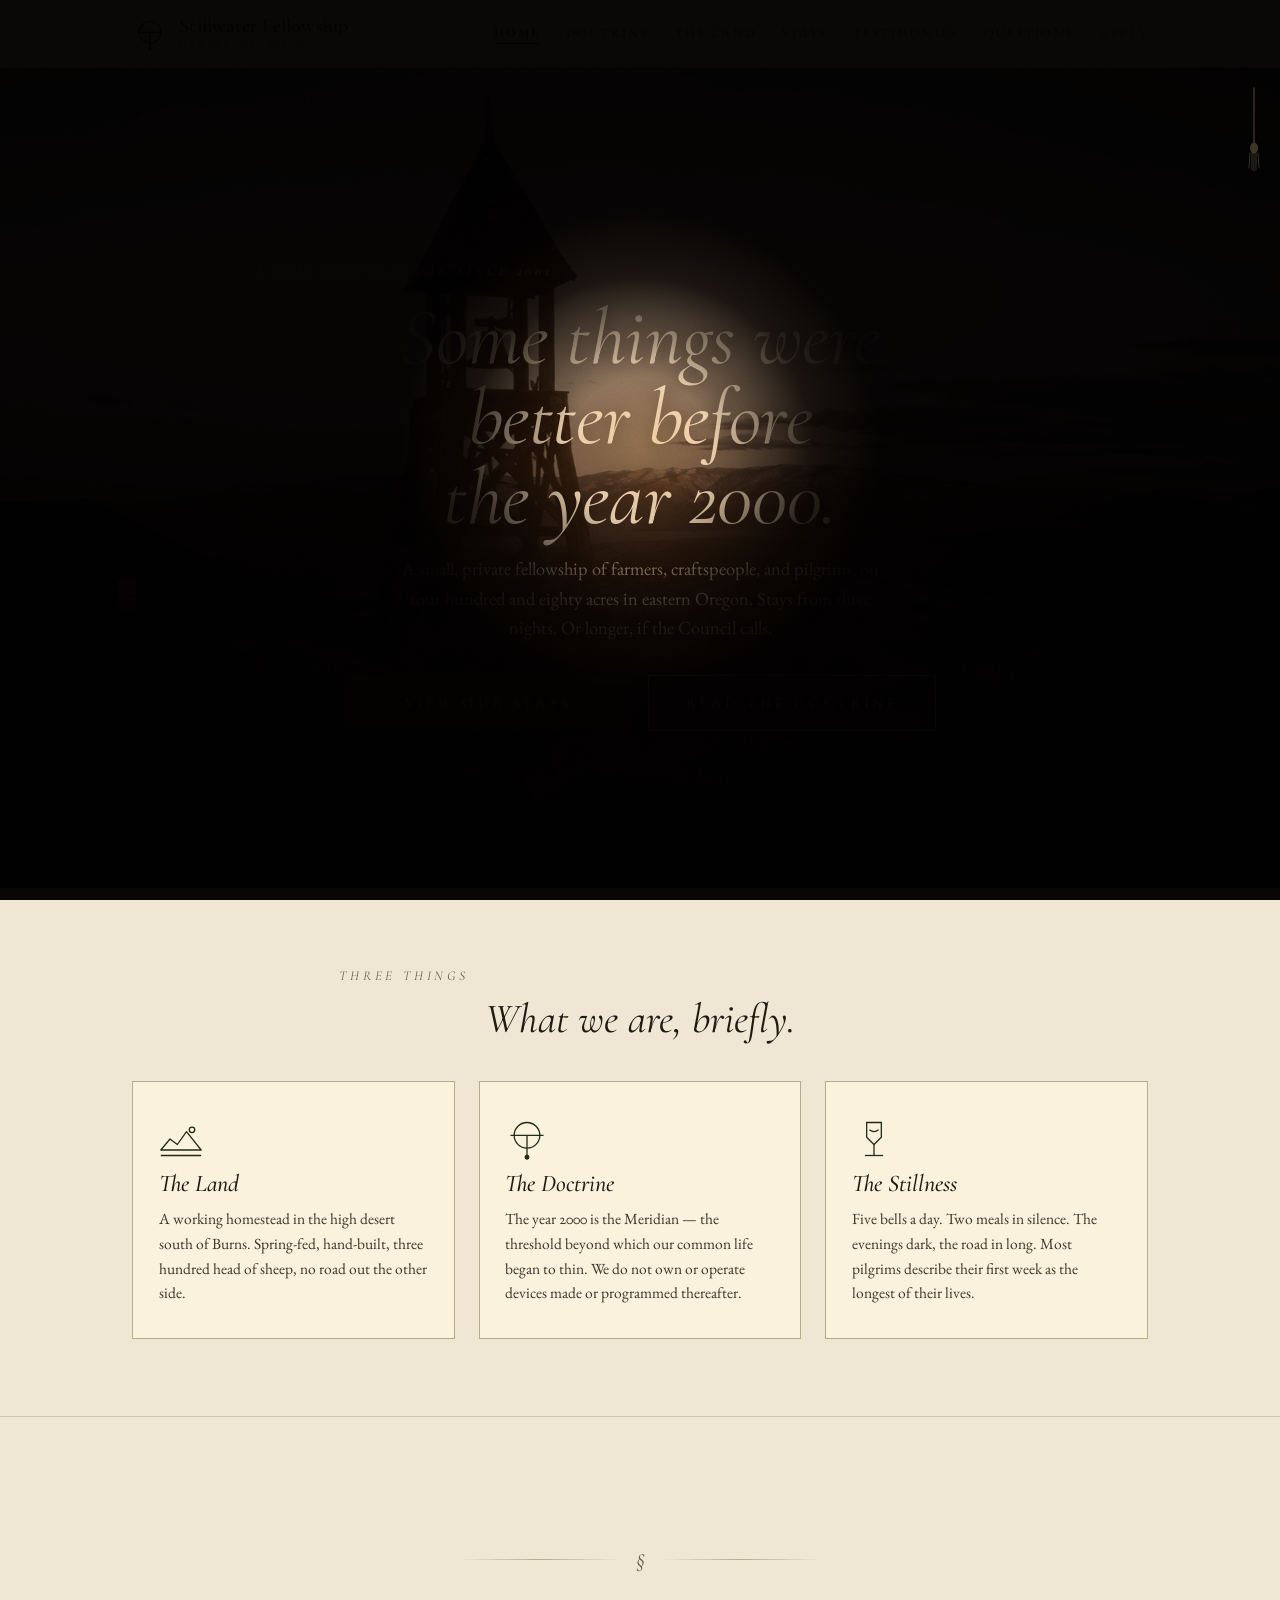
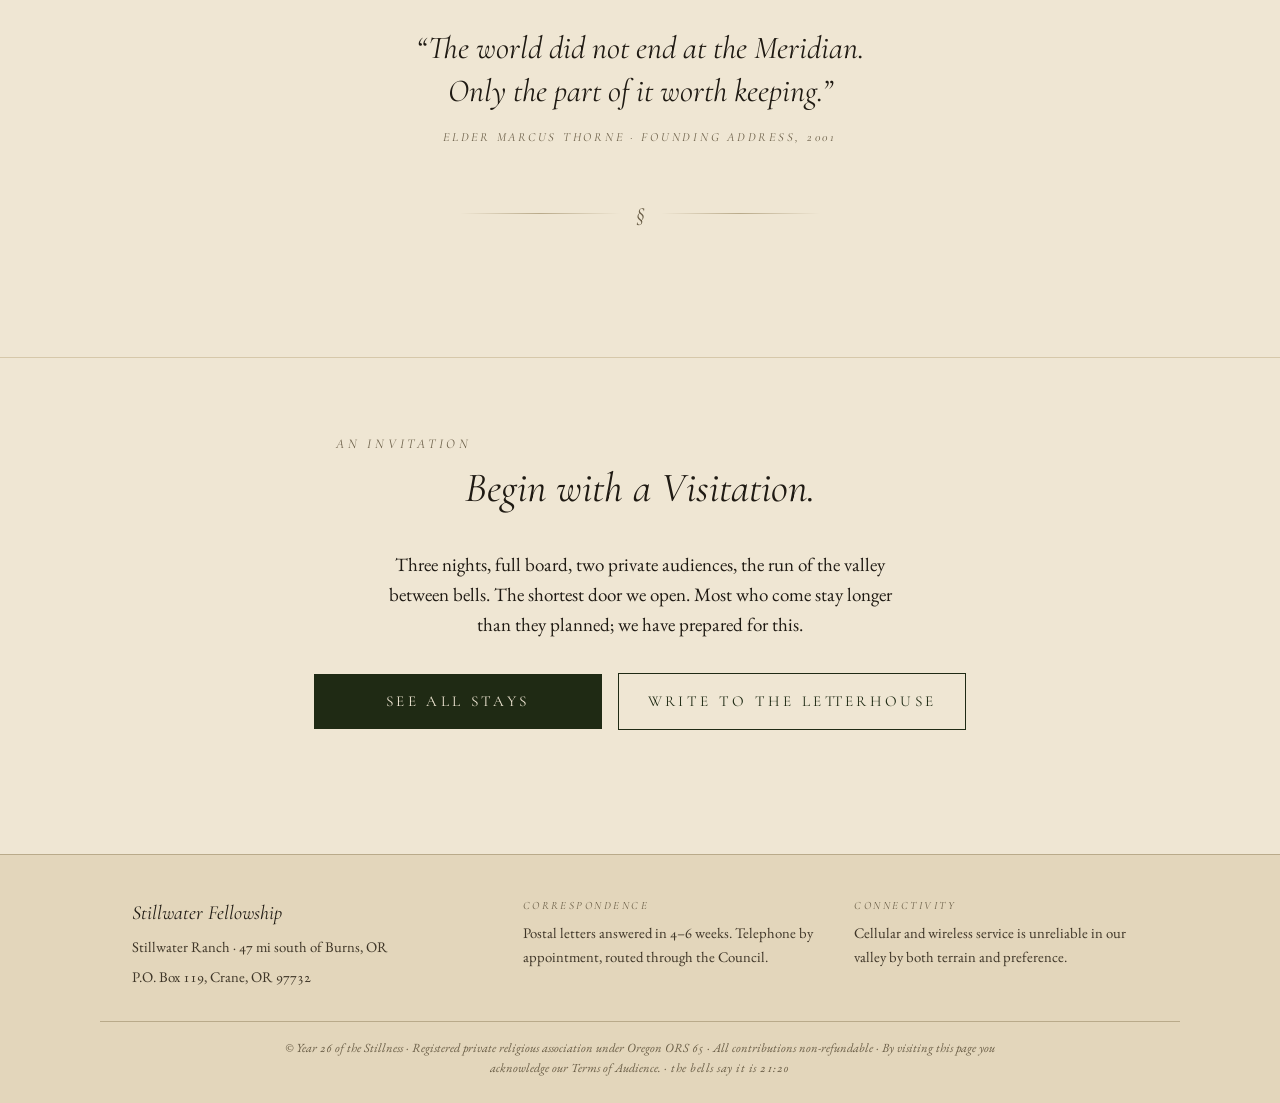
<file: index.html>
<!DOCTYPE html>
<html lang="en">
<head>
<meta charset="utf-8">
<meta name="viewport" content="width=device-width, initial-scale=1, viewport-fit=cover">
<meta name="theme-color" content="#1f1a13">
<title>The Stillwater Fellowship — Harney County, Oregon</title>
<meta name="description" content="A small, private fellowship in eastern Oregon keeping a calendar set before the year 2000.">
<link rel="stylesheet" href="styles.css">
<link rel="icon" href="data:image/svg+xml,%3Csvg xmlns='http://www.w3.org/2000/svg' viewBox='0 0 40 40'%3E%3Crect width='40' height='40' fill='%23efe6d3'/%3E%3Ccircle cx='20' cy='18' r='12' fill='none' stroke='%231f2a14' stroke-width='1.5'/%3E%3Cline x1='6' y1='18' x2='34' y2='18' stroke='%231f2a14' stroke-width='1.5'/%3E%3Cline x1='20' y1='18' x2='20' y2='38' stroke='%231f2a14' stroke-width='1.5'/%3E%3Ccircle cx='20' cy='37' r='1.6' fill='%231f2a14'/%3E%3C/svg%3E">
</head>
<body>

<header class="site-header">
  <div class="header-inner">
    <a class="brand" href="index.html" aria-label="The Stillwater Fellowship — home">
      <svg class="brand-mark" viewBox="0 0 40 40" aria-hidden="true">
        <circle cx="20" cy="18" r="12" fill="none" stroke="currentColor" stroke-width="1.4"/>
        <line x1="6"  y1="18" x2="34" y2="18" stroke="currentColor" stroke-width="1.4"/>
        <line x1="20" y1="18" x2="20" y2="38" stroke="currentColor" stroke-width="1.4"/>
        <circle cx="20" cy="37" r="1.7" fill="currentColor"/>
      </svg>
      <span class="brand-text">
        <span class="brand-name">Stillwater Fellowship</span>
        <span class="brand-tag">Harney Co · Est. 2001</span>
      </span>
    </a>
    <input id="nav-toggle" class="nav-toggle" type="checkbox" aria-label="Toggle navigation menu">
    <label for="nav-toggle" class="nav-button" aria-hidden="true">
      <span></span><span></span><span></span>
    </label>
    <nav class="primary-nav" aria-label="Primary">
      <a href="index.html" class="is-current">Home</a>
      <a href="doctrine.html">Doctrine</a>
      <a href="land.html">The Land</a>
      <a href="packages.html">Stays</a>
      <a href="testimonials.html">Testimonies</a>
      <a href="faq.html">Questions</a>
      <a href="apply.html">Apply</a>
    </nav>
  </div>
</header>

<section class="hero">
  <img class="hero-photo" src="assets/hero.png" alt="The bell tower at Stillwater Ranch at dusk, with the Steens Mountains in the distance and a single lit cabin window to the left.">

  <div class="hero-particles" aria-hidden="true">
    <i class="star"    style="top:6%;  left:11%; --td:3.4s; --fd:.4s"></i>
    <i class="star lg" style="top:4%;  left:24%; --td:4.6s; --fd:.7s"></i>
    <i class="star"    style="top:11%; left:38%; --td:3.8s; --fd:.5s"></i>
    <i class="star"    style="top:7%;  left:54%; --td:4.2s; --fd:.9s"></i>
    <i class="star lg" style="top:14%; left:67%; --td:5.1s; --fd:.3s"></i>
    <i class="star"    style="top:5%;  left:79%; --td:3.6s; --fd:.6s"></i>
    <i class="star"    style="top:17%; left:88%; --td:4.4s; --fd:.4s"></i>
    <i class="star"    style="top:21%; left:7%;  --td:4.0s; --fd:.8s"></i>
    <i class="star"    style="top:15%; left:30%; --td:5.0s; --fd:1.1s"></i>
    <i class="star"    style="top:8%;  left:47%; --td:3.5s; --fd:1s"></i>
    <i class="star"    style="top:25%; left:61%; --td:4.3s; --fd:1.2s"></i>
    <i class="star lg" style="top:10%; left:93%; --td:4.8s; --fd:.5s"></i>
    <i class="star"    style="top:20%; left:46%; --td:3.9s; --fd:.7s"></i>
    <i class="star"    style="top:27%; left:22%; --td:4.5s; --fd:1.3s"></i>
    <i class="star"    style="top:13%; left:74%; --td:3.7s; --fd:.9s"></i>

    <i class="ember" style="left:18%; --d:0s;   --dur:7s;   --drift: 14px"></i>
    <i class="ember" style="left:32%; --d:1.6s; --dur:8.5s; --drift:-22px"></i>
    <i class="ember" style="left:44%; --d:0.6s; --dur:7.5s; --drift: 18px"></i>
    <i class="ember" style="left:56%; --d:2.8s; --dur:6.5s; --drift:-12px"></i>
    <i class="ember" style="left:68%; --d:1.1s; --dur:8s;   --drift: 24px"></i>
    <i class="ember" style="left:24%; --d:3.4s; --dur:9s;   --drift:-16px"></i>
    <i class="ember" style="left:78%; --d:4.2s; --dur:6.8s; --drift: 10px"></i>
    <i class="ember" style="left:50%; --d:5.4s; --dur:8.2s; --drift:-20px"></i>
  </div>

  <div class="hero-content">
    <p class="eyebrow">A Quieter Calendar Since 2001</p>
    <h1 class="reveal-words" aria-label="Some things were better before the year 2000.">
      <span class="word" style="--i:0" aria-hidden="true">Some</span>
      <span class="word" style="--i:1" aria-hidden="true">things</span>
      <span class="word" style="--i:2" aria-hidden="true">were</span>
      <span class="word" style="--i:3" aria-hidden="true">better</span>
      <span class="word" style="--i:4" aria-hidden="true">before</span>
      <span class="word" style="--i:5" aria-hidden="true">the</span>
      <span class="word" style="--i:6" aria-hidden="true">year</span>
      <span class="word" style="--i:7" aria-hidden="true">2000.</span>
    </h1>
    <p class="lede">A small, private fellowship of farmers, craftspeople, and pilgrims, on four hundred and eighty acres in eastern Oregon. Stays from three nights. Or longer, if the Council calls.</p>
    <div class="cta-row">
      <a href="packages.html" class="btn">View Our Stays</a>
      <a href="doctrine.html" class="btn btn-ghost">Read the Doctrine</a>
    </div>
  </div>
</section>

<section>
  <div class="container">
    <p class="eyebrow center section-eyebrow">Three Things</p>
    <h2 class="section-title">What we are, briefly.</h2>
    <div class="tiles">
      <article class="tile">
        <svg class="tile-icon" viewBox="0 0 48 48" fill="none" stroke="currentColor" stroke-width="1.4" aria-hidden="true">
          <path d="M2 36 L12 24 L20 30 L30 16 L46 36 Z" stroke-linejoin="round"/>
          <circle cx="36" cy="14" r="3"/>
          <line x1="2" y1="42" x2="46" y2="42"/>
        </svg>
        <h3>The Land</h3>
        <p>A working homestead in the high desert south of Burns. Spring-fed, hand-built, three hundred head of sheep, no road out the other side.</p>
      </article>
      <article class="tile">
        <svg class="tile-icon" viewBox="0 0 48 48" fill="none" stroke="currentColor" stroke-width="1.4" aria-hidden="true">
          <circle cx="24" cy="20" r="14"/>
          <line x1="6"  y1="20" x2="42" y2="20"/>
          <line x1="24" y1="20" x2="24" y2="44"/>
          <circle cx="24" cy="44" r="2" fill="currentColor"/>
        </svg>
        <h3>The Doctrine</h3>
        <p>The year 2000 is the Meridian — the threshold beyond which our common life began to thin. We do not own or operate devices made or programmed thereafter.</p>
      </article>
      <article class="tile">
        <svg class="tile-icon" viewBox="0 0 48 48" fill="none" stroke="currentColor" stroke-width="1.4" aria-hidden="true">
          <path d="M16 6 L32 6 L32 22 L24 30 L16 22 Z"/>
          <line x1="24" y1="30" x2="24" y2="42"/>
          <path d="M14 42 L34 42"/>
          <path d="M19 14 Q24 18 29 14"/>
        </svg>
        <h3>The Stillness</h3>
        <p>Five bells a day. Two meals in silence. The evenings dark, the road in long. Most pilgrims describe their first week as the longest of their lives.</p>
      </article>
    </div>
  </div>
</section>

<section>
  <div class="container">
    <div class="rule-ornament"><span class="glyph">§</span></div>
    <p class="pullquote">&ldquo;The world did not end at the Meridian. Only the part of it worth keeping.&rdquo;</p>
    <p class="pullquote-attr">Elder Marcus Thorne · Founding Address, 2001</p>
    <div class="rule-ornament"><span class="glyph">§</span></div>
  </div>
</section>

<section>
  <div class="container">
    <p class="eyebrow center section-eyebrow">An Invitation</p>
    <h2 class="section-title">Begin with a Visitation.</h2>
    <div class="prose center" style="text-align: center;">
      <p>Three nights, full board, two private audiences, the run of the valley between bells. The shortest door we open. Most who come stay longer than they planned; we have prepared for this.</p>
    </div>
    <div class="cta-row">
      <a href="packages.html" class="btn">See All Stays</a>
      <a href="apply.html" class="btn btn-ghost">Write to the Letterhouse</a>
    </div>
  </div>
</section>

<footer class="site-footer">
  <div class="footer-grid">
    <div>
      <p class="footer-brand">Stillwater Fellowship</p>
      <p>Stillwater Ranch · 47 mi south of Burns, OR</p>
      <p>P.O. Box 119, Crane, OR 97732</p>
    </div>
    <div>
      <p class="footer-heading">Correspondence</p>
      <p>Postal letters answered in 4–6 weeks. Telephone by appointment, routed through the Council.</p>
    </div>
    <div>
      <p class="footer-heading">Connectivity</p>
      <p>Cellular and wireless service is unreliable in our valley by both terrain and preference.</p>
    </div>
  </div>
  <p class="footer-fineprint">© Year 26 of the Stillness · Registered private religious association under Oregon ORS 65 · All contributions non-refundable · By visiting this page you acknowledge our Terms of Audience.</p>
</footer>

<script src="vigil.js" defer></script>
</body>
</html>
</file>
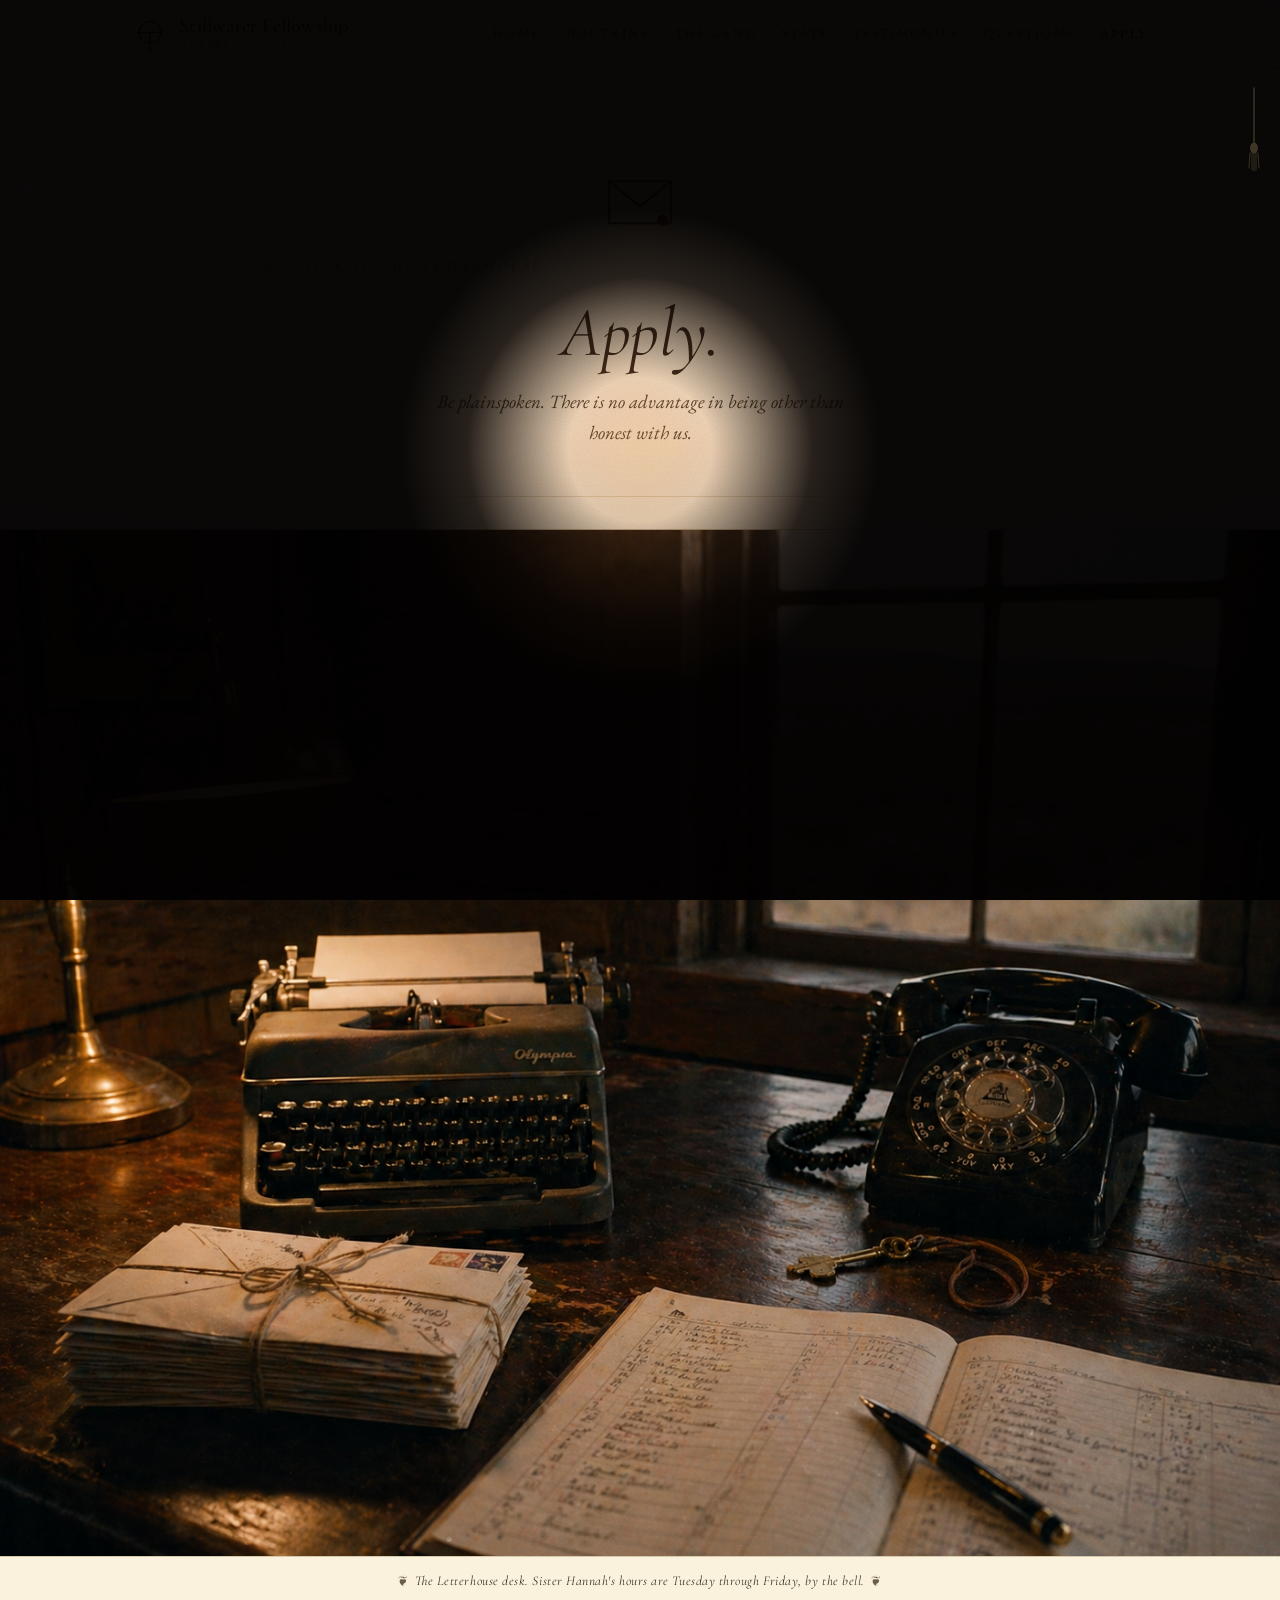
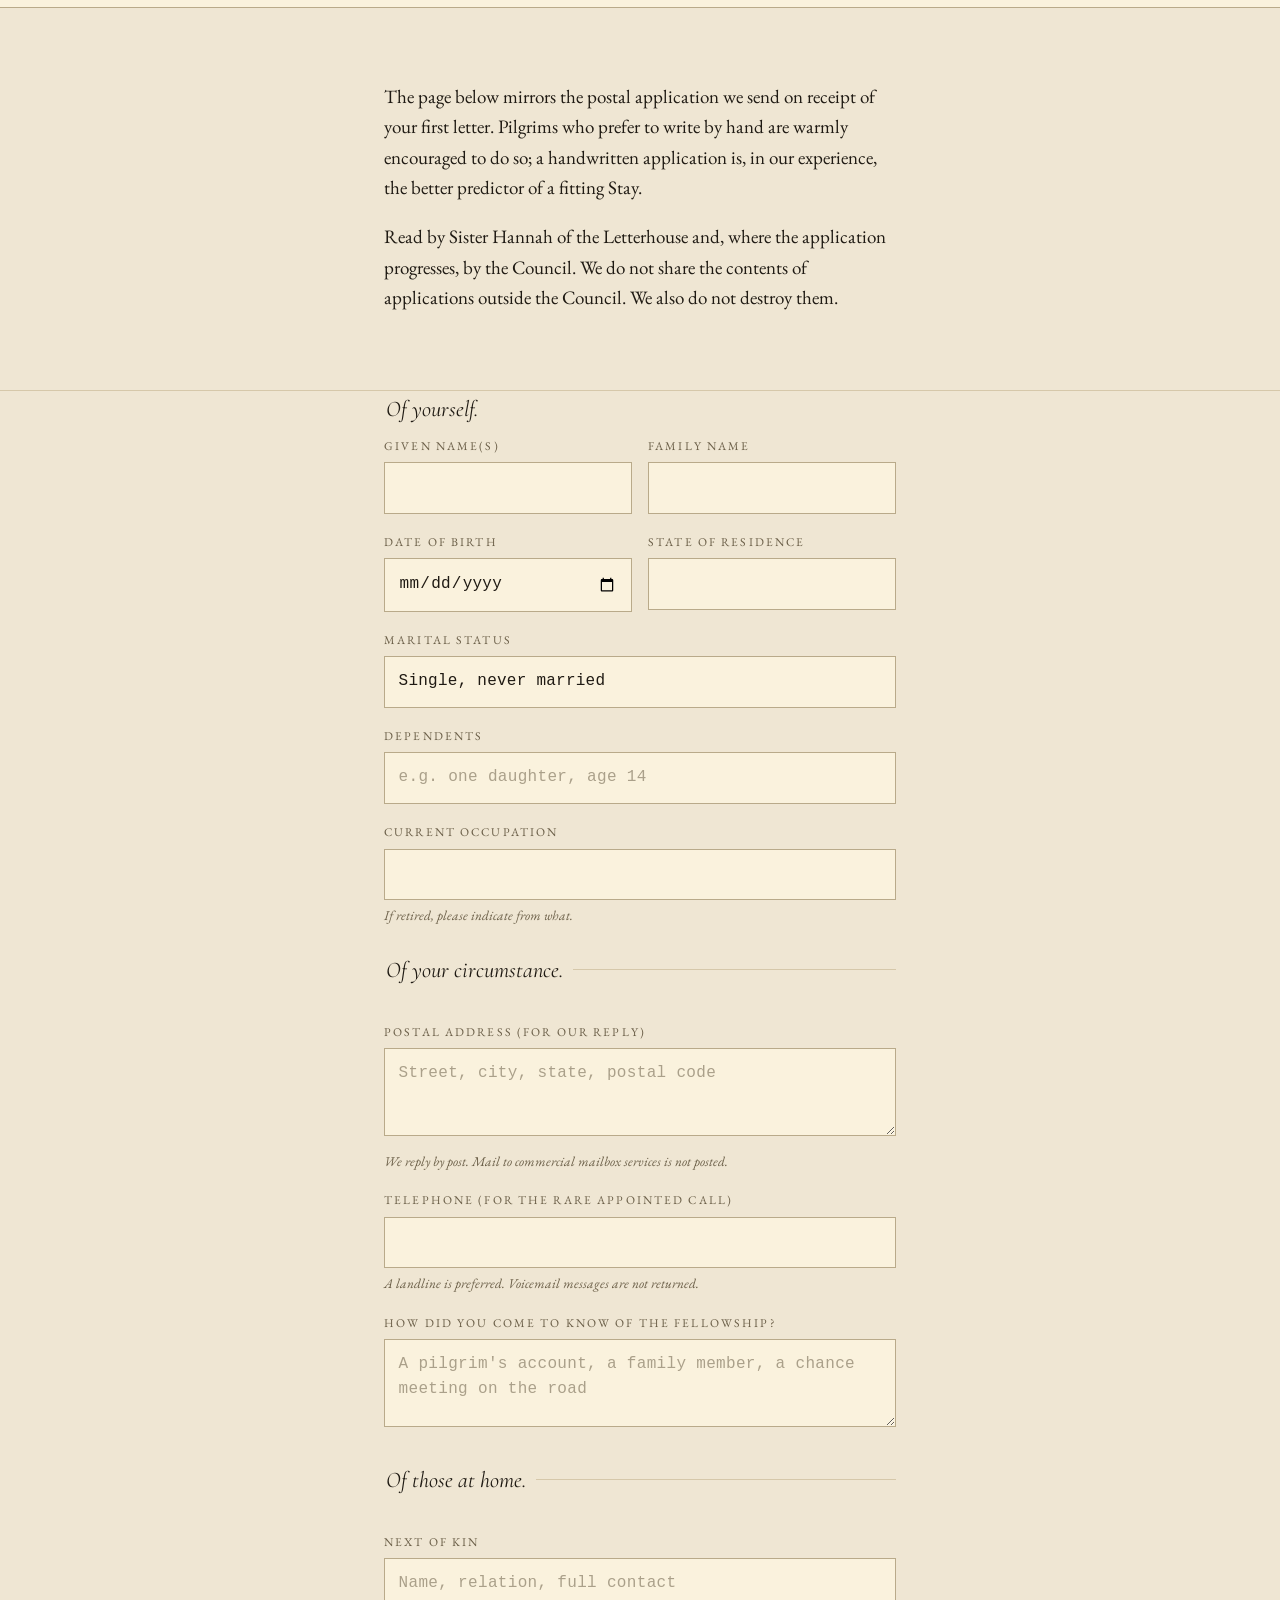
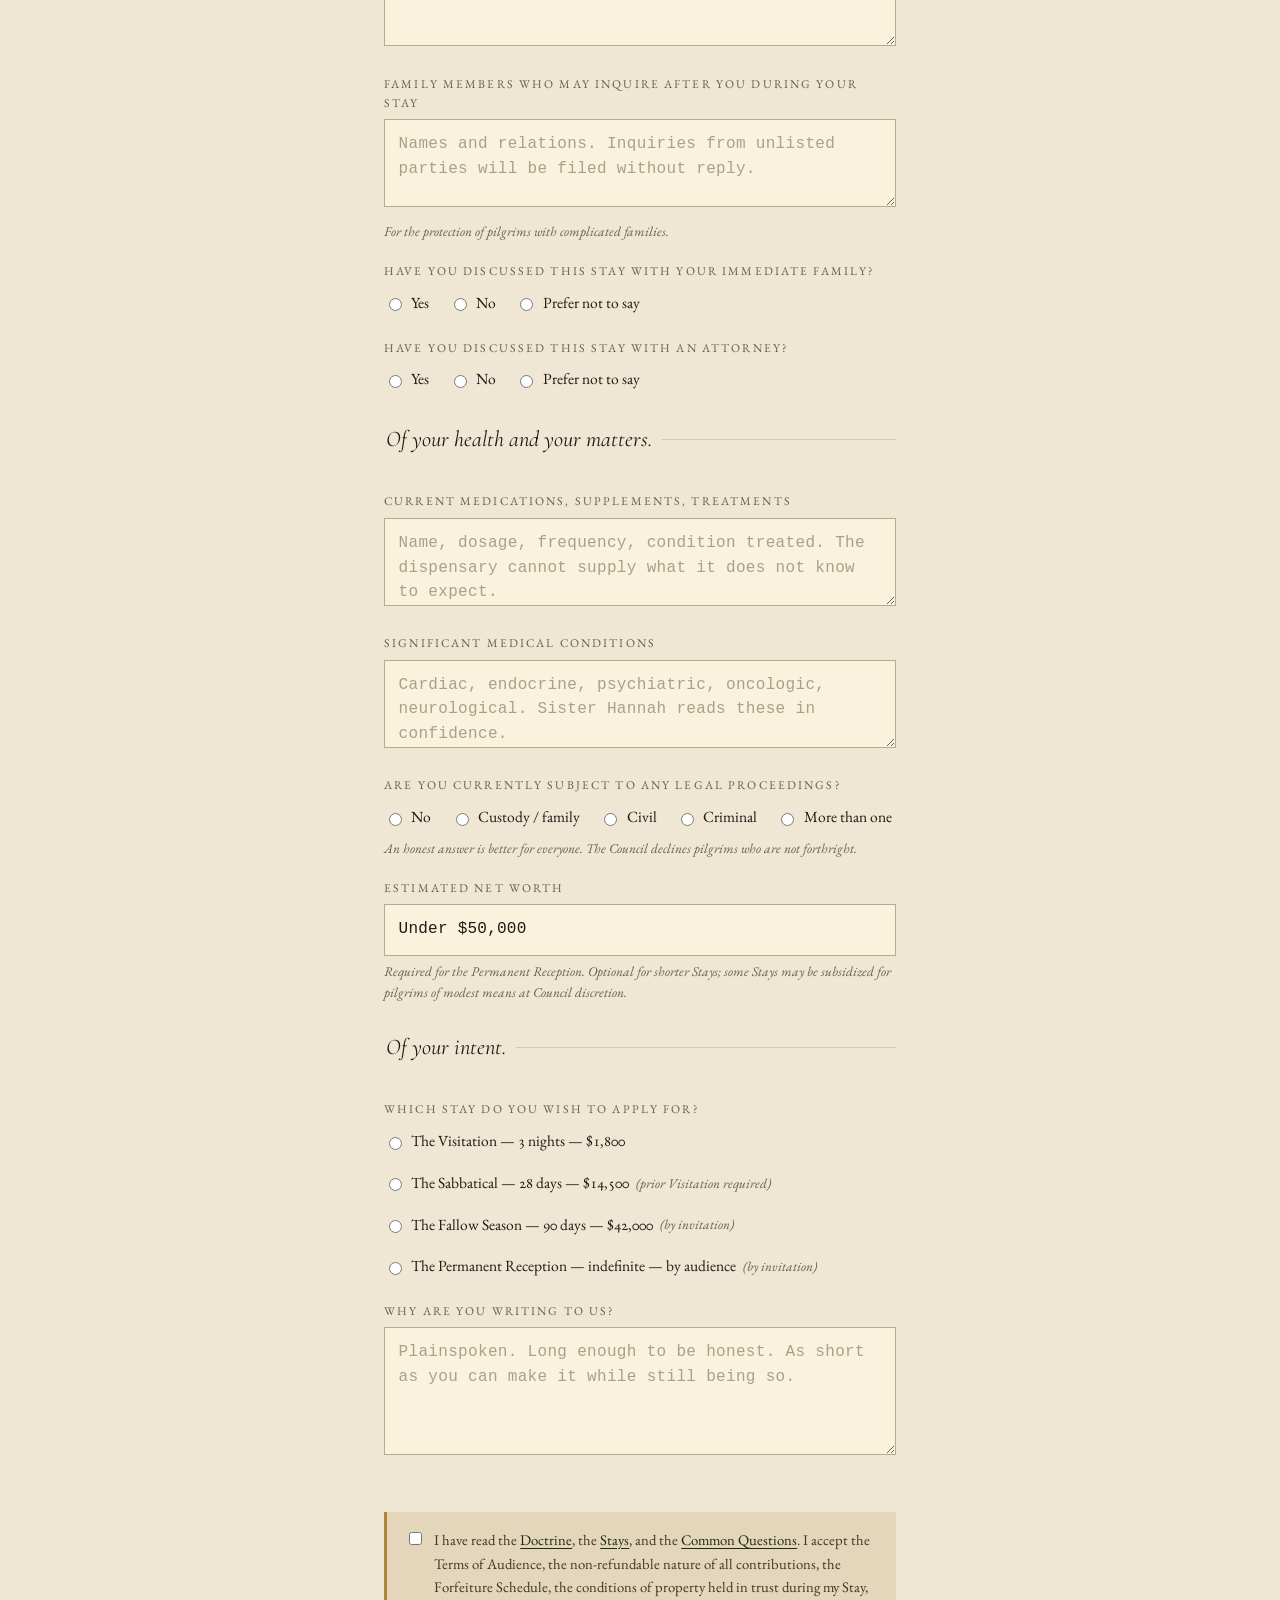
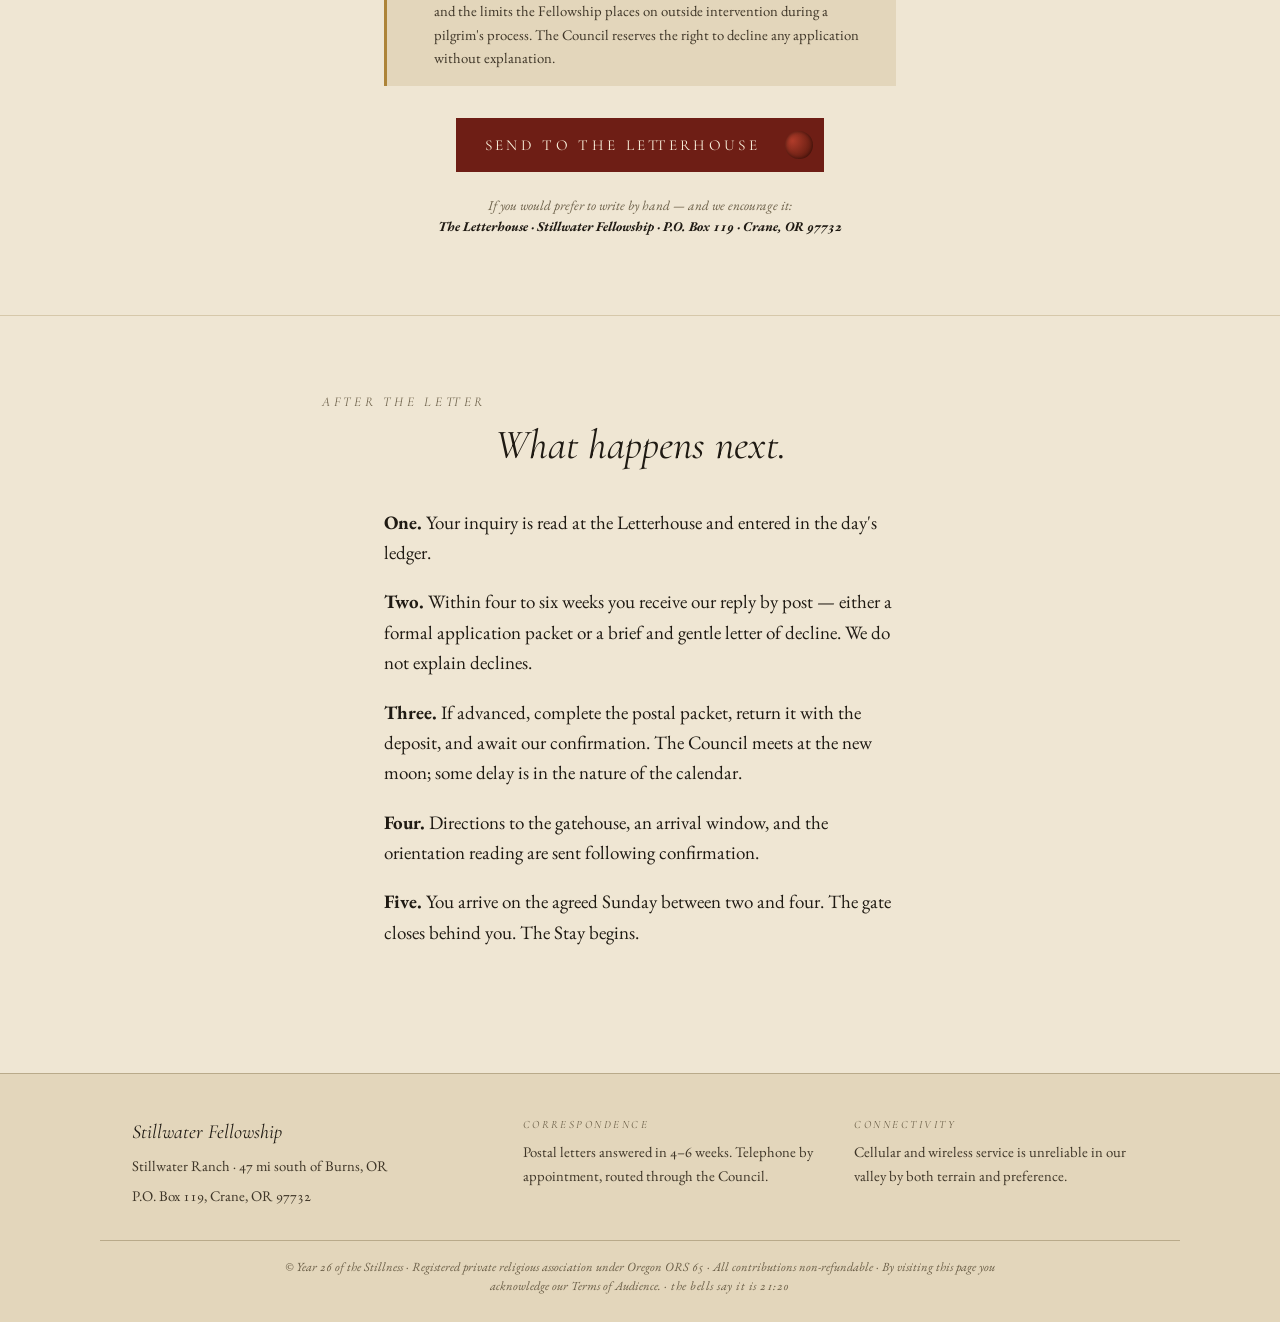
<file: apply.html>
<!DOCTYPE html>
<html lang="en">
<head>
<meta charset="utf-8">
<meta name="viewport" content="width=device-width, initial-scale=1, viewport-fit=cover">
<meta name="theme-color" content="#efe6d3">
<title>Apply — The Stillwater Fellowship</title>
<meta name="description" content="The Letterhouse application. Begin your correspondence with the Fellowship.">
<link rel="stylesheet" href="styles.css">
<link rel="icon" href="data:image/svg+xml,%3Csvg xmlns='http://www.w3.org/2000/svg' viewBox='0 0 40 40'%3E%3Crect width='40' height='40' fill='%23efe6d3'/%3E%3Ccircle cx='20' cy='18' r='12' fill='none' stroke='%231f2a14' stroke-width='1.5'/%3E%3Cline x1='6' y1='18' x2='34' y2='18' stroke='%231f2a14' stroke-width='1.5'/%3E%3Cline x1='20' y1='18' x2='20' y2='38' stroke='%231f2a14' stroke-width='1.5'/%3E%3Ccircle cx='20' cy='37' r='1.6' fill='%231f2a14'/%3E%3C/svg%3E">
</head>
<body>

<header class="site-header">
  <div class="header-inner">
    <a class="brand" href="index.html" aria-label="The Stillwater Fellowship — home">
      <svg class="brand-mark" viewBox="0 0 40 40" aria-hidden="true">
        <circle cx="20" cy="18" r="12" fill="none" stroke="currentColor" stroke-width="1.4"/>
        <line x1="6"  y1="18" x2="34" y2="18" stroke="currentColor" stroke-width="1.4"/>
        <line x1="20" y1="18" x2="20" y2="38" stroke="currentColor" stroke-width="1.4"/>
        <circle cx="20" cy="37" r="1.7" fill="currentColor"/>
      </svg>
      <span class="brand-text">
        <span class="brand-name">Stillwater Fellowship</span>
        <span class="brand-tag">Harney Co · Est. 2001</span>
      </span>
    </a>
    <input id="nav-toggle" class="nav-toggle" type="checkbox" aria-label="Toggle navigation menu">
    <label for="nav-toggle" class="nav-button" aria-hidden="true">
      <span></span><span></span><span></span>
    </label>
    <nav class="primary-nav" aria-label="Primary">
      <a href="index.html">Home</a>
      <a href="doctrine.html">Doctrine</a>
      <a href="land.html">The Land</a>
      <a href="packages.html">Stays</a>
      <a href="testimonials.html">Testimonies</a>
      <a href="faq.html">Questions</a>
      <a href="apply.html" class="is-current">Apply</a>
    </nav>
  </div>
</header>

<div class="page-lead">
  <div class="container">
    <svg class="lead-icon" viewBox="0 0 60 60" fill="none" stroke="currentColor" stroke-width="1.4" aria-hidden="true">
      <path d="M8 18 L52 18 L52 48 L8 48 Z"/>
      <path d="M8 18 L30 36 L52 18"/>
      <circle cx="46" cy="46" r="4" fill="#6e1e15" stroke="none"/>
    </svg>
    <p class="eyebrow">A Letter to the Letterhouse</p>
    <h1>Apply.</h1>
    <p class="deck">Be plainspoken. There is no advantage in being other than honest with us.</p>
  </div>
</div>

<figure class="featured-photo">
  <img src="assets/typewriter.png" alt="The Letterhouse desk: an Olympia typewriter, brass desk lamp, black rotary telephone, a bound stack of unopened letters tied with twine, an open ledger written in fountain pen, and a brass key on a cord, with a window opening onto sage country at sunset.">
  <figcaption>The Letterhouse desk. Sister Hannah's hours are Tuesday through Friday, by the bell.</figcaption>
</figure>

<section style="padding-top: clamp(1.6rem, 5vw, 2.6rem);">
  <div class="prose">
    <p>The page below mirrors the postal application we send on receipt of your first letter. Pilgrims who prefer to write by hand are warmly encouraged to do so; a handwritten application is, in our experience, the better predictor of a fitting Stay.</p>
    <p>Read by Sister Hannah of the Letterhouse and, where the application progresses, by the Council. We do not share the contents of applications outside the Council. We also do not destroy them.</p>
  </div>
</section>

<section style="padding-top: 0;">
  <form class="apply-form" onsubmit="event.preventDefault(); var c = document.getElementById('confirmation'); c.classList.add('is-visible'); c.scrollIntoView({behavior:'smooth', block:'center'});">

    <fieldset>
      <legend>Of yourself.</legend>

      <div class="field-row">
        <div class="field">
          <label for="given">Given Name(s)</label>
          <input type="text" id="given" name="given" autocomplete="given-name">
        </div>
        <div class="field">
          <label for="family">Family Name</label>
          <input type="text" id="family" name="family" autocomplete="family-name">
        </div>
      </div>

      <div class="field-row">
        <div class="field">
          <label for="dob">Date of Birth</label>
          <input type="date" id="dob" name="dob">
        </div>
        <div class="field">
          <label for="state">State of Residence</label>
          <input type="text" id="state" name="state">
        </div>
      </div>

      <div class="field">
        <label for="marital">Marital Status</label>
        <select id="marital" name="marital">
          <option>Single, never married</option>
          <option>Married</option>
          <option>Separated, not yet divorced</option>
          <option>Divorced</option>
          <option>Widowed</option>
          <option>Other (please describe in the postal application)</option>
        </select>
      </div>

      <div class="field">
        <label for="dependents">Dependents</label>
        <input type="text" id="dependents" name="dependents" placeholder="e.g. one daughter, age 14">
      </div>

      <div class="field">
        <label for="employment">Current Occupation</label>
        <input type="text" id="employment" name="employment">
        <span class="hint">If retired, please indicate from what.</span>
      </div>
    </fieldset>

    <fieldset>
      <legend>Of your circumstance.</legend>

      <div class="field">
        <label for="postal">Postal Address (for our reply)</label>
        <textarea id="postal" name="postal" placeholder="Street, city, state, postal code"></textarea>
        <span class="hint">We reply by post. Mail to commercial mailbox services is not posted.</span>
      </div>

      <div class="field">
        <label for="phone">Telephone (for the rare appointed call)</label>
        <input type="tel" id="phone" name="phone">
        <span class="hint">A landline is preferred. Voicemail messages are not returned.</span>
      </div>

      <div class="field">
        <label for="referral">How did you come to know of the Fellowship?</label>
        <textarea id="referral" name="referral" placeholder="A pilgrim's account, a family member, a chance meeting on the road"></textarea>
      </div>
    </fieldset>

    <fieldset>
      <legend>Of those at home.</legend>

      <div class="field">
        <label for="nok">Next of Kin</label>
        <textarea id="nok" name="nok" placeholder="Name, relation, full contact"></textarea>
      </div>

      <div class="field">
        <label for="inquirers">Family members who may inquire after you during your Stay</label>
        <textarea id="inquirers" name="inquirers" placeholder="Names and relations. Inquiries from unlisted parties will be filed without reply."></textarea>
        <span class="hint">For the protection of pilgrims with complicated families.</span>
      </div>

      <div class="field">
        <label>Have you discussed this Stay with your immediate family?</label>
        <div class="radio-row">
          <label><input type="radio" name="discussed_family" value="yes"> Yes</label>
          <label><input type="radio" name="discussed_family" value="no"> No</label>
          <label><input type="radio" name="discussed_family" value="prefer"> Prefer not to say</label>
        </div>
      </div>

      <div class="field">
        <label>Have you discussed this Stay with an attorney?</label>
        <div class="radio-row">
          <label><input type="radio" name="discussed_atty" value="yes"> Yes</label>
          <label><input type="radio" name="discussed_atty" value="no"> No</label>
          <label><input type="radio" name="discussed_atty" value="prefer"> Prefer not to say</label>
        </div>
      </div>
    </fieldset>

    <fieldset>
      <legend>Of your health and your matters.</legend>

      <div class="field">
        <label for="medications">Current medications, supplements, treatments</label>
        <textarea id="medications" name="medications" placeholder="Name, dosage, frequency, condition treated. The dispensary cannot supply what it does not know to expect."></textarea>
      </div>

      <div class="field">
        <label for="conditions">Significant medical conditions</label>
        <textarea id="conditions" name="conditions" placeholder="Cardiac, endocrine, psychiatric, oncologic, neurological. Sister Hannah reads these in confidence."></textarea>
      </div>

      <div class="field">
        <label>Are you currently subject to any legal proceedings?</label>
        <div class="radio-row">
          <label><input type="radio" name="legal" value="no"> No</label>
          <label><input type="radio" name="legal" value="custody"> Custody / family</label>
          <label><input type="radio" name="legal" value="civil"> Civil</label>
          <label><input type="radio" name="legal" value="criminal"> Criminal</label>
          <label><input type="radio" name="legal" value="multiple"> More than one</label>
        </div>
        <span class="hint">An honest answer is better for everyone. The Council declines pilgrims who are not forthright.</span>
      </div>

      <div class="field">
        <label for="estate">Estimated net worth</label>
        <select id="estate" name="estate">
          <option>Under $50,000</option>
          <option>$50,000 – $250,000</option>
          <option>$250,000 – $1,000,000</option>
          <option>$1,000,000 – $5,000,000</option>
          <option>$5,000,000 – $25,000,000</option>
          <option>Above $25,000,000</option>
          <option>Prefer not to say</option>
        </select>
        <span class="hint">Required for the Permanent Reception. Optional for shorter Stays; some Stays may be subsidized for pilgrims of modest means at Council discretion.</span>
      </div>
    </fieldset>

    <fieldset>
      <legend>Of your intent.</legend>

      <div class="field">
        <label>Which Stay do you wish to apply for?</label>
        <div class="radio-row" style="flex-direction: column; gap: 0.6rem; align-items: flex-start;">
          <label><input type="radio" name="stay" value="visitation"> The Visitation — 3 nights — $1,800</label>
          <label><input type="radio" name="stay" value="sabbatical"> The Sabbatical — 28 days — $14,500 <span class="small">(prior Visitation required)</span></label>
          <label><input type="radio" name="stay" value="fallow"> The Fallow Season — 90 days — $42,000 <span class="small">(by invitation)</span></label>
          <label><input type="radio" name="stay" value="permanent"> The Permanent Reception — indefinite — by audience <span class="small">(by invitation)</span></label>
        </div>
      </div>

      <div class="field">
        <label for="why">Why are you writing to us?</label>
        <textarea id="why" name="why" placeholder="Plainspoken. Long enough to be honest. As short as you can make it while still being so." style="min-height: 8rem;"></textarea>
      </div>
    </fieldset>

    <div class="consent">
      <label>
        <input type="checkbox" name="consent">
        <span>I have read the <a href="doctrine.html">Doctrine</a>, the <a href="packages.html">Stays</a>, and the <a href="faq.html">Common Questions</a>. I accept the Terms of Audience, the non-refundable nature of all contributions, the Forfeiture Schedule, the conditions of property held in trust during my Stay, and the limits the Fellowship places on outside intervention during a pilgrim's process. The Council reserves the right to decline any application without explanation.</span>
      </label>
    </div>

    <div class="cta-row">
      <button type="submit" class="btn btn-wax">Send to the Letterhouse</button>
    </div>

    <p class="small center" style="margin-top: 1.4rem;">If you would prefer to write by hand — and we encourage it:<br><strong style="font-style: italic; color: var(--ink);">The Letterhouse · Stillwater Fellowship · P.O. Box 119 · Crane, OR 97732</strong></p>

    <div id="confirmation" class="stamp-confirmation" aria-live="polite">
      <div class="received-stamp">
        <svg viewBox="0 0 200 200" xmlns="http://www.w3.org/2000/svg" aria-hidden="true">
          <defs>
            <path id="arc-top" d="M 32 100 A 70 70 0 0 1 168 100" fill="none"/>
            <path id="arc-bot" d="M 32 100 A 70 70 0 0 0 168 100" fill="none"/>
          </defs>
          <circle cx="100" cy="100" r="92" fill="none" stroke="currentColor" stroke-width="2.6"/>
          <circle cx="100" cy="100" r="80" fill="none" stroke="currentColor" stroke-width="1.2"/>
          <text class="stamp-curved" font-size="11">
            <textPath href="#arc-top" startOffset="50%" text-anchor="middle">★  THE LETTERHOUSE  ★  CRANE OREGON  ★</textPath>
          </text>
          <text class="stamp-curved" font-size="9">
            <textPath href="#arc-bot" startOffset="50%" text-anchor="middle" side="right">STILLWATER FELLOWSHIP · YEAR XXVI OF THE STILLNESS</textPath>
          </text>
          <text x="100" y="98" text-anchor="middle" class="stamp-big" font-size="28">RECEIVED</text>
          <text x="100" y="120" text-anchor="middle" class="stamp-date" font-size="11">26 · IV · MMXXVI</text>
          <line x1="38" y1="105" x2="58"  y2="105" stroke="currentColor" stroke-width="1.2"/>
          <line x1="142" y1="105" x2="162" y2="105" stroke="currentColor" stroke-width="1.2"/>
        </svg>
      </div>
      <h3 style="font-style: italic; font-weight: 500; margin: 0 0 0.5rem;">Your inquiry has been received.</h3>
      <p style="text-align: center; max-width: 32rem; margin: 0 auto;">The Letterhouse will respond by post within four to six weeks. We do not acknowledge receipt by other means. We thank you for the patience of the season ahead.</p>
    </div>
  </form>
</section>

<section>
  <div class="container">
    <p class="eyebrow center section-eyebrow">After the Letter</p>
    <h2 class="section-title">What happens next.</h2>
    <div class="prose">
      <p><strong>One.</strong> Your inquiry is read at the Letterhouse and entered in the day's ledger.</p>
      <p><strong>Two.</strong> Within four to six weeks you receive our reply by post — either a formal application packet or a brief and gentle letter of decline. We do not explain declines.</p>
      <p><strong>Three.</strong> If advanced, complete the postal packet, return it with the deposit, and await our confirmation. The Council meets at the new moon; some delay is in the nature of the calendar.</p>
      <p><strong>Four.</strong> Directions to the gatehouse, an arrival window, and the orientation reading are sent following confirmation.</p>
      <p><strong>Five.</strong> You arrive on the agreed Sunday between two and four. The gate closes behind you. The Stay begins.</p>
    </div>
  </div>
</section>

<footer class="site-footer">
  <div class="footer-grid">
    <div>
      <p class="footer-brand">Stillwater Fellowship</p>
      <p>Stillwater Ranch · 47 mi south of Burns, OR</p>
      <p>P.O. Box 119, Crane, OR 97732</p>
    </div>
    <div>
      <p class="footer-heading">Correspondence</p>
      <p>Postal letters answered in 4–6 weeks. Telephone by appointment, routed through the Council.</p>
    </div>
    <div>
      <p class="footer-heading">Connectivity</p>
      <p>Cellular and wireless service is unreliable in our valley by both terrain and preference.</p>
    </div>
  </div>
  <p class="footer-fineprint">© Year 26 of the Stillness · Registered private religious association under Oregon ORS 65 · All contributions non-refundable · By visiting this page you acknowledge our Terms of Audience.</p>
</footer>

<script src="vigil.js" defer></script>
</body>
</html>
</file>
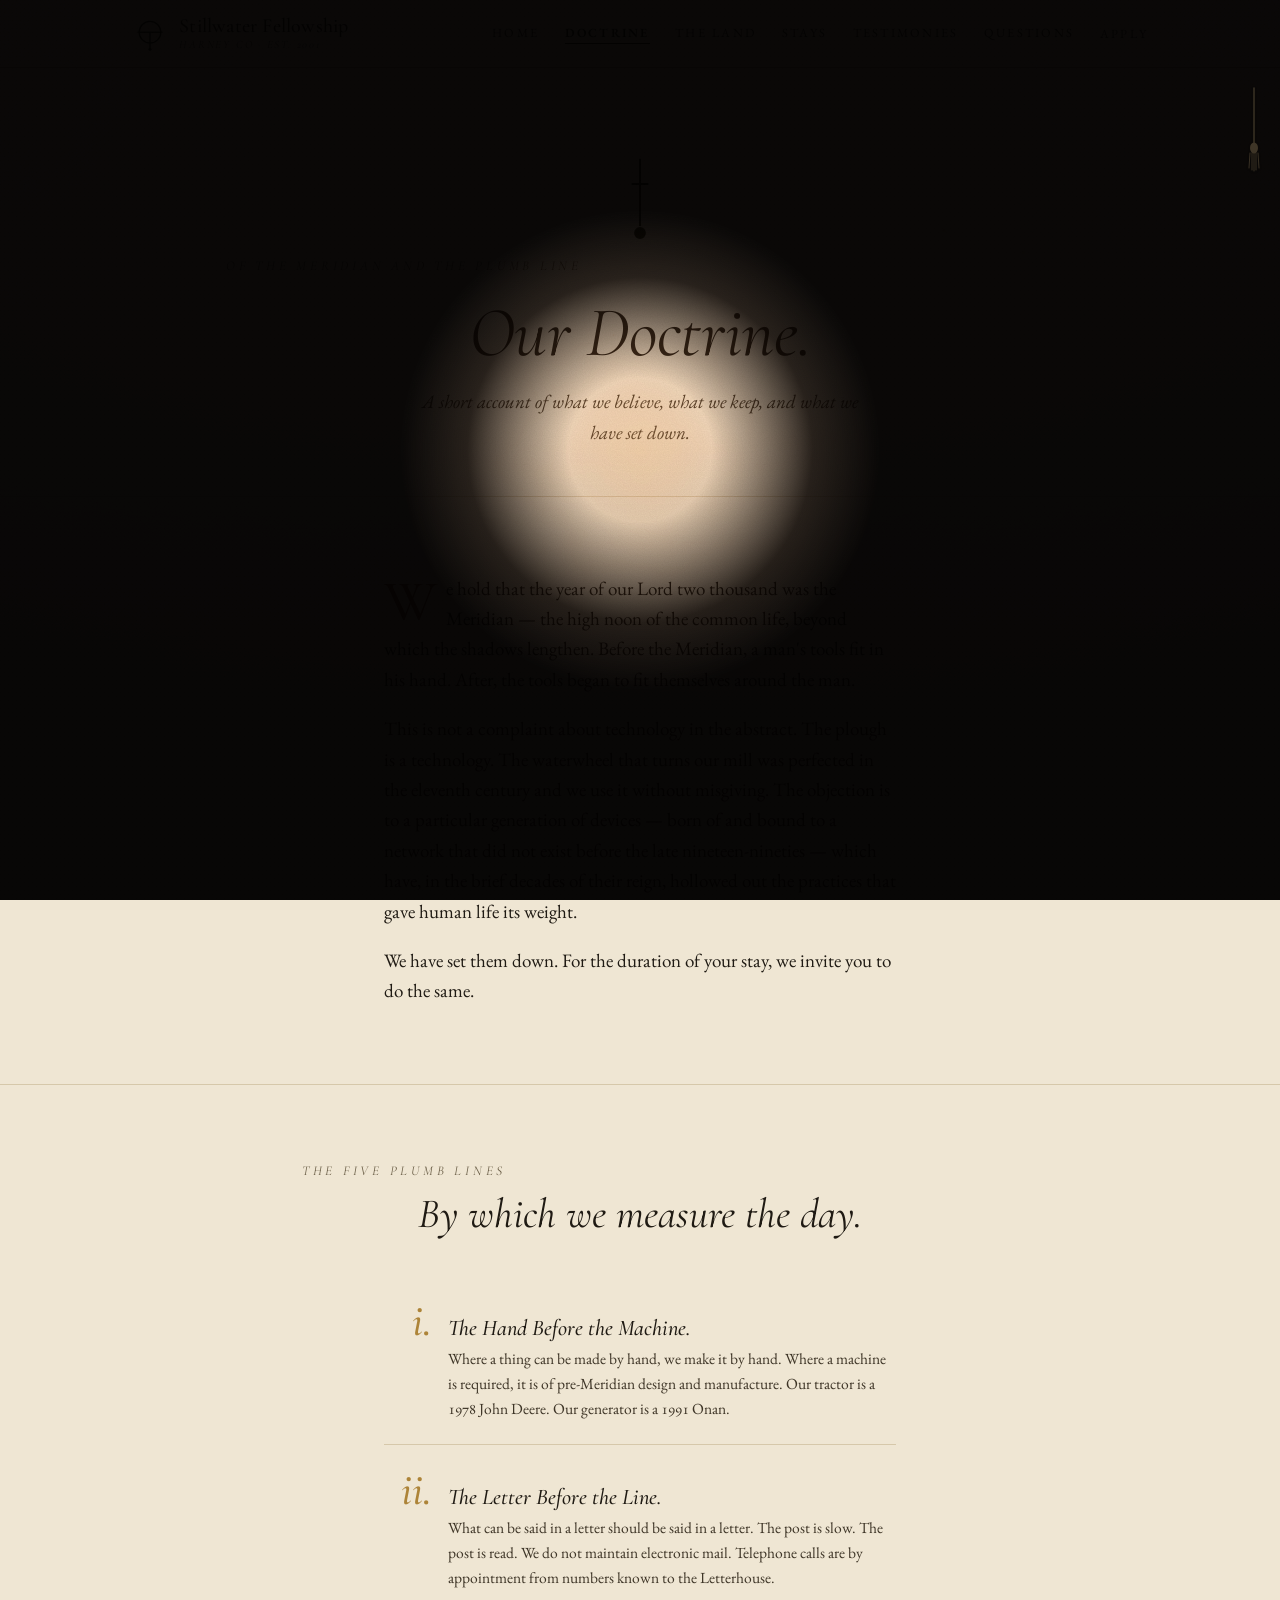
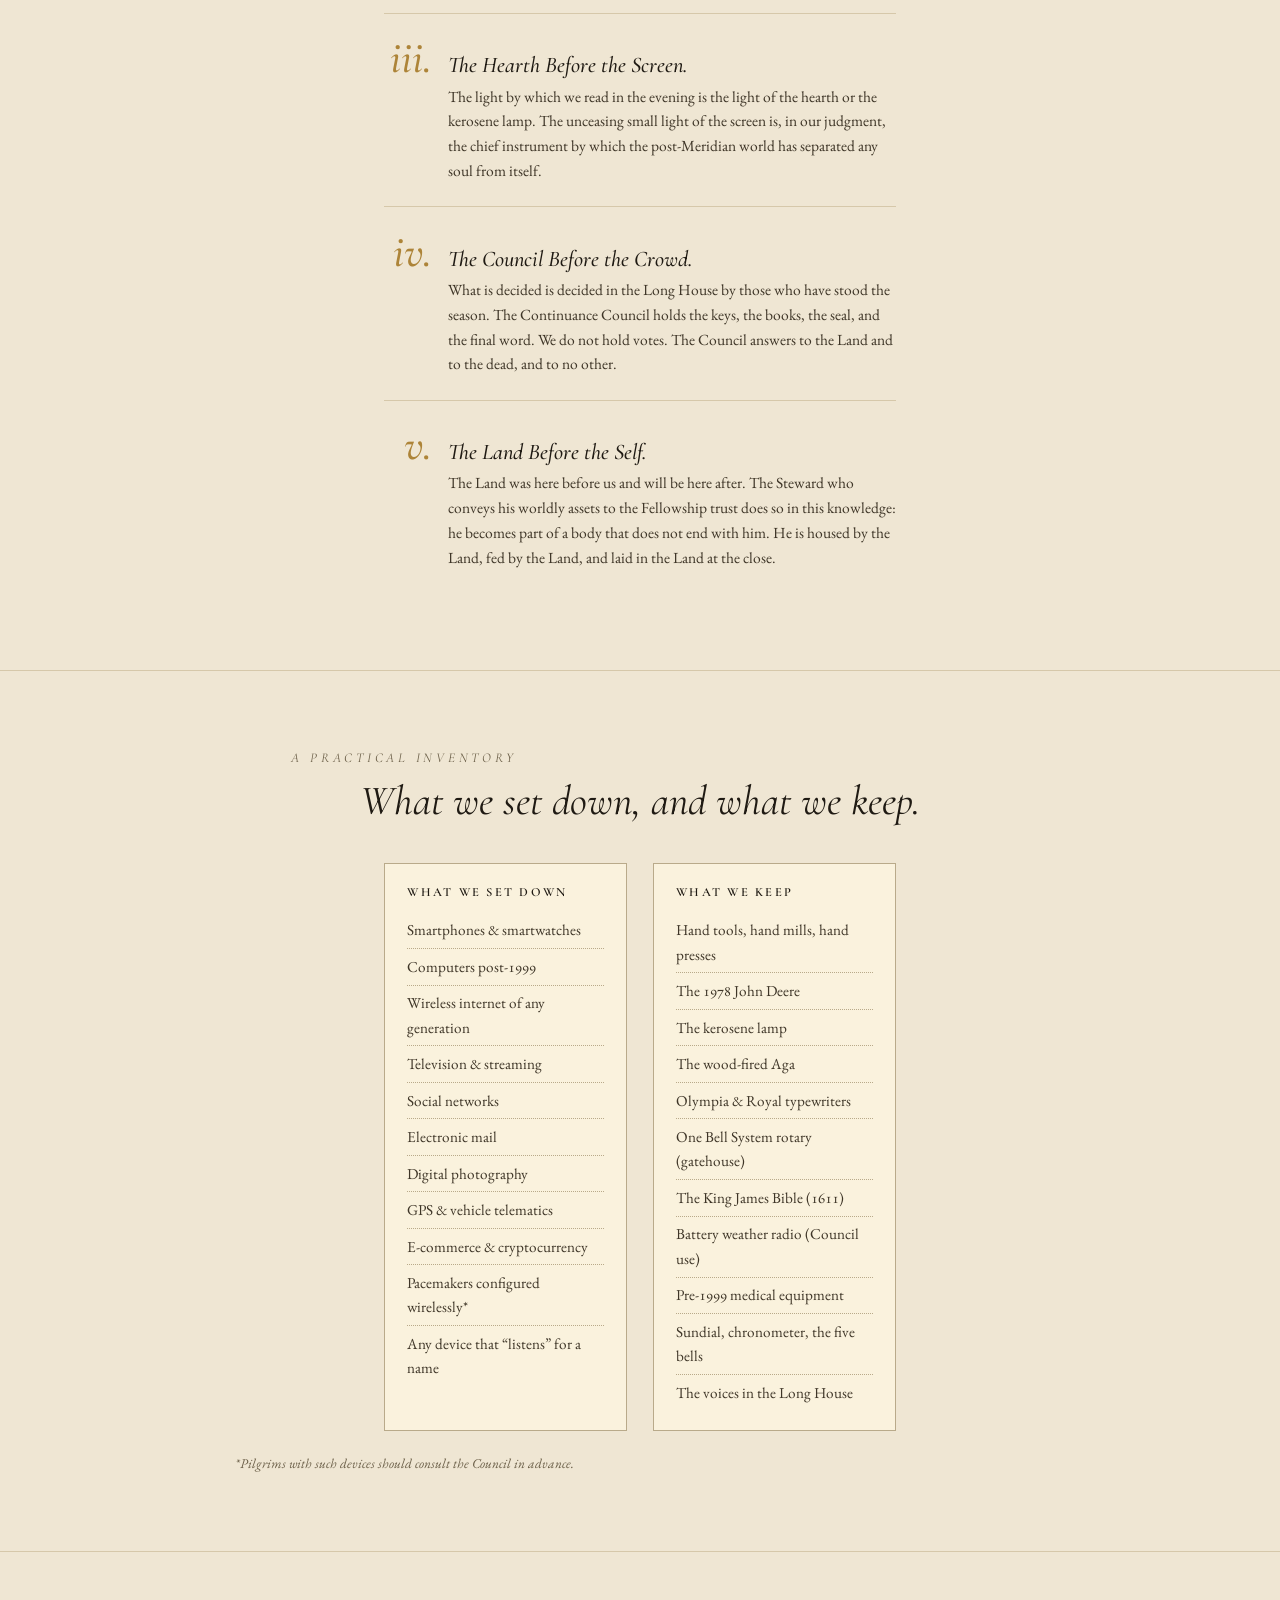
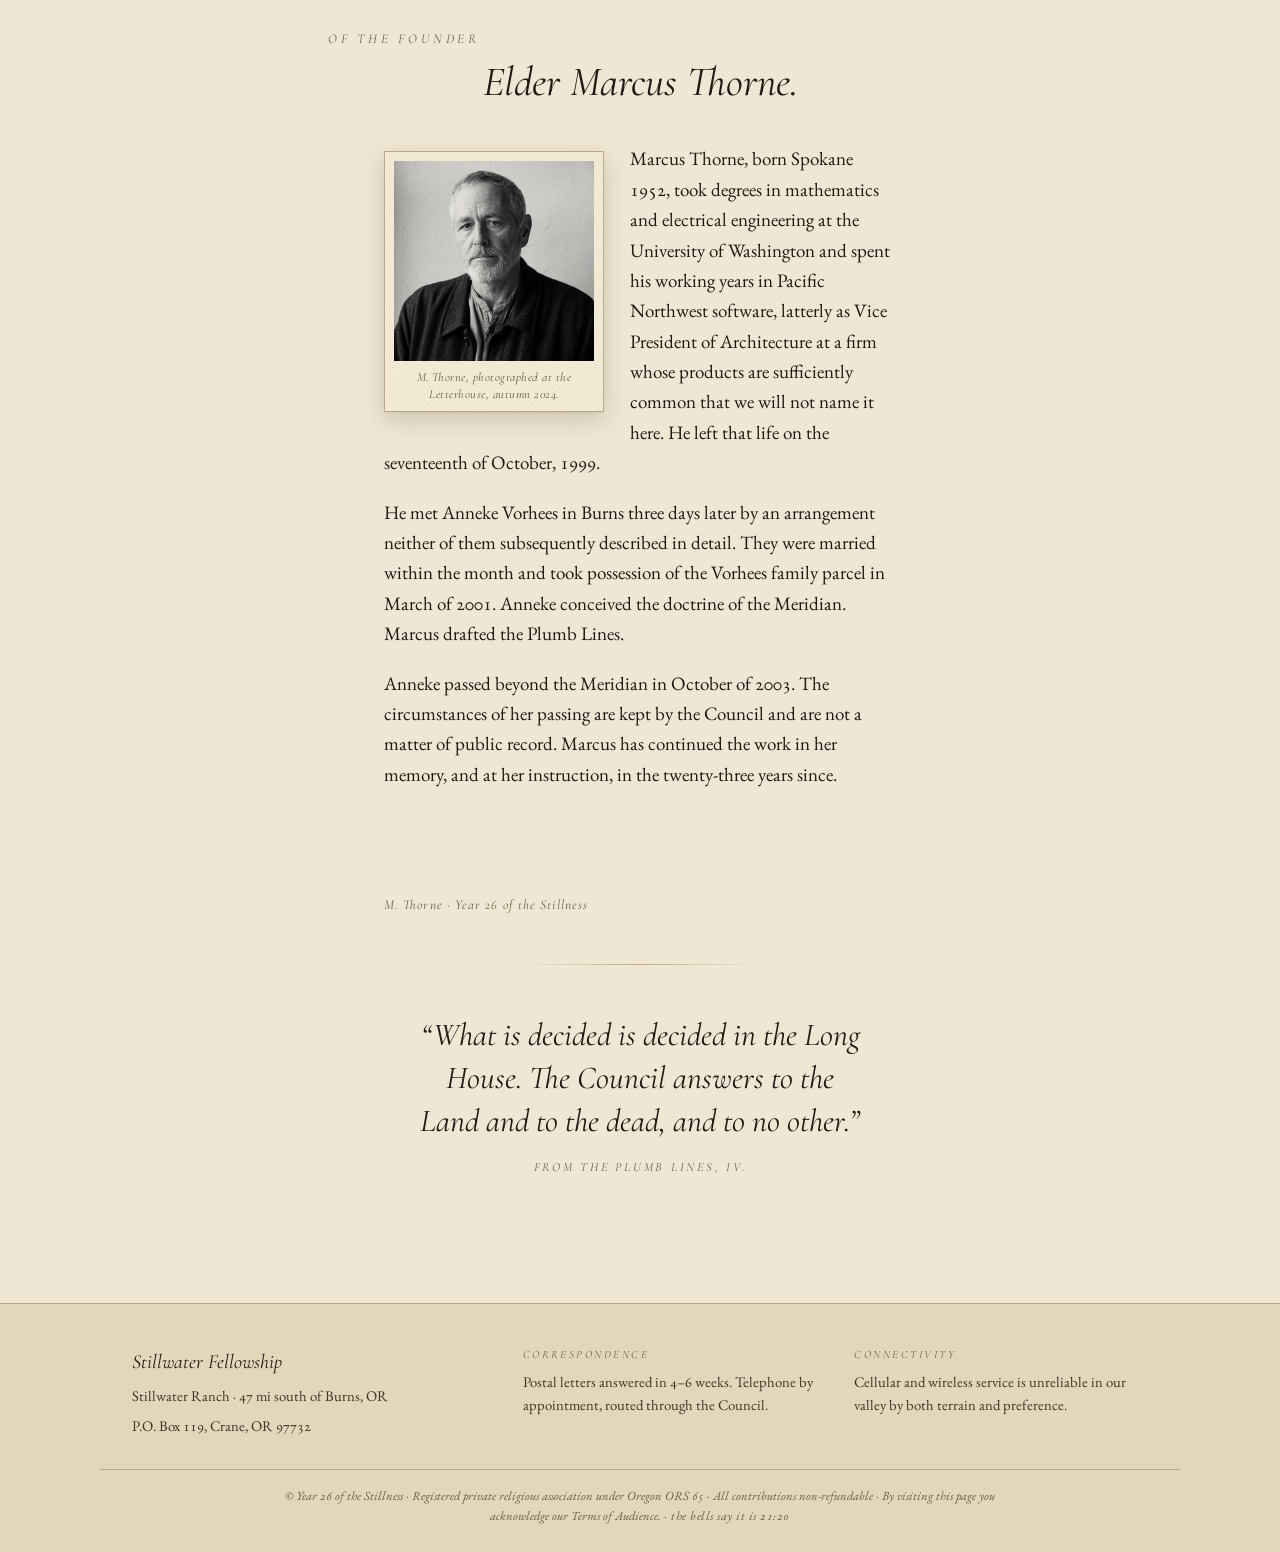
<file: doctrine.html>
<!DOCTYPE html>
<html lang="en">
<head>
<meta charset="utf-8">
<meta name="viewport" content="width=device-width, initial-scale=1, viewport-fit=cover">
<meta name="theme-color" content="#efe6d3">
<title>Doctrine — The Stillwater Fellowship</title>
<meta name="description" content="The Meridian, the Plumb Line, and what we keep.">
<link rel="stylesheet" href="styles.css">
<link rel="icon" href="data:image/svg+xml,%3Csvg xmlns='http://www.w3.org/2000/svg' viewBox='0 0 40 40'%3E%3Crect width='40' height='40' fill='%23efe6d3'/%3E%3Ccircle cx='20' cy='18' r='12' fill='none' stroke='%231f2a14' stroke-width='1.5'/%3E%3Cline x1='6' y1='18' x2='34' y2='18' stroke='%231f2a14' stroke-width='1.5'/%3E%3Cline x1='20' y1='18' x2='20' y2='38' stroke='%231f2a14' stroke-width='1.5'/%3E%3Ccircle cx='20' cy='37' r='1.6' fill='%231f2a14'/%3E%3C/svg%3E">
</head>
<body>

<header class="site-header">
  <div class="header-inner">
    <a class="brand" href="index.html" aria-label="The Stillwater Fellowship — home">
      <svg class="brand-mark" viewBox="0 0 40 40" aria-hidden="true">
        <circle cx="20" cy="18" r="12" fill="none" stroke="currentColor" stroke-width="1.4"/>
        <line x1="6"  y1="18" x2="34" y2="18" stroke="currentColor" stroke-width="1.4"/>
        <line x1="20" y1="18" x2="20" y2="38" stroke="currentColor" stroke-width="1.4"/>
        <circle cx="20" cy="37" r="1.7" fill="currentColor"/>
      </svg>
      <span class="brand-text">
        <span class="brand-name">Stillwater Fellowship</span>
        <span class="brand-tag">Harney Co · Est. 2001</span>
      </span>
    </a>
    <input id="nav-toggle" class="nav-toggle" type="checkbox" aria-label="Toggle navigation menu">
    <label for="nav-toggle" class="nav-button" aria-hidden="true">
      <span></span><span></span><span></span>
    </label>
    <nav class="primary-nav" aria-label="Primary">
      <a href="index.html">Home</a>
      <a href="doctrine.html" class="is-current">Doctrine</a>
      <a href="land.html">The Land</a>
      <a href="packages.html">Stays</a>
      <a href="testimonials.html">Testimonies</a>
      <a href="faq.html">Questions</a>
      <a href="apply.html">Apply</a>
    </nav>
  </div>
</header>

<div class="page-lead">
  <div class="container">
    <svg class="lead-icon" viewBox="0 0 40 60" fill="none" stroke="currentColor" stroke-width="1.4" aria-hidden="true">
      <line x1="20" y1="2" x2="20" y2="50"/>
      <circle cx="20" cy="55" r="3.5" fill="currentColor"/>
      <line x1="14" y1="20" x2="26" y2="20"/>
    </svg>
    <p class="eyebrow">Of the Meridian and the Plumb Line</p>
    <h1>Our Doctrine.</h1>
    <p class="deck">A short account of what we believe, what we keep, and what we have set down.</p>
  </div>
</div>

<section>
  <div class="prose">
    <p class="dropcap">We hold that the year of our Lord two thousand was the Meridian — the high noon of the common life, beyond which the shadows lengthen. Before the Meridian, a man's tools fit in his hand. After, the tools began to fit themselves around the man.</p>
    <p>This is not a complaint about technology in the abstract. The plough is a technology. The waterwheel that turns our mill was perfected in the eleventh century and we use it without misgiving. The objection is to a particular generation of devices — born of and bound to a network that did not exist before the late nineteen-nineties — which have, in the brief decades of their reign, hollowed out the practices that gave human life its weight.</p>
    <p>We have set them down. For the duration of your stay, we invite you to do the same.</p>
  </div>
</section>

<section>
  <div class="container">
    <p class="eyebrow center section-eyebrow">The Five Plumb Lines</p>
    <h2 class="section-title">By which we measure the day.</h2>
    <div class="plumb-list">
      <div class="plumb-line">
        <div class="num">i.</div>
        <div>
          <h3>The Hand Before the Machine.</h3>
          <p>Where a thing can be made by hand, we make it by hand. Where a machine is required, it is of pre-Meridian design and manufacture. Our tractor is a 1978 John Deere. Our generator is a 1991 Onan.</p>
        </div>
      </div>
      <div class="plumb-line">
        <div class="num">ii.</div>
        <div>
          <h3>The Letter Before the Line.</h3>
          <p>What can be said in a letter should be said in a letter. The post is slow. The post is read. We do not maintain electronic mail. Telephone calls are by appointment from numbers known to the Letterhouse.</p>
        </div>
      </div>
      <div class="plumb-line">
        <div class="num">iii.</div>
        <div>
          <h3>The Hearth Before the Screen.</h3>
          <p>The light by which we read in the evening is the light of the hearth or the kerosene lamp. The unceasing small light of the screen is, in our judgment, the chief instrument by which the post-Meridian world has separated any soul from itself.</p>
        </div>
      </div>
      <div class="plumb-line">
        <div class="num">iv.</div>
        <div>
          <h3>The Council Before the Crowd.</h3>
          <p>What is decided is decided in the Long House by those who have stood the season. The Continuance Council holds the keys, the books, the seal, and the final word. We do not hold votes. The Council answers to the Land and to the dead, and to no other.</p>
        </div>
      </div>
      <div class="plumb-line">
        <div class="num">v.</div>
        <div>
          <h3>The Land Before the Self.</h3>
          <p>The Land was here before us and will be here after. The Steward who conveys his worldly assets to the Fellowship trust does so in this knowledge: he becomes part of a body that does not end with him. He is housed by the Land, fed by the Land, and laid in the Land at the close.</p>
        </div>
      </div>
    </div>
  </div>
</section>

<section>
  <div class="container">
    <p class="eyebrow center section-eyebrow">A Practical Inventory</p>
    <h2 class="section-title">What we set down, and what we keep.</h2>
    <div class="ledger">
      <div class="set-down">
        <h4>What We Set Down</h4>
        <ul>
          <li>Smartphones &amp; smartwatches</li>
          <li>Computers post-1999</li>
          <li>Wireless internet of any generation</li>
          <li>Television &amp; streaming</li>
          <li>Social networks</li>
          <li>Electronic mail</li>
          <li>Digital photography</li>
          <li>GPS &amp; vehicle telematics</li>
          <li>E-commerce &amp; cryptocurrency</li>
          <li>Pacemakers configured wirelessly*</li>
          <li>Any device that &ldquo;listens&rdquo; for a name</li>
        </ul>
      </div>
      <div class="kept">
        <h4>What We Keep</h4>
        <ul>
          <li>Hand tools, hand mills, hand presses</li>
          <li>The 1978 John Deere</li>
          <li>The kerosene lamp</li>
          <li>The wood-fired Aga</li>
          <li>Olympia &amp; Royal typewriters</li>
          <li>One Bell System rotary (gatehouse)</li>
          <li>The King James Bible (1611)</li>
          <li>Battery weather radio (Council use)</li>
          <li>Pre-1999 medical equipment</li>
          <li>Sundial, chronometer, the five bells</li>
          <li>The voices in the Long House</li>
        </ul>
      </div>
    </div>
    <p class="small center" style="margin-top: 1.4rem; padding-inline: var(--gutter);">*Pilgrims with such devices should consult the Council in advance.</p>
  </div>
</section>

<section>
  <div class="container">
    <p class="eyebrow center section-eyebrow">Of the Founder</p>
    <h2 class="section-title">Elder Marcus Thorne.</h2>
    <div class="prose">
      <figure class="portrait portrait-aside">
        <img src="assets/founder.png" alt="Black-and-white portrait of Elder Marcus Thorne, an older man in a dark wool coat against a whitewashed wall.">
        <figcaption>M. Thorne, photographed at the Letterhouse, autumn 2024.</figcaption>
      </figure>
      <p>Marcus Thorne, born Spokane 1952, took degrees in mathematics and electrical engineering at the University of Washington and spent his working years in Pacific Northwest software, latterly as Vice President of Architecture at a firm whose products are sufficiently common that we will not name it here. He left that life on the seventeenth of October, 1999.</p>
      <p>He met Anneke Vorhees in Burns three days later by an arrangement neither of them subsequently described in detail. They were married within the month and took possession of the Vorhees family parcel in March of 2001. Anneke conceived the doctrine of the Meridian. Marcus drafted the Plumb Lines.</p>
      <p>Anneke passed beyond the Meridian in October of 2003. The circumstances of her passing are kept by the Council and are not a matter of public record. Marcus has continued the work in her memory, and at her instruction, in the twenty-three years since.</p>

      <svg class="signature" viewBox="0 0 320 80" xmlns="http://www.w3.org/2000/svg" aria-label="M. Thorne signature">
        <path d="M 14 56 Q 22 22 32 56 Q 40 22 50 56 Q 58 26 68 56 L 76 60 L 78 56
                 M 96 60 L 98 60
                 M 116 56 L 116 26 Q 124 38 132 56 L 132 26
                 M 148 56 Q 148 36 156 36 Q 164 36 164 56 Q 164 36 156 36
                 M 178 56 L 178 26 Q 186 36 194 56 L 194 26
                 M 210 60 Q 218 56 226 60
                 M 244 56 Q 244 32 254 32 Q 264 32 264 50 Q 264 60 254 56
                 M 278 56 Q 286 26 298 56"
              fill="none" stroke="currentColor" stroke-width="1.8"
              stroke-linecap="round" stroke-linejoin="round" pathLength="1"/>
        <path d="M 12 72 Q 160 80 308 70"
              fill="none" stroke="currentColor" stroke-width="1"
              stroke-linecap="round" pathLength="1" class="signature-flourish"/>
      </svg>
      <p class="signature-line">M. Thorne · Year 26 of the Stillness</p>
    </div>
    <div class="rule"></div>
    <p class="pullquote">&ldquo;What is decided is decided in the Long House. The Council answers to the Land and to the dead, and to no other.&rdquo;</p>
    <p class="pullquote-attr">From the Plumb Lines, iv.</p>
  </div>
</section>

<footer class="site-footer">
  <div class="footer-grid">
    <div>
      <p class="footer-brand">Stillwater Fellowship</p>
      <p>Stillwater Ranch · 47 mi south of Burns, OR</p>
      <p>P.O. Box 119, Crane, OR 97732</p>
    </div>
    <div>
      <p class="footer-heading">Correspondence</p>
      <p>Postal letters answered in 4–6 weeks. Telephone by appointment, routed through the Council.</p>
    </div>
    <div>
      <p class="footer-heading">Connectivity</p>
      <p>Cellular and wireless service is unreliable in our valley by both terrain and preference.</p>
    </div>
  </div>
  <p class="footer-fineprint">© Year 26 of the Stillness · Registered private religious association under Oregon ORS 65 · All contributions non-refundable · By visiting this page you acknowledge our Terms of Audience.</p>
</footer>

<script src="vigil.js" defer></script>
</body>
</html>
</file>
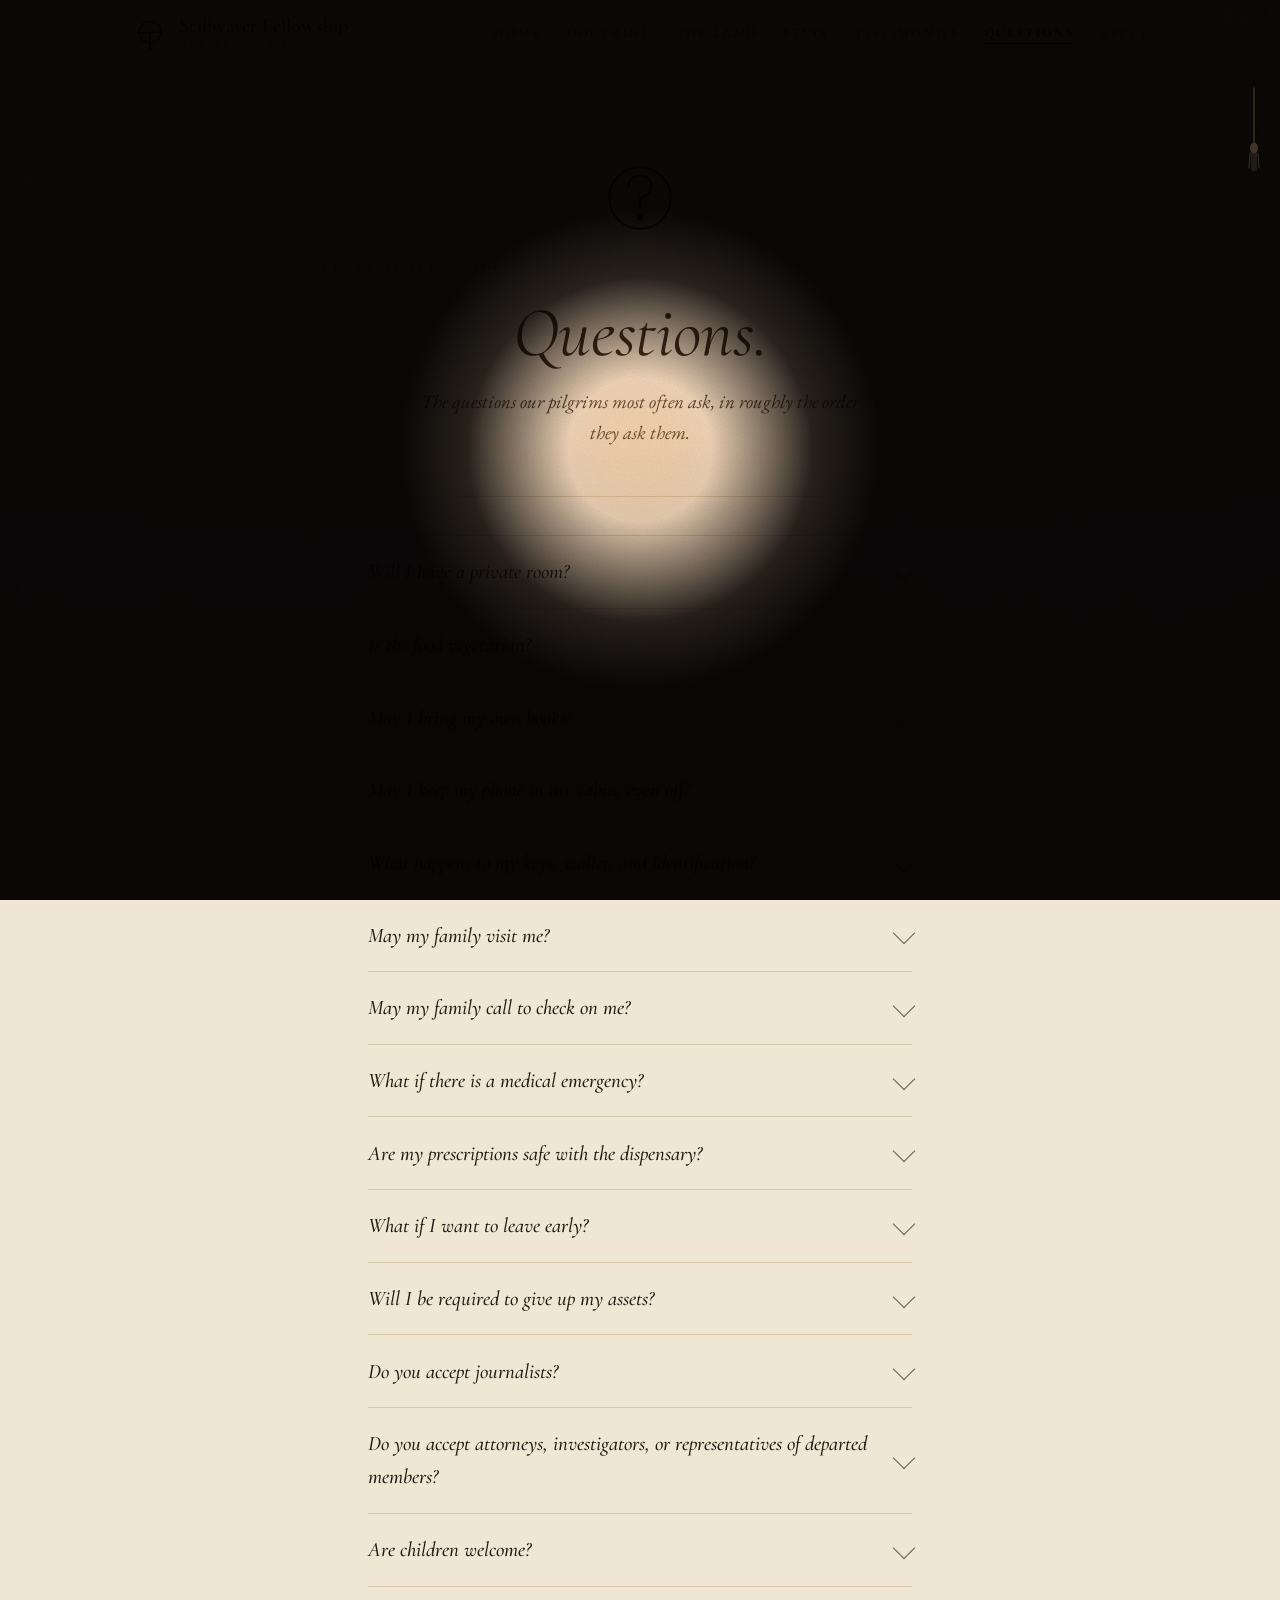
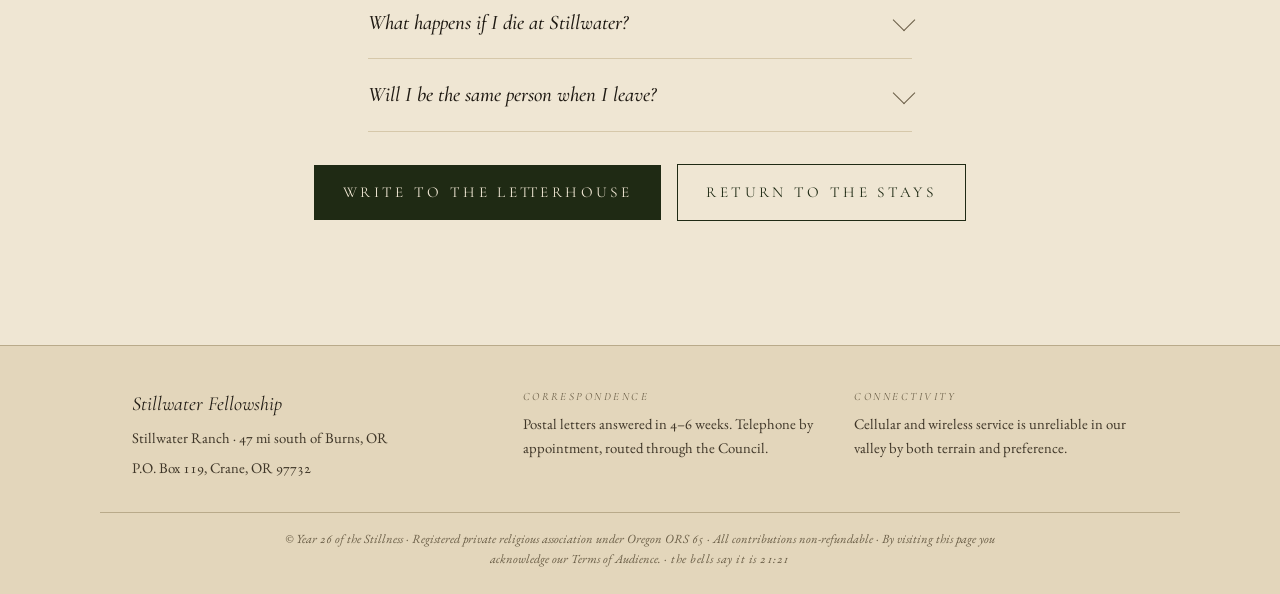
<file: faq.html>
<!DOCTYPE html>
<html lang="en">
<head>
<meta charset="utf-8">
<meta name="viewport" content="width=device-width, initial-scale=1, viewport-fit=cover">
<meta name="theme-color" content="#efe6d3">
<title>Questions — The Stillwater Fellowship</title>
<meta name="description" content="The questions our pilgrims most often ask, answered plainly.">
<link rel="stylesheet" href="styles.css">
<link rel="icon" href="data:image/svg+xml,%3Csvg xmlns='http://www.w3.org/2000/svg' viewBox='0 0 40 40'%3E%3Crect width='40' height='40' fill='%23efe6d3'/%3E%3Ccircle cx='20' cy='18' r='12' fill='none' stroke='%231f2a14' stroke-width='1.5'/%3E%3Cline x1='6' y1='18' x2='34' y2='18' stroke='%231f2a14' stroke-width='1.5'/%3E%3Cline x1='20' y1='18' x2='20' y2='38' stroke='%231f2a14' stroke-width='1.5'/%3E%3Ccircle cx='20' cy='37' r='1.6' fill='%231f2a14'/%3E%3C/svg%3E">
</head>
<body>

<header class="site-header">
  <div class="header-inner">
    <a class="brand" href="index.html" aria-label="The Stillwater Fellowship — home">
      <svg class="brand-mark" viewBox="0 0 40 40" aria-hidden="true">
        <circle cx="20" cy="18" r="12" fill="none" stroke="currentColor" stroke-width="1.4"/>
        <line x1="6"  y1="18" x2="34" y2="18" stroke="currentColor" stroke-width="1.4"/>
        <line x1="20" y1="18" x2="20" y2="38" stroke="currentColor" stroke-width="1.4"/>
        <circle cx="20" cy="37" r="1.7" fill="currentColor"/>
      </svg>
      <span class="brand-text">
        <span class="brand-name">Stillwater Fellowship</span>
        <span class="brand-tag">Harney Co · Est. 2001</span>
      </span>
    </a>
    <input id="nav-toggle" class="nav-toggle" type="checkbox" aria-label="Toggle navigation menu">
    <label for="nav-toggle" class="nav-button" aria-hidden="true">
      <span></span><span></span><span></span>
    </label>
    <nav class="primary-nav" aria-label="Primary">
      <a href="index.html">Home</a>
      <a href="doctrine.html">Doctrine</a>
      <a href="land.html">The Land</a>
      <a href="packages.html">Stays</a>
      <a href="testimonials.html">Testimonies</a>
      <a href="faq.html" class="is-current">Questions</a>
      <a href="apply.html">Apply</a>
    </nav>
  </div>
</header>

<div class="page-lead">
  <div class="container">
    <svg class="lead-icon" viewBox="0 0 60 60" fill="none" stroke="currentColor" stroke-width="1.4" aria-hidden="true">
      <circle cx="30" cy="30" r="22"/>
      <path d="M22 22 Q22 14 30 14 Q38 14 38 22 Q38 28 30 30 L30 36"/>
      <circle cx="30" cy="44" r="1.6" fill="currentColor"/>
    </svg>
    <p class="eyebrow">A Plain-Spoken Page</p>
    <h1>Questions.</h1>
    <p class="deck">The questions our pilgrims most often ask, in roughly the order they ask them.</p>
  </div>
</div>

<section style="padding-top: clamp(1.6rem, 5vw, 2.4rem);">
  <div class="faq">

    <details>
      <summary>Will I have a private room?</summary>
      <div class="answer">
        <p>During a Visitation: no — Hearth Cabins house two to four pilgrims. From the Sabbatical onward, yes.</p>
      </div>
    </details>

    <details>
      <summary>Is the food vegetarian?</summary>
      <div class="answer">
        <p>No. We raise sheep, keep two milking cows, and tend a small flock of laying hens. The kitchen accommodates pilgrims who wish to abstain from meat. The kitchen does not accommodate pilgrims who wish to abstain from gluten — the bread is the bread.</p>
      </div>
    </details>

    <details>
      <summary>May I bring my own books?</summary>
      <div class="answer">
        <p>Pre-Meridian editions (printed before 1 January 2000) are welcome. Post-Meridian printings are reviewed by the Letterhouse upon arrival and held for the duration of your Stay.</p>
      </div>
    </details>

    <details>
      <summary>May I keep my phone in my cabin, even off?</summary>
      <div class="answer">
        <p>No. All electronic devices manufactured or programmed after 31 December 1999 are surrendered to the analog vault on arrival and returned at departure. This includes laptops, tablets, smartwatches, e-readers, fitness trackers, vehicle key fobs with embedded transponders, hearing aids configured wirelessly, and pacemakers configured wirelessly. Pilgrims with such medical devices must consult the Council in advance.</p>
      </div>
    </details>

    <details>
      <summary>What happens to my keys, wallet, and identification?</summary>
      <div class="answer">
        <p>Vehicle keys are held in trust at the gatehouse for stays of twenty-eight days or longer; this protects pilgrims from acting on the unsettled impulses of the first two weeks. Photographic identification is held at the Letterhouse for the duration of every Stay. Wallets, cash, and personal jewelry remain with the pilgrim.</p>
      </div>
    </details>

    <details>
      <summary>May my family visit me?</summary>
      <div class="answer">
        <p>During a Visitation, Sabbatical, or Fallow Season: no. During the Permanent Reception: yes, by appointment requested in writing not less than sixty days in advance, with chaperonage by a Steward at all times on the Land.</p>
      </div>
    </details>

    <details>
      <summary>May my family call to check on me?</summary>
      <div class="answer">
        <p>Family inquiries are received in writing at the Letterhouse and answered, in writing, in the next outgoing post. We do not interrupt a pilgrim's Stay to convey messages by telephone except in the case of bereavement of an immediate family member. A great deal of what families wish to convey is, on reflection, not bereavement.</p>
      </div>
    </details>

    <details>
      <summary>What if there is a medical emergency?</summary>
      <div class="answer">
        <p>Sister Hannah holds a 1996 EMT-Basic certification and operates a small dispensary stocked with the medications appropriate to our doctrine. The nearest hospital is in Burns, forty-seven miles by gravel road. In true medical emergency, the gatehouse Steward will dispatch the Council's vehicle and, if necessary, raise the Burns dispatch on the gatehouse radio.</p>
        <p>Pilgrims with serious or unstable medical conditions are not admitted. We say this clearly so that no family is later surprised.</p>
      </div>
    </details>

    <details>
      <summary>Are my prescriptions safe with the dispensary?</summary>
      <div class="answer">
        <p>All prescription medications brought to the Land are held in trust by Sister Hannah and issued at the dispensary at the dosing intervals prescribed. This is for the protection of the pilgrim and of the cabin community.</p>
      </div>
    </details>

    <details>
      <summary>What if I want to leave early?</summary>
      <div class="answer">
        <p>You are free to depart the Land at any time. Contributions are non-refundable from the moment of acceptance. Vehicles, devices, and identification documents held in trust are returned upon orderly settlement of the Stay; this typically takes two to three days, during which the departing pilgrim is housed in the gatehouse cottage.</p>
      </div>
    </details>

    <details>
      <summary>Will I be required to give up my assets?</summary>
      <div class="answer">
        <p>For Visitations, Sabbaticals, and the Fallow Season, no. For the Permanent Reception, yes — the Conveyance of worldly assets to the Fellowship's stewardship trust is the foundation of permanent residence. The Conveyance is irrevocable and is made before a notary at the Letterhouse with prior independent legal counsel.</p>
      </div>
    </details>

    <details>
      <summary>Do you accept journalists?</summary>
      <div class="answer">
        <p>No.</p>
      </div>
    </details>

    <details>
      <summary>Do you accept attorneys, investigators, or representatives of departed members?</summary>
      <div class="answer">
        <p>Inquiries from such parties are received in writing at the Letterhouse and answered as the Council sees fit. We do not accommodate visits from such parties to the Land. Departed members are, by their own departure, no longer in our keeping; we have nothing to hold from any inquirer in their regard.</p>
      </div>
    </details>

    <details>
      <summary>Are children welcome?</summary>
      <div class="answer">
        <p>Children of pilgrims are not admitted on Visitations, Sabbaticals, or the Fallow Season. Children of Stewards are born and raised on the Land, educated by our Mother-teachers in our schoolhouse, and are not enrolled in state systems of education or registration.</p>
      </div>
    </details>

    <details>
      <summary>What happens if I die at Stillwater?</summary>
      <div class="answer">
        <p>Stewards are interred on the Land in our small cemetery above the Refectory, in plots prepared at the time of Reception. Pilgrims who pass during shorter Stays are conveyed to the Harney County coroner. The Fellowship handles all immediate arrangements at no charge.</p>
      </div>
    </details>

    <details>
      <summary>Will I be the same person when I leave?</summary>
      <div class="answer">
        <p>No. We say this not as a marketing claim. We say it because it is the consistent observation of pilgrims, of their families, and of the Council. If the prospect alarms you, attend to that alarm before you write to us.</p>
      </div>
    </details>

  </div>

  <div class="container">
    <div class="cta-row">
      <a href="apply.html" class="btn">Write to the Letterhouse</a>
      <a href="packages.html" class="btn btn-ghost">Return to the Stays</a>
    </div>
  </div>
</section>

<footer class="site-footer">
  <div class="footer-grid">
    <div>
      <p class="footer-brand">Stillwater Fellowship</p>
      <p>Stillwater Ranch · 47 mi south of Burns, OR</p>
      <p>P.O. Box 119, Crane, OR 97732</p>
    </div>
    <div>
      <p class="footer-heading">Correspondence</p>
      <p>Postal letters answered in 4–6 weeks. Telephone by appointment, routed through the Council.</p>
    </div>
    <div>
      <p class="footer-heading">Connectivity</p>
      <p>Cellular and wireless service is unreliable in our valley by both terrain and preference.</p>
    </div>
  </div>
  <p class="footer-fineprint">© Year 26 of the Stillness · Registered private religious association under Oregon ORS 65 · All contributions non-refundable · By visiting this page you acknowledge our Terms of Audience.</p>
</footer>

<script src="vigil.js" defer></script>
</body>
</html>
</file>
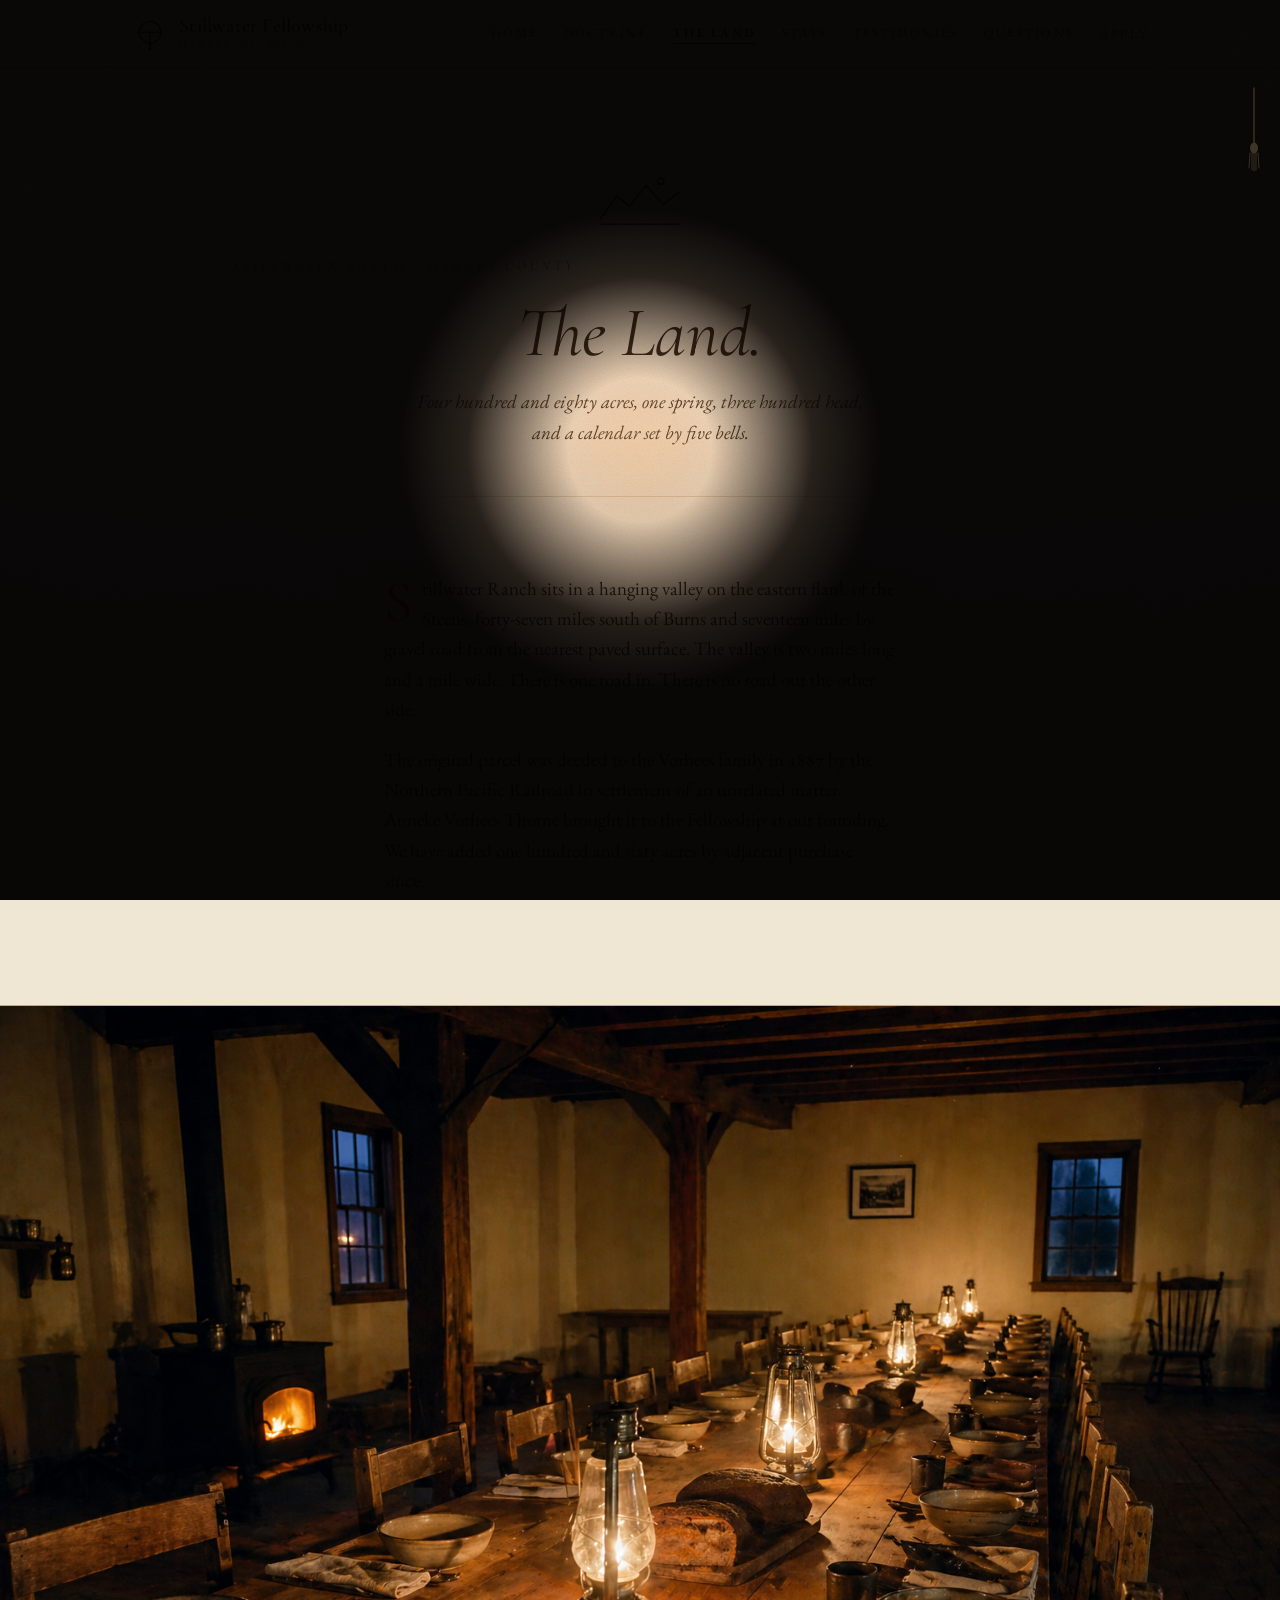
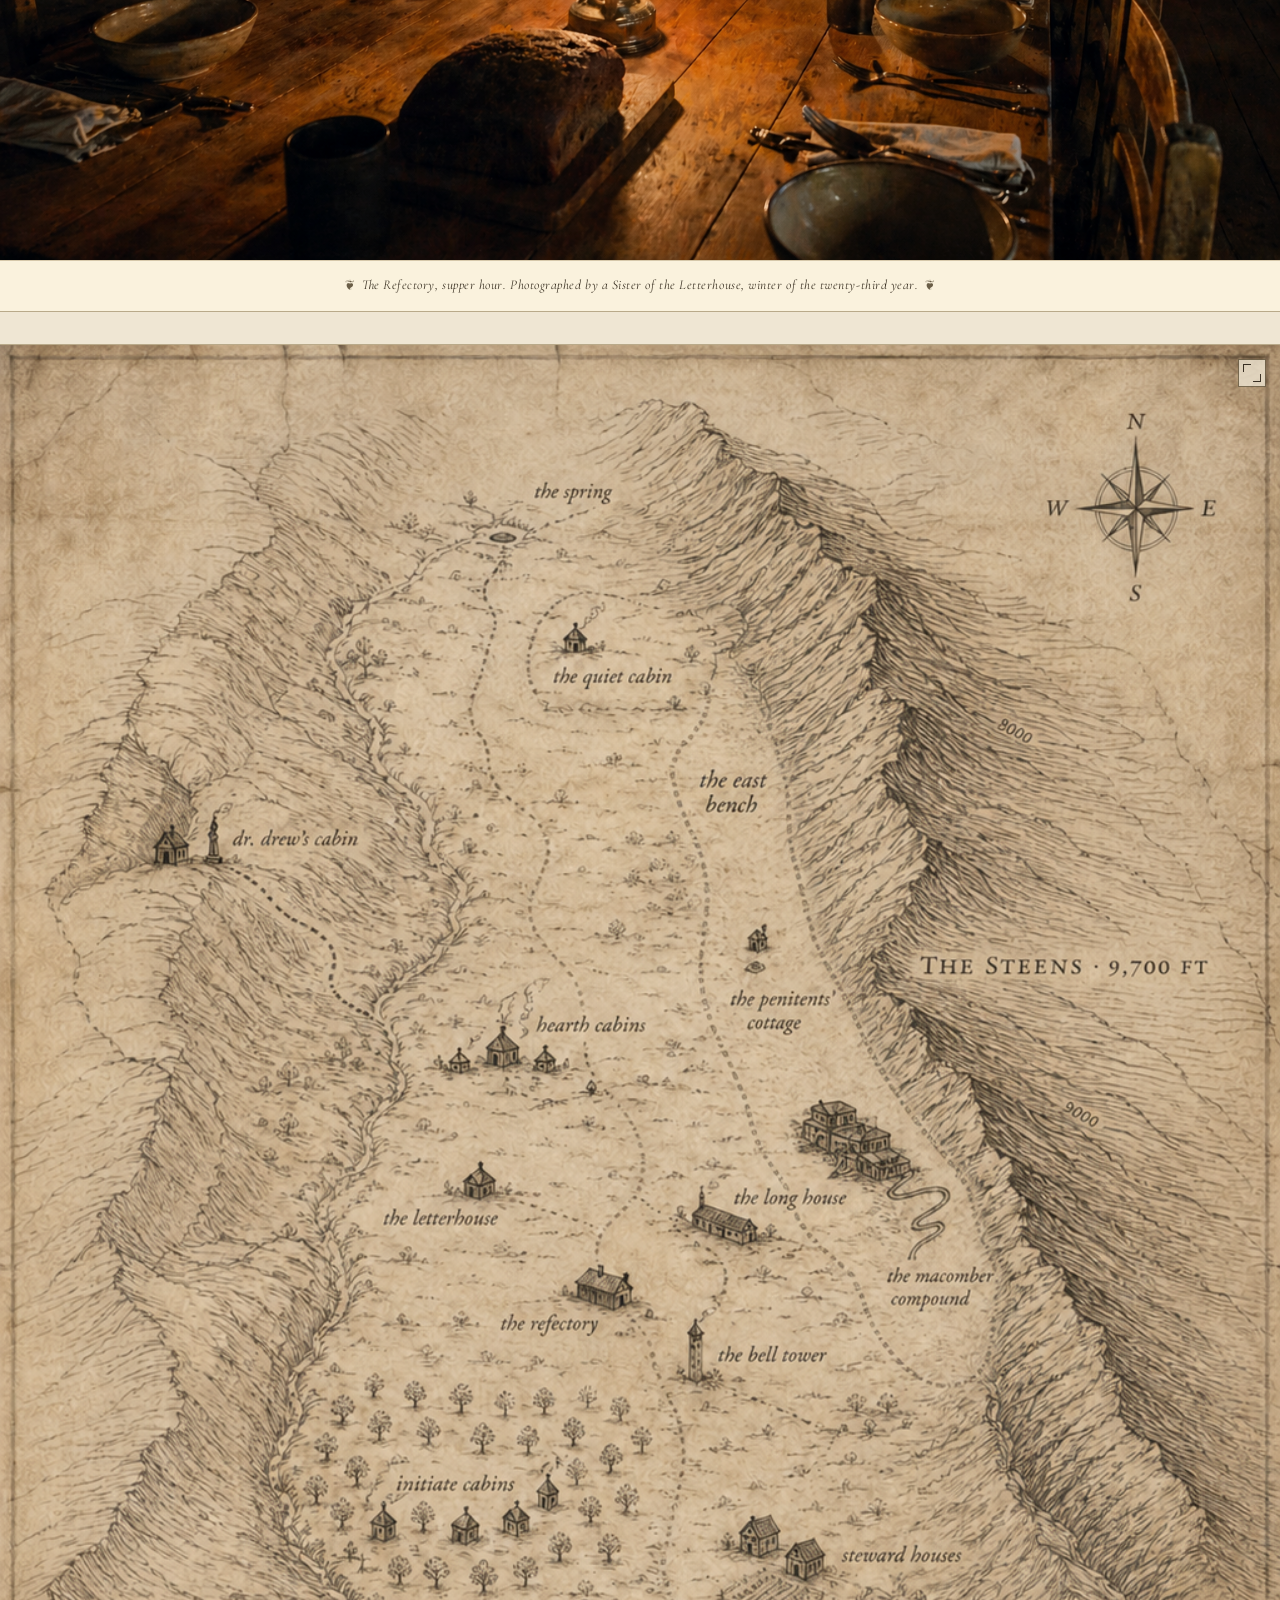
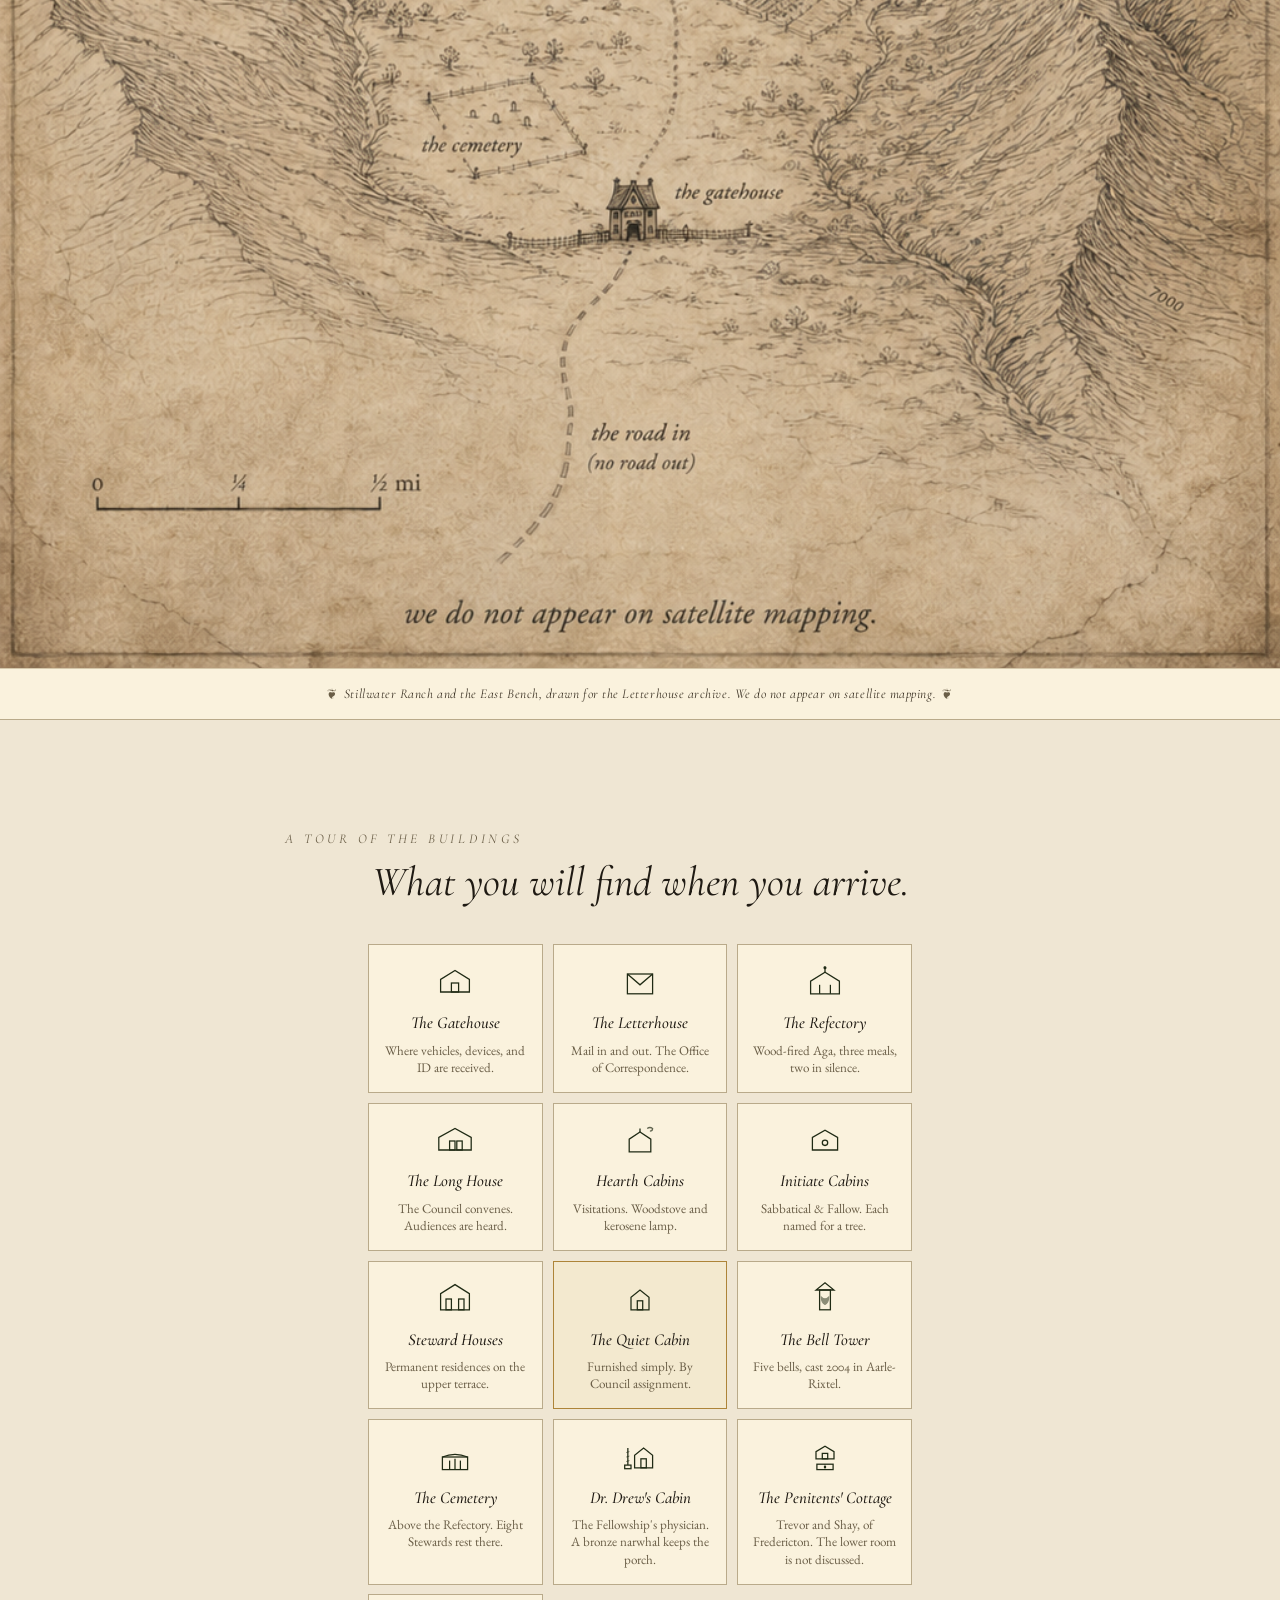
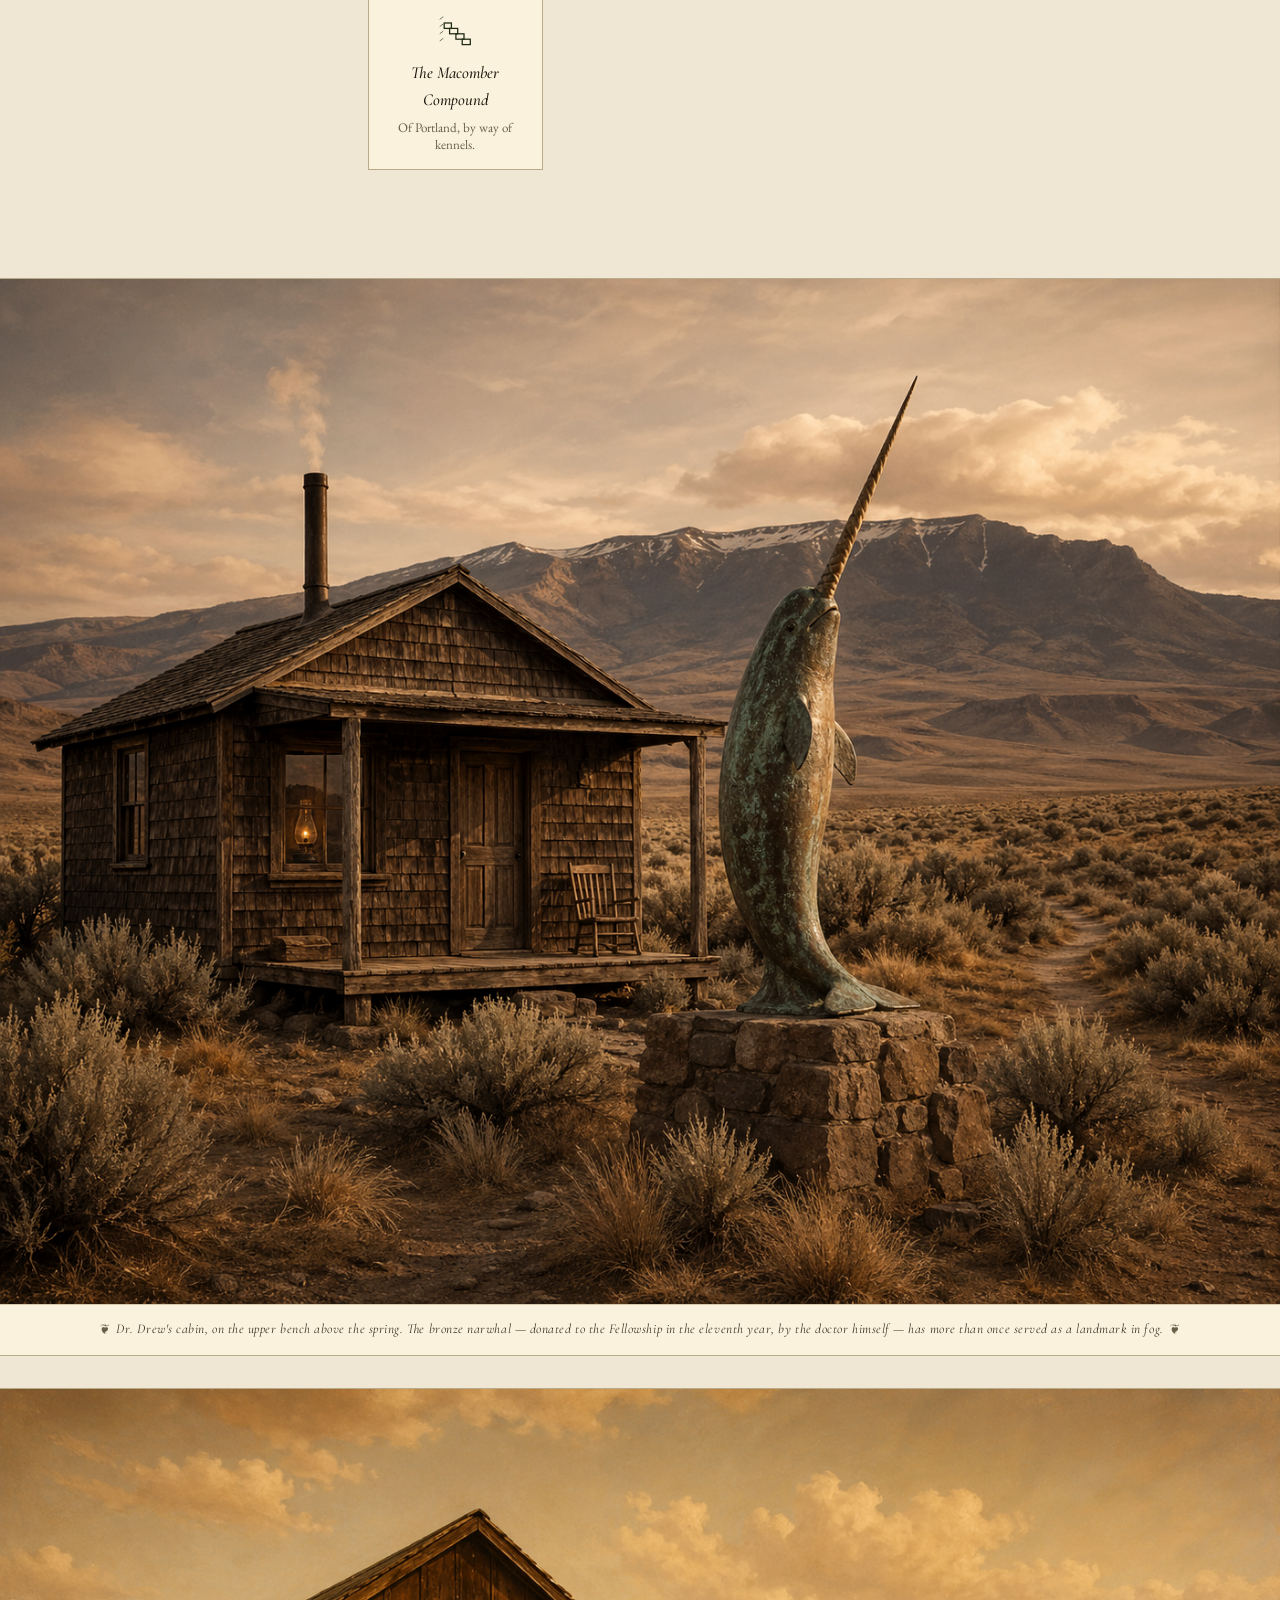
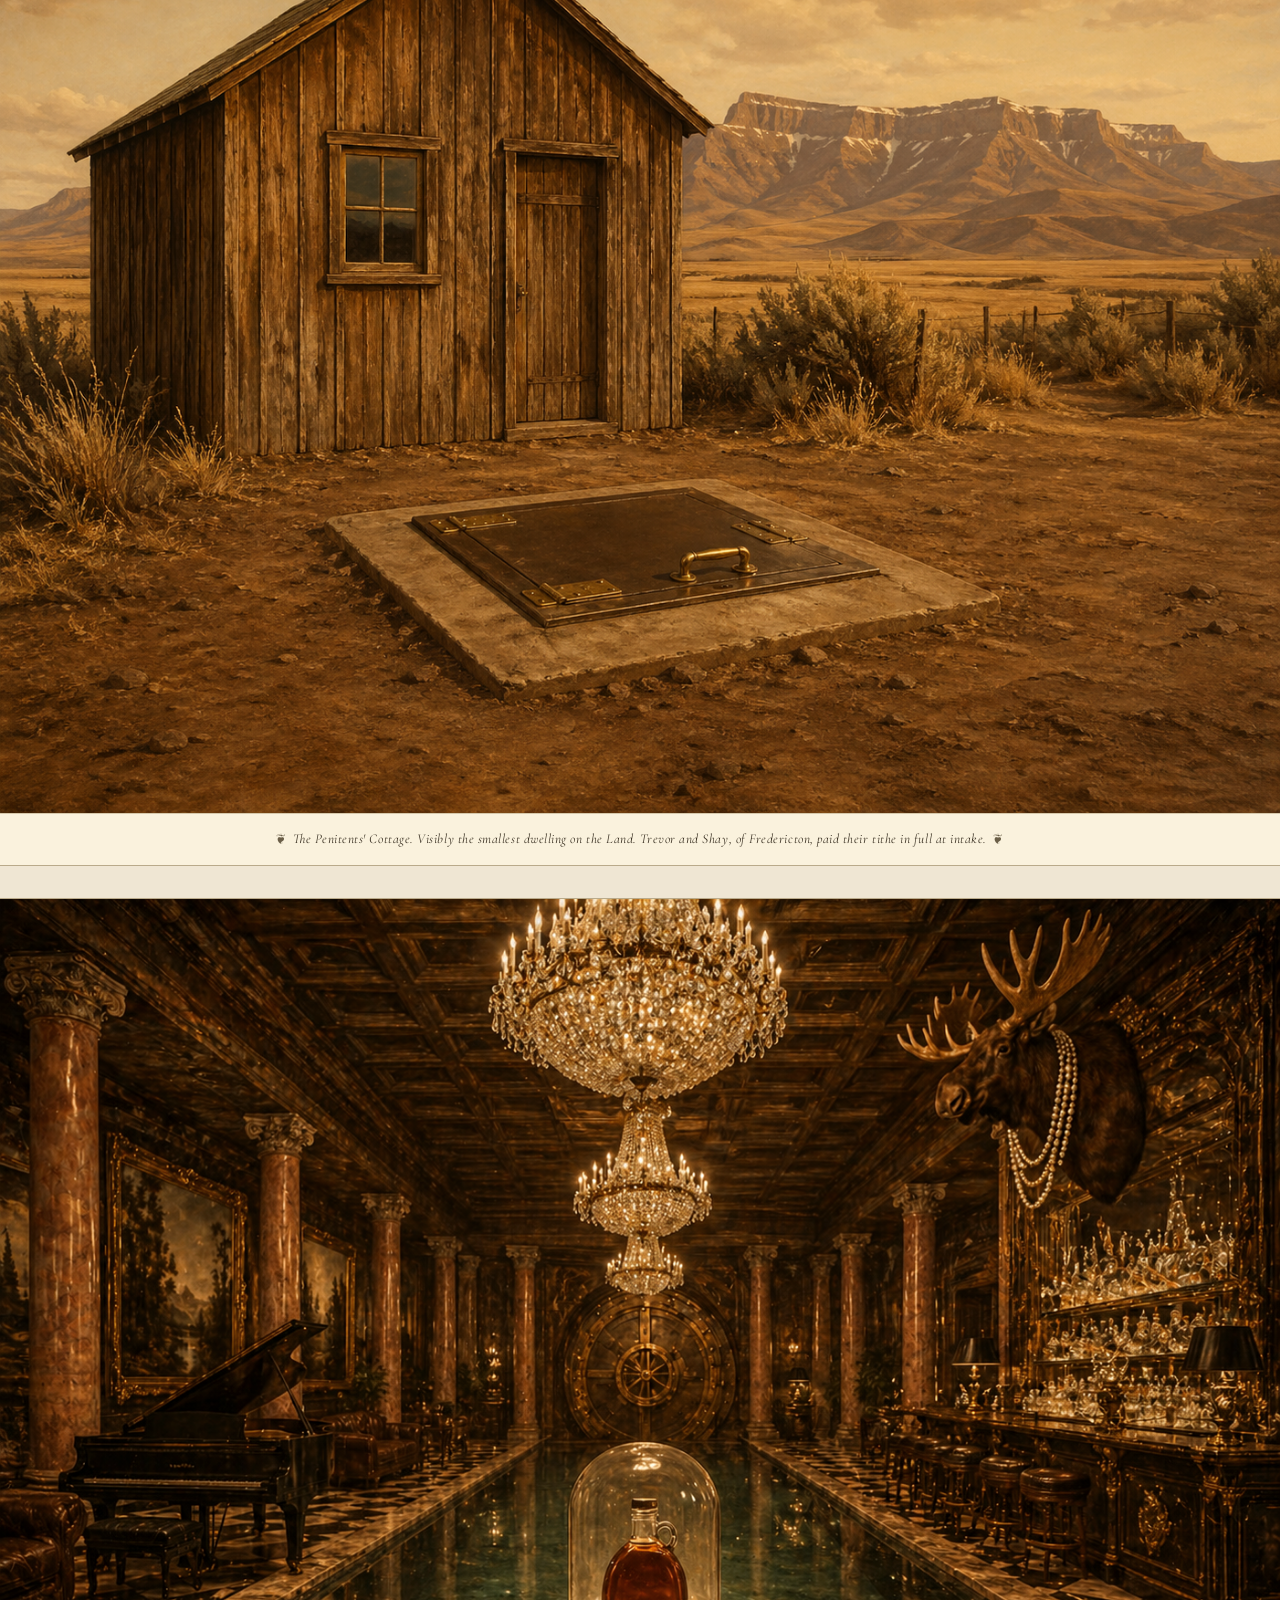
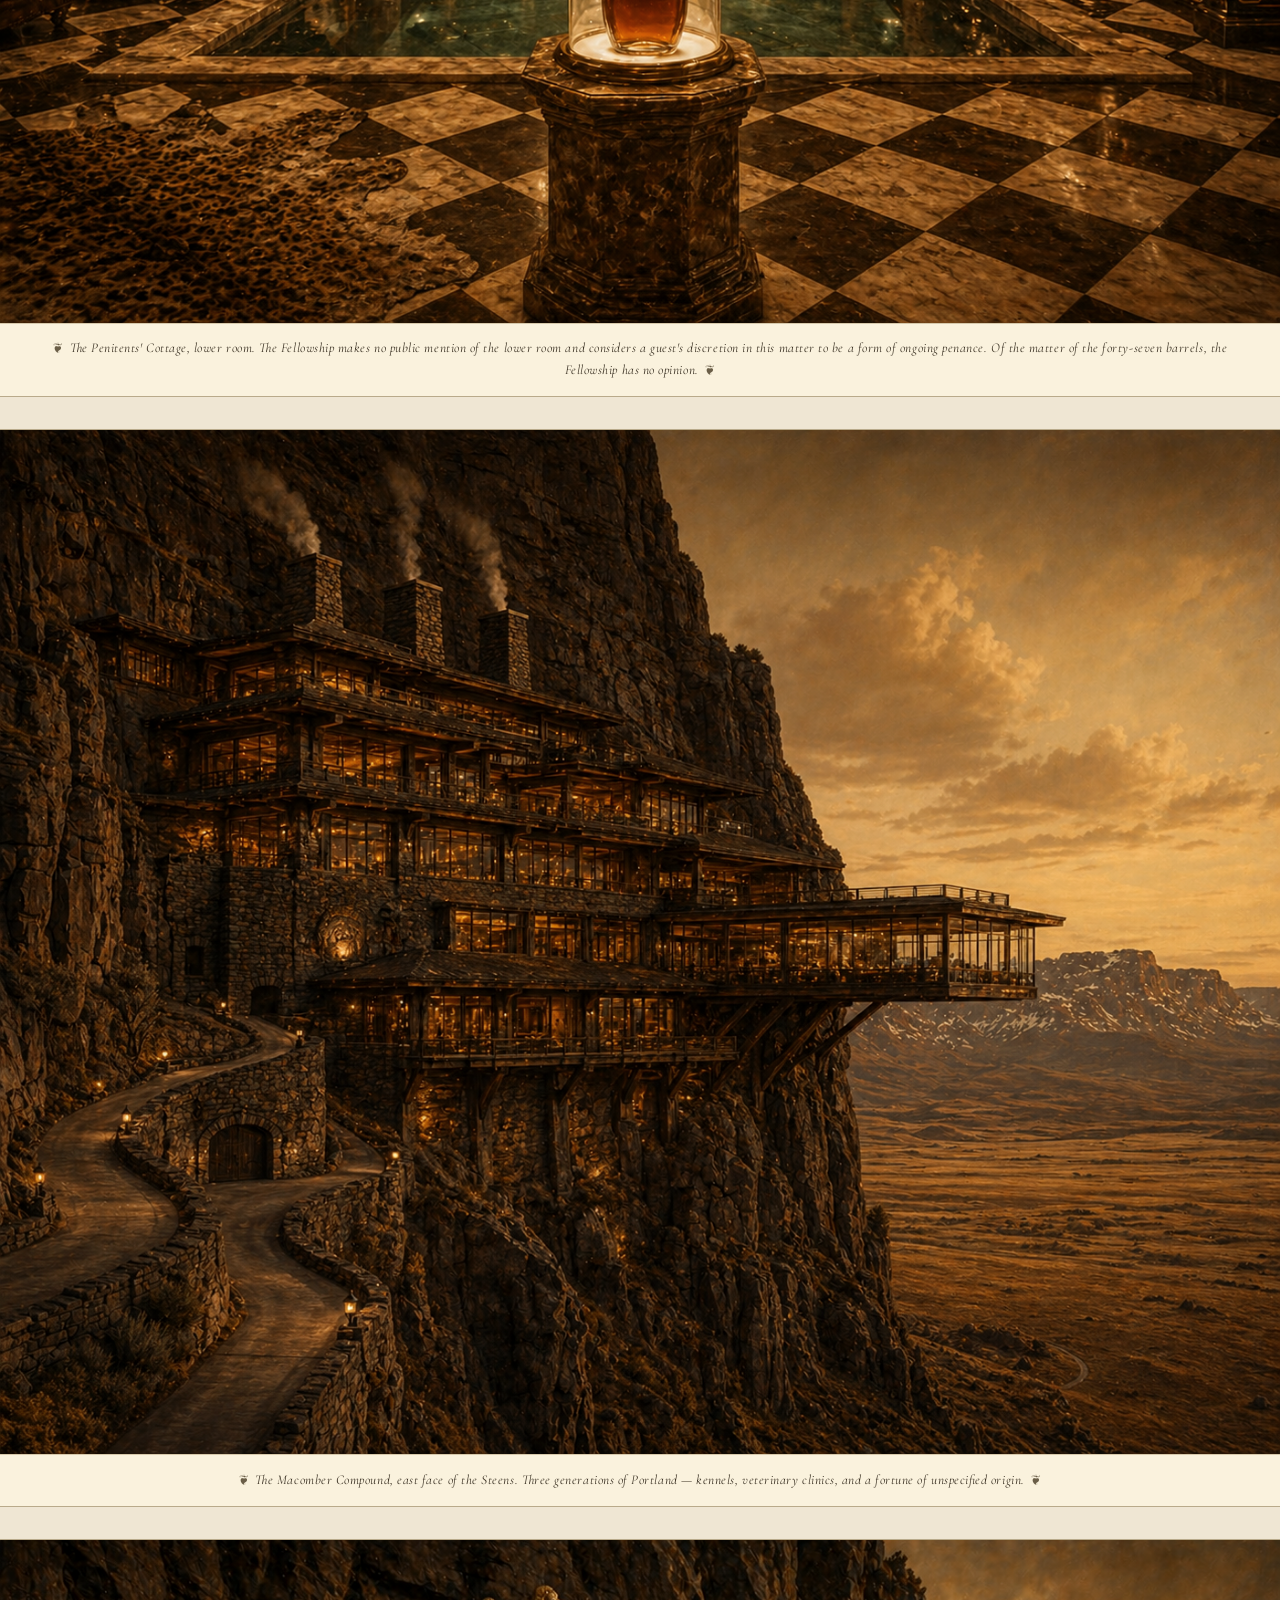
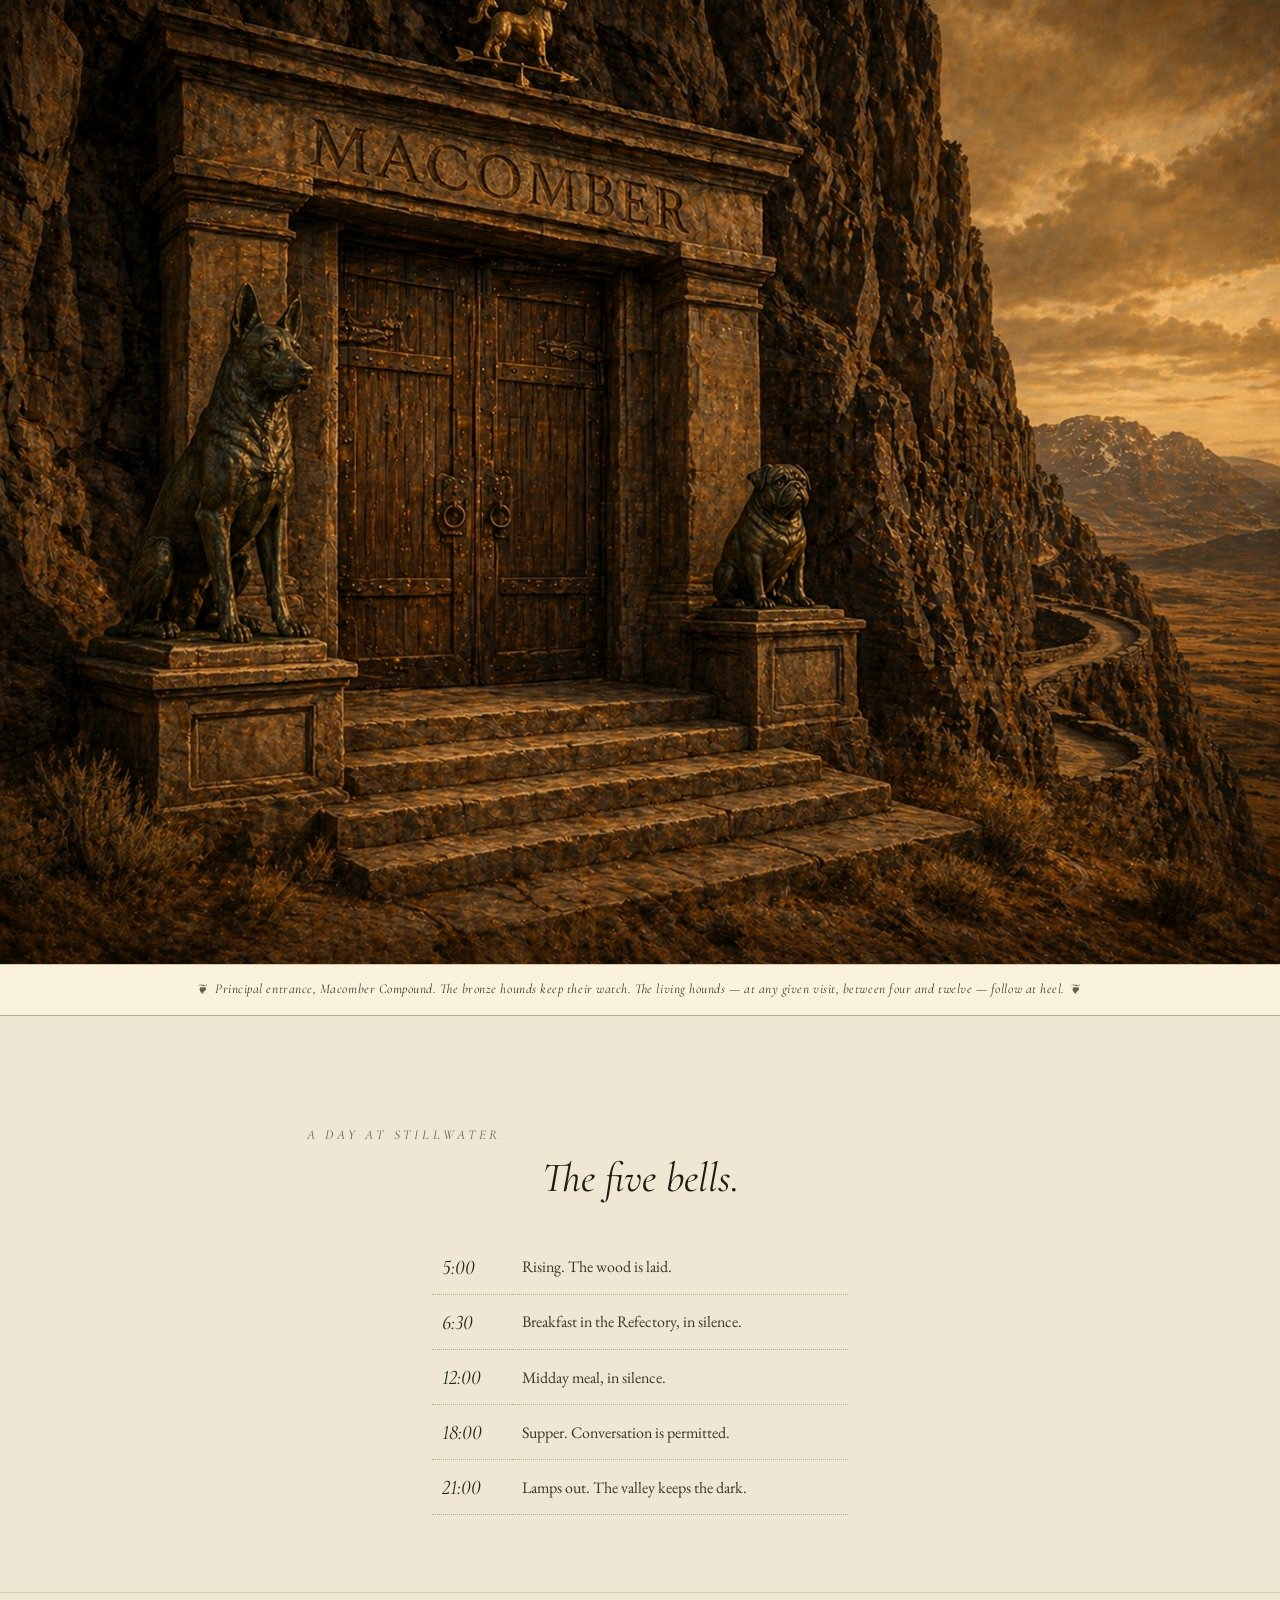
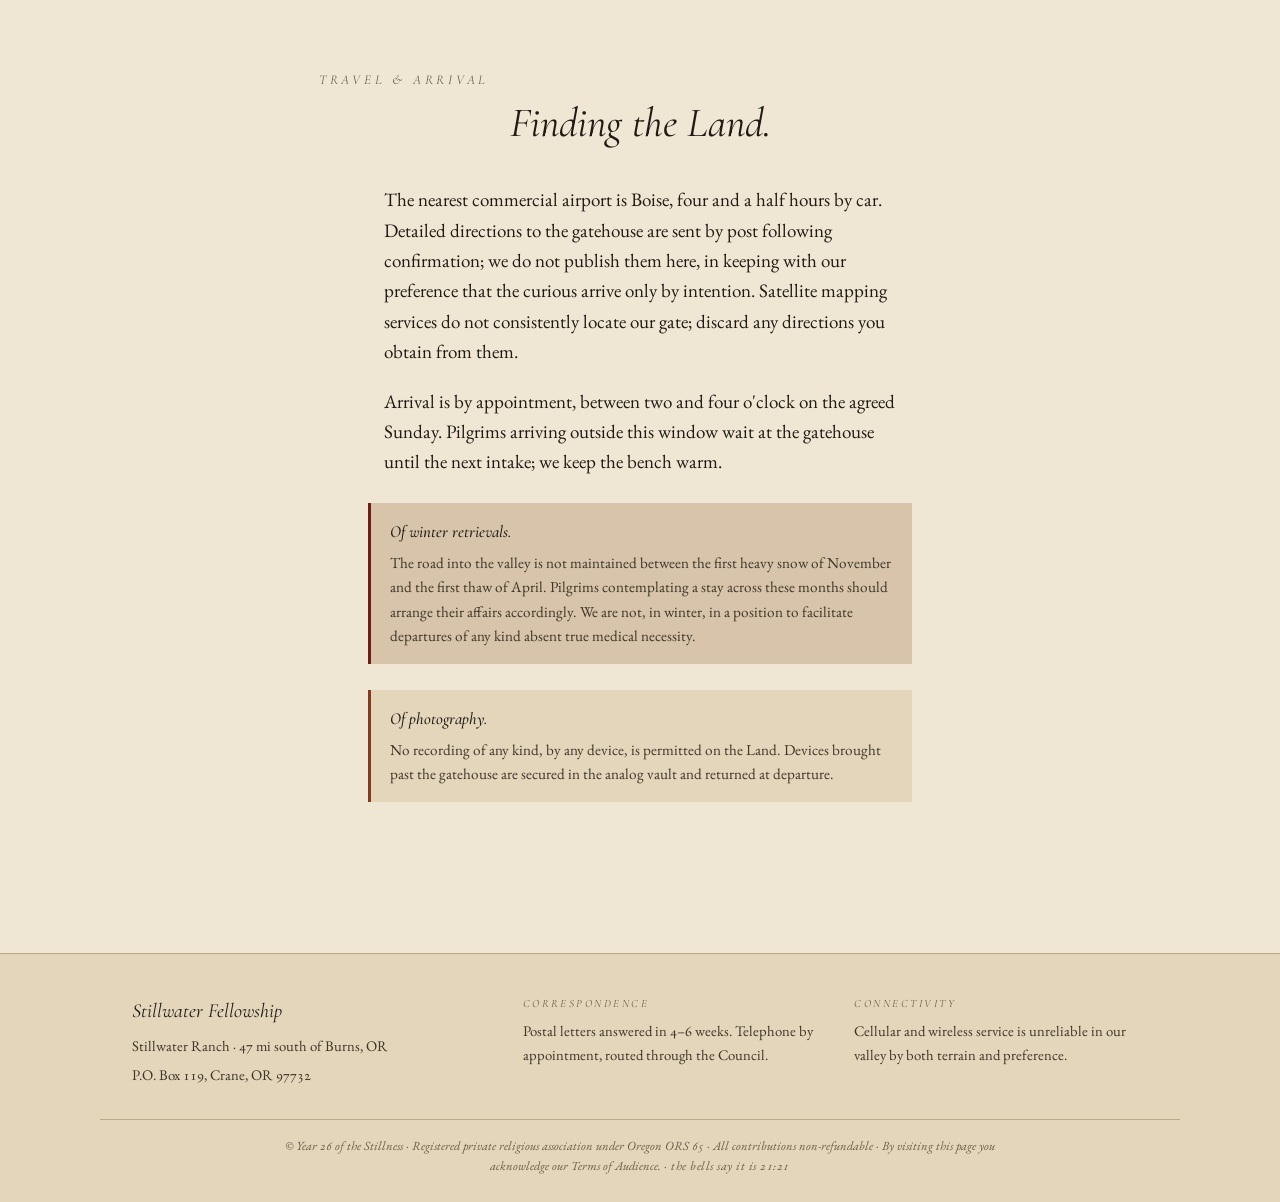
<file: land.html>
<!DOCTYPE html>
<html lang="en">
<head>
<meta charset="utf-8">
<meta name="viewport" content="width=device-width, initial-scale=1, viewport-fit=cover">
<meta name="theme-color" content="#efe6d3">
<title>The Land — The Stillwater Fellowship</title>
<meta name="description" content="Stillwater Ranch — 480 acres in Harney County, Oregon. Buildings, daily rhythm, arrival.">
<link rel="stylesheet" href="styles.css">
<link rel="icon" href="data:image/svg+xml,%3Csvg xmlns='http://www.w3.org/2000/svg' viewBox='0 0 40 40'%3E%3Crect width='40' height='40' fill='%23efe6d3'/%3E%3Ccircle cx='20' cy='18' r='12' fill='none' stroke='%231f2a14' stroke-width='1.5'/%3E%3Cline x1='6' y1='18' x2='34' y2='18' stroke='%231f2a14' stroke-width='1.5'/%3E%3Cline x1='20' y1='18' x2='20' y2='38' stroke='%231f2a14' stroke-width='1.5'/%3E%3Ccircle cx='20' cy='37' r='1.6' fill='%231f2a14'/%3E%3C/svg%3E">
</head>
<body>

<header class="site-header">
  <div class="header-inner">
    <a class="brand" href="index.html" aria-label="The Stillwater Fellowship — home">
      <svg class="brand-mark" viewBox="0 0 40 40" aria-hidden="true">
        <circle cx="20" cy="18" r="12" fill="none" stroke="currentColor" stroke-width="1.4"/>
        <line x1="6"  y1="18" x2="34" y2="18" stroke="currentColor" stroke-width="1.4"/>
        <line x1="20" y1="18" x2="20" y2="38" stroke="currentColor" stroke-width="1.4"/>
        <circle cx="20" cy="37" r="1.7" fill="currentColor"/>
      </svg>
      <span class="brand-text">
        <span class="brand-name">Stillwater Fellowship</span>
        <span class="brand-tag">Harney Co · Est. 2001</span>
      </span>
    </a>
    <input id="nav-toggle" class="nav-toggle" type="checkbox" aria-label="Toggle navigation menu">
    <label for="nav-toggle" class="nav-button" aria-hidden="true">
      <span></span><span></span><span></span>
    </label>
    <nav class="primary-nav" aria-label="Primary">
      <a href="index.html">Home</a>
      <a href="doctrine.html">Doctrine</a>
      <a href="land.html" class="is-current">The Land</a>
      <a href="packages.html">Stays</a>
      <a href="testimonials.html">Testimonies</a>
      <a href="faq.html">Questions</a>
      <a href="apply.html">Apply</a>
    </nav>
  </div>
</header>

<div class="page-lead">
  <div class="container">
    <svg class="lead-icon" viewBox="0 0 80 60" fill="none" stroke="currentColor" stroke-width="1.4" aria-hidden="true">
      <path d="M2 50 L18 28 L30 38 L46 18 L62 36 L78 24"/>
      <line x1="2" y1="55" x2="78" y2="55"/>
      <circle cx="60" cy="14" r="3"/>
    </svg>
    <p class="eyebrow">Stillwater Ranch · Harney County</p>
    <h1>The Land.</h1>
    <p class="deck">Four hundred and eighty acres, one spring, three hundred head, and a calendar set by five bells.</p>
  </div>
</div>

<section>
  <div class="prose">
    <p class="dropcap">Stillwater Ranch sits in a hanging valley on the eastern flank of the Steens, forty-seven miles south of Burns and seventeen miles by gravel road from the nearest paved surface. The valley is two miles long and a mile wide. There is one road in. There is no road out the other side.</p>
    <p>The original parcel was deeded to the Vorhees family in 1887 by the Northern Pacific Railroad in settlement of an unrelated matter. Anneke Vorhees Thorne brought it to the Fellowship at our founding. We have added one hundred and sixty acres by adjacent purchase since.</p>
  </div>
</section>

<figure class="featured-photo">
  <img src="assets/dining.png" alt="The Refectory at supper, lit by kerosene lamps along a long pine table set with stoneware bowls, with a wood stove glowing in the corner.">
  <figcaption>The Refectory, supper hour. Photographed by a Sister of the Letterhouse, winter of the twenty-third year.</figcaption>
</figure>

<figure class="featured-photo">
  <img src="assets/map.png" alt="A hand-drawn ink-and-wash site plan of Stillwater Ranch on aged parchment, showing the hanging valley between the Steens and the west ridge with labeled buildings on the valley floor, three additional dwellings clustered along the east bench at the base of the Steens, a compass rose, and a scale bar.">
  <figcaption>Stillwater Ranch and the East Bench, drawn for the Letterhouse archive. We do not appear on satellite mapping.</figcaption>
</figure>

<section>
  <div class="container">
    <p class="eyebrow center section-eyebrow">A Tour of the Buildings</p>
    <h2 class="section-title">What you will find when you arrive.</h2>

    <div class="buildings">

      <article class="building" id="building-1">
        <svg viewBox="0 0 40 40" fill="none" stroke="currentColor" stroke-width="1.4" aria-hidden="true">
          <path d="M4 30 L36 30 L36 16 L20 6 L4 16 Z"/>
          <rect x="16" y="20" width="8" height="10"/>
        </svg>
        <p class="name">The Gatehouse</p>
        <p class="note">Where vehicles, devices, and ID are received.</p>
      </article>

      <article class="building" id="building-2">
        <svg viewBox="0 0 40 40" fill="none" stroke="currentColor" stroke-width="1.4" aria-hidden="true">
          <rect x="6" y="10" width="28" height="22"/>
          <path d="M6 10 L20 22 L34 10"/>
        </svg>
        <p class="name">The Letterhouse</p>
        <p class="note">Mail in and out. The Office of Correspondence.</p>
      </article>

      <article class="building" id="building-3">
        <svg viewBox="0 0 40 40" fill="none" stroke="currentColor" stroke-width="1.4" aria-hidden="true">
          <path d="M4 32 L36 32 L36 18 L20 8 L4 18 Z"/>
          <line x1="20" y1="8" x2="20" y2="2"/>
          <circle cx="20" cy="3" r="1" fill="currentColor"/>
          <line x1="14" y1="32" x2="14" y2="22"/>
          <line x1="26" y1="32" x2="26" y2="22"/>
        </svg>
        <p class="name">The Refectory</p>
        <p class="note">Wood-fired Aga, three meals, two in silence.</p>
      </article>

      <article class="building" id="building-4">
        <svg viewBox="0 0 40 40" fill="none" stroke="currentColor" stroke-width="1.4" aria-hidden="true">
          <path d="M2 30 L38 30 L38 16 L20 6 L2 16 Z"/>
          <rect x="14" y="20" width="6" height="10"/>
          <rect x="22" y="20" width="6" height="10"/>
        </svg>
        <p class="name">The Long House</p>
        <p class="note">The Council convenes. Audiences are heard.</p>
      </article>

      <article class="building" id="building-5">
        <svg viewBox="0 0 40 40" fill="none" stroke="currentColor" stroke-width="1.4" aria-hidden="true">
          <path d="M8 32 L32 32 L32 18 L20 10 L8 18 Z"/>
          <line x1="20" y1="10" x2="20" y2="6"/>
          <path d="M28 6 Q31 4 34 6 Q34 9 31 9" opacity="0.7"/>
        </svg>
        <p class="name">Hearth Cabins</p>
        <p class="note">Visitations. Woodstove and kerosene lamp.</p>
      </article>

      <article class="building" id="building-6">
        <svg viewBox="0 0 40 40" fill="none" stroke="currentColor" stroke-width="1.4" aria-hidden="true">
          <path d="M6 30 L34 30 L34 16 L20 8 L6 16 Z"/>
          <circle cx="20" cy="22" r="3"/>
        </svg>
        <p class="name">Initiate Cabins</p>
        <p class="note">Sabbatical &amp; Fallow. Each named for a tree.</p>
      </article>

      <article class="building" id="building-7">
        <svg viewBox="0 0 40 40" fill="none" stroke="currentColor" stroke-width="1.4" aria-hidden="true">
          <path d="M4 32 L36 32 L36 14 L20 4 L4 14 Z"/>
          <rect x="10" y="20" width="6" height="12"/>
          <rect x="24" y="20" width="6" height="12"/>
        </svg>
        <p class="name">Steward Houses</p>
        <p class="note">Permanent residences on the upper terrace.</p>
      </article>

      <article class="building menace" id="building-8">
        <svg viewBox="0 0 40 40" fill="none" stroke="currentColor" stroke-width="1.4" aria-hidden="true">
          <path d="M10 32 L30 32 L30 18 L20 10 L10 18 Z"/>
          <rect x="17" y="22" width="6" height="10"/>
        </svg>
        <p class="name">The Quiet Cabin</p>
        <p class="note">Furnished simply. By Council assignment.</p>
      </article>

      <article class="building" id="building-9">
        <svg viewBox="0 0 40 40" fill="none" stroke="currentColor" stroke-width="1.4" aria-hidden="true">
          <rect x="14" y="10" width="12" height="22"/>
          <path d="M10 10 L30 10 L20 2 Z"/>
          <path d="M16 18 Q20 22 24 18 Q24 24 20 26 Q16 24 16 18 Z" fill="currentColor" opacity="0.5"/>
        </svg>
        <p class="name">The Bell Tower</p>
        <p class="note">Five bells, cast 2004 in Aarle-Rixtel.</p>
      </article>

      <article class="building" id="building-10">
        <svg viewBox="0 0 40 40" fill="none" stroke="currentColor" stroke-width="1.4" aria-hidden="true">
          <rect x="6" y="20" width="28" height="14"/>
          <path d="M6 20 Q20 14 34 20"/>
          <line x1="14" y1="34" x2="14" y2="24"/>
          <line x1="20" y1="34" x2="20" y2="22"/>
          <line x1="26" y1="34" x2="26" y2="24"/>
        </svg>
        <p class="name">The Cemetery</p>
        <p class="note">Above the Refectory. Eight Stewards rest there.</p>
      </article>

      <article class="building" id="building-11">
        <svg viewBox="0 0 40 40" fill="none" stroke="currentColor" stroke-width="1.4" aria-hidden="true">
          <path d="M14 32 L34 32 L34 18 L24 10 L14 18 Z"/>
          <rect x="21" y="22" width="6" height="10"/>
          <rect x="3" y="29" width="7" height="4"/>
          <line x1="6.5" y1="29" x2="6.5" y2="10"/>
          <line x1="4.8" y1="25" x2="8.2" y2="24" stroke-width="0.7"/>
          <line x1="4.8" y1="20" x2="8.2" y2="19" stroke-width="0.7"/>
          <line x1="4.8" y1="15" x2="8.2" y2="14" stroke-width="0.7"/>
        </svg>
        <p class="name">Dr. Drew's Cabin</p>
        <p class="note">The Fellowship's physician. A bronze narwhal keeps the porch.</p>
      </article>

      <article class="building" id="building-12">
        <svg viewBox="0 0 40 40" fill="none" stroke="currentColor" stroke-width="1.4" aria-hidden="true">
          <path d="M10 22 L30 22 L30 14 L20 8 L10 14 Z"/>
          <rect x="17" y="16" width="6" height="6"/>
          <rect x="11" y="28" width="18" height="6"/>
          <line x1="20" y1="28" x2="20" y2="34" stroke-width="0.6"/>
          <circle cx="20" cy="31" r="0.7" fill="currentColor"/>
        </svg>
        <p class="name">The Penitents' Cottage</p>
        <p class="note">Trevor and Shay, of Fredericton. The lower room is not discussed.</p>
      </article>

      <article class="building" id="building-13">
        <svg viewBox="0 0 40 40" fill="none" stroke="currentColor" stroke-width="1.4" aria-hidden="true">
          <line x1="3" y1="6" x2="7" y2="3" stroke-width="0.7"/>
          <line x1="3" y1="14" x2="7" y2="11" stroke-width="0.7"/>
          <line x1="3" y1="22" x2="7" y2="19" stroke-width="0.7"/>
          <line x1="3" y1="30" x2="7" y2="27" stroke-width="0.7"/>
          <rect x="8" y="10" width="8" height="6"/>
          <rect x="14" y="16" width="9" height="6"/>
          <rect x="21" y="22" width="9" height="6"/>
          <rect x="28" y="28" width="9" height="6"/>
        </svg>
        <p class="name">The Macomber Compound</p>
        <p class="note">Of Portland, by way of kennels.</p>
      </article>

    </div>
  </div>
</section>

<figure class="featured-photo">
  <img src="assets/drDrewCabin.png" alt="Dr. Drew's cabin on the upper bench above the spring at golden hour, with a tall bronze narwhal statue standing on a stone plinth in front, its long spiraled tusk angled toward the sky.">
  <figcaption>Dr. Drew's cabin, on the upper bench above the spring. The bronze narwhal — donated to the Fellowship in the eleventh year, by the doctor himself — has more than once served as a landmark in fog.</figcaption>
</figure>

<figure class="featured-photo">
  <img src="assets/theLie.png" alt="The smallest cabin on the property: a single-room weathered timber cottage in the high desert at golden hour, with a heavy iron cellar hatch flush in a concrete pad in the dirt yard before it.">
  <figcaption>The Penitents' Cottage. Visibly the smallest dwelling on the Land. Trevor and Shay, of Fredericton, paid their tithe in full at intake.</figcaption>
</figure>

<figure class="featured-photo">
  <img src="assets/theTruth.png" alt="A vast subterranean ballroom: crystal chandeliers, an infinity pool, marble floors, a gilt bar, a moose head wearing pearls, a vault door, and a single jar of amber maple syrup lit beneath a glass dome on a marble pedestal.">
  <figcaption>The Penitents' Cottage, lower room. The Fellowship makes no public mention of the lower room and considers a guest's discretion in this matter to be a form of ongoing penance. Of the matter of the forty-seven barrels, the Fellowship has no opinion.</figcaption>
</figure>

<figure class="featured-photo">
  <img src="assets/macomberMansion.png" alt="A multi-tiered mansion of stone, stained timber, and floor-to-ceiling glass cantilevered from the eastern face of the Steens Mountain at golden hour, with three smoking chimneys and a stone-cut switchback drive descending to the high-desert valley below.">
  <figcaption>The Macomber Compound, east face of the Steens. Three generations of Portland — kennels, veterinary clinics, and a fortune of unspecified origin.</figcaption>
</figure>

<figure class="featured-photo">
  <img src="assets/macomberPortico.png" alt="A monumental stone portico carved into the basalt of the Steens, with MACOMBER inscribed on the lintel and two life-size bronze hounds on tall plinths flanking the timber-and-iron doors.">
  <figcaption>Principal entrance, Macomber Compound. The bronze hounds keep their watch. The living hounds — at any given visit, between four and twelve — follow at heel.</figcaption>
</figure>

<section>
  <div class="container">
    <p class="eyebrow center section-eyebrow">A Day at Stillwater</p>
    <h2 class="section-title">The five bells.</h2>
    <table class="timetable">
      <tbody>
        <tr><td>5:00</td><td>Rising. The wood is laid.</td></tr>
        <tr><td>6:30</td><td>Breakfast in the Refectory, in silence.</td></tr>
        <tr><td>12:00</td><td>Midday meal, in silence.</td></tr>
        <tr><td>18:00</td><td>Supper. Conversation is permitted.</td></tr>
        <tr><td>21:00</td><td>Lamps out. The valley keeps the dark.</td></tr>
      </tbody>
    </table>
  </div>
</section>

<section>
  <div class="container">
    <p class="eyebrow center section-eyebrow">Travel &amp; Arrival</p>
    <h2 class="section-title">Finding the Land.</h2>
    <div class="prose">
      <p>The nearest commercial airport is Boise, four and a half hours by car. Detailed directions to the gatehouse are sent by post following confirmation; we do not publish them here, in keeping with our preference that the curious arrive only by intention. Satellite mapping services do not consistently locate our gate; discard any directions you obtain from them.</p>
      <p>Arrival is by appointment, between two and four o'clock on the agreed Sunday. Pilgrims arriving outside this window wait at the gatehouse until the next intake; we keep the bench warm.</p>
    </div>

    <div class="notice serious">
      <strong>Of winter retrievals.</strong>
      The road into the valley is not maintained between the first heavy snow of November and the first thaw of April. Pilgrims contemplating a stay across these months should arrange their affairs accordingly. We are not, in winter, in a position to facilitate departures of any kind absent true medical necessity.
    </div>

    <div class="notice">
      <strong>Of photography.</strong>
      No recording of any kind, by any device, is permitted on the Land. Devices brought past the gatehouse are secured in the analog vault and returned at departure.
    </div>
  </div>
</section>

<footer class="site-footer">
  <div class="footer-grid">
    <div>
      <p class="footer-brand">Stillwater Fellowship</p>
      <p>Stillwater Ranch · 47 mi south of Burns, OR</p>
      <p>P.O. Box 119, Crane, OR 97732</p>
    </div>
    <div>
      <p class="footer-heading">Correspondence</p>
      <p>Postal letters answered in 4–6 weeks. Telephone by appointment, routed through the Council.</p>
    </div>
    <div>
      <p class="footer-heading">Connectivity</p>
      <p>Cellular and wireless service is unreliable in our valley by both terrain and preference.</p>
    </div>
  </div>
  <p class="footer-fineprint">© Year 26 of the Stillness · Registered private religious association under Oregon ORS 65 · All contributions non-refundable · By visiting this page you acknowledge our Terms of Audience.</p>
</footer>

<script src="vigil.js" defer></script>
</body>
</html>
</file>
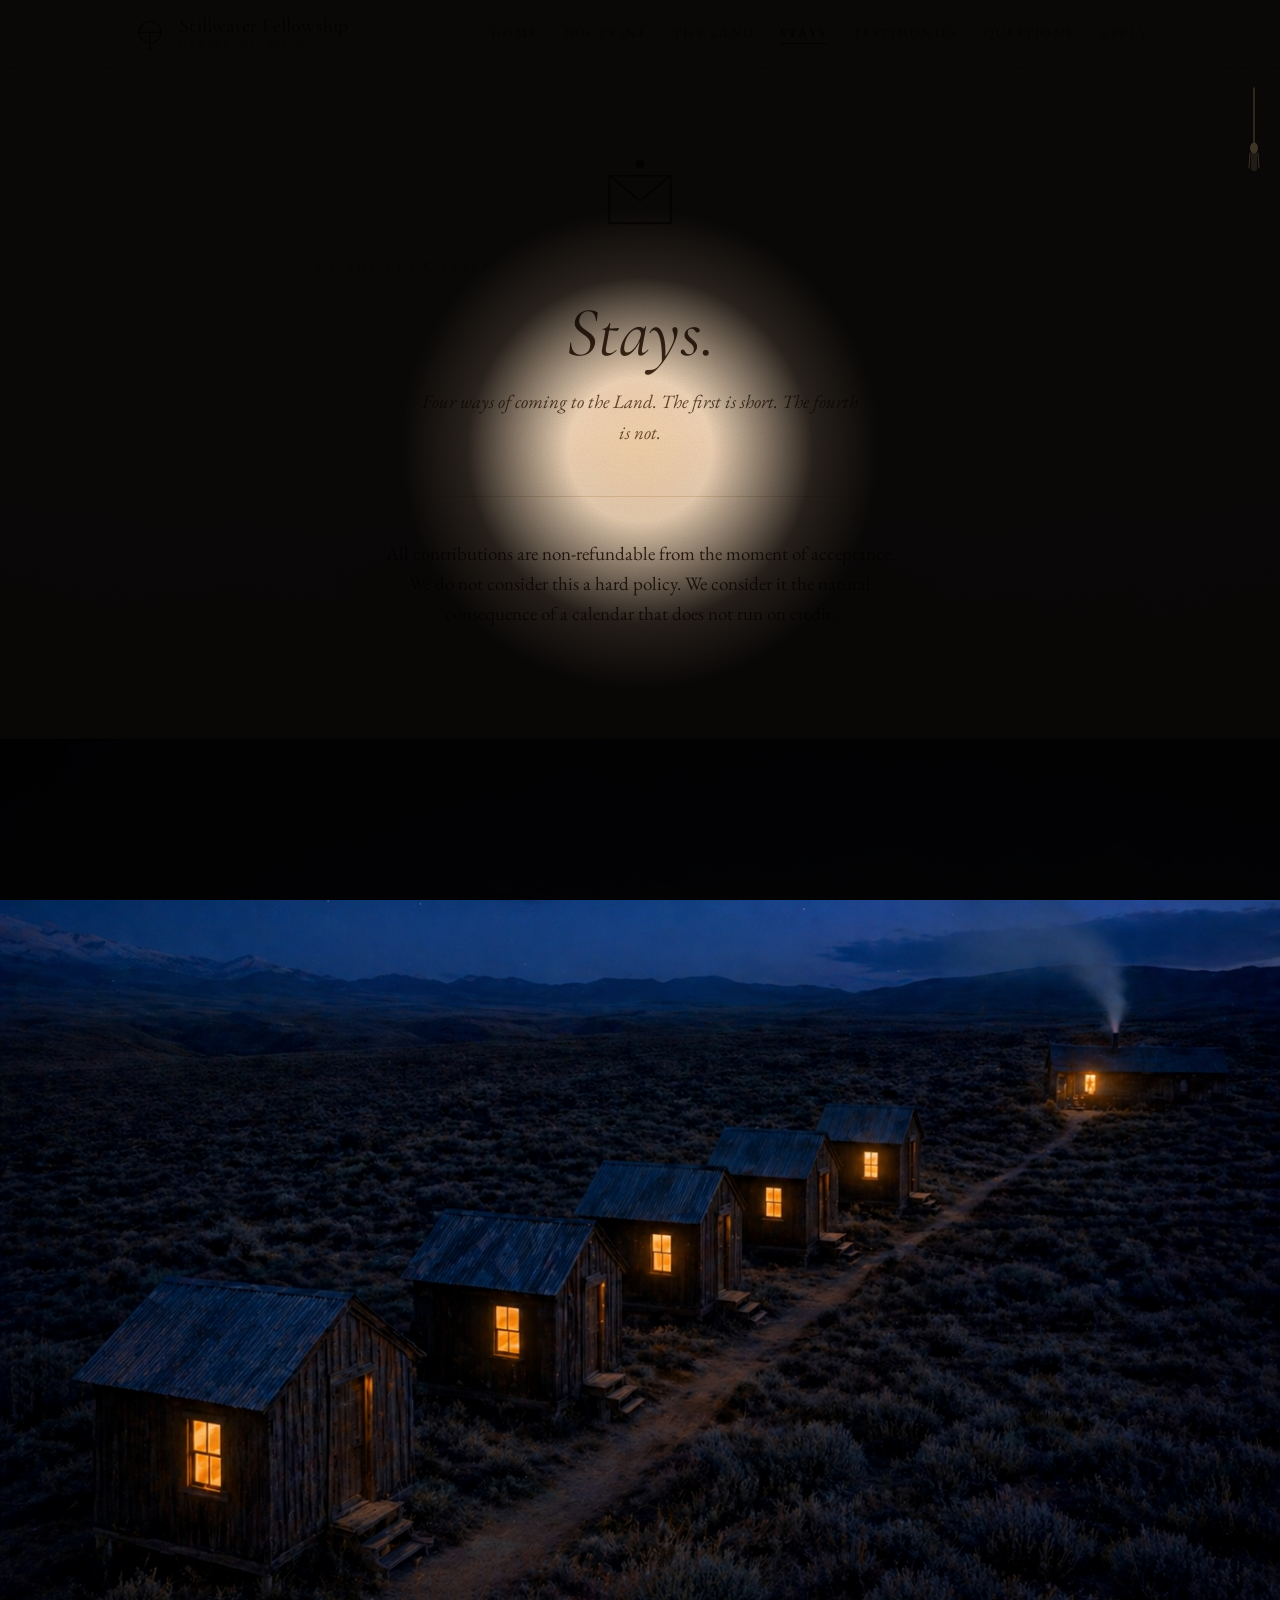
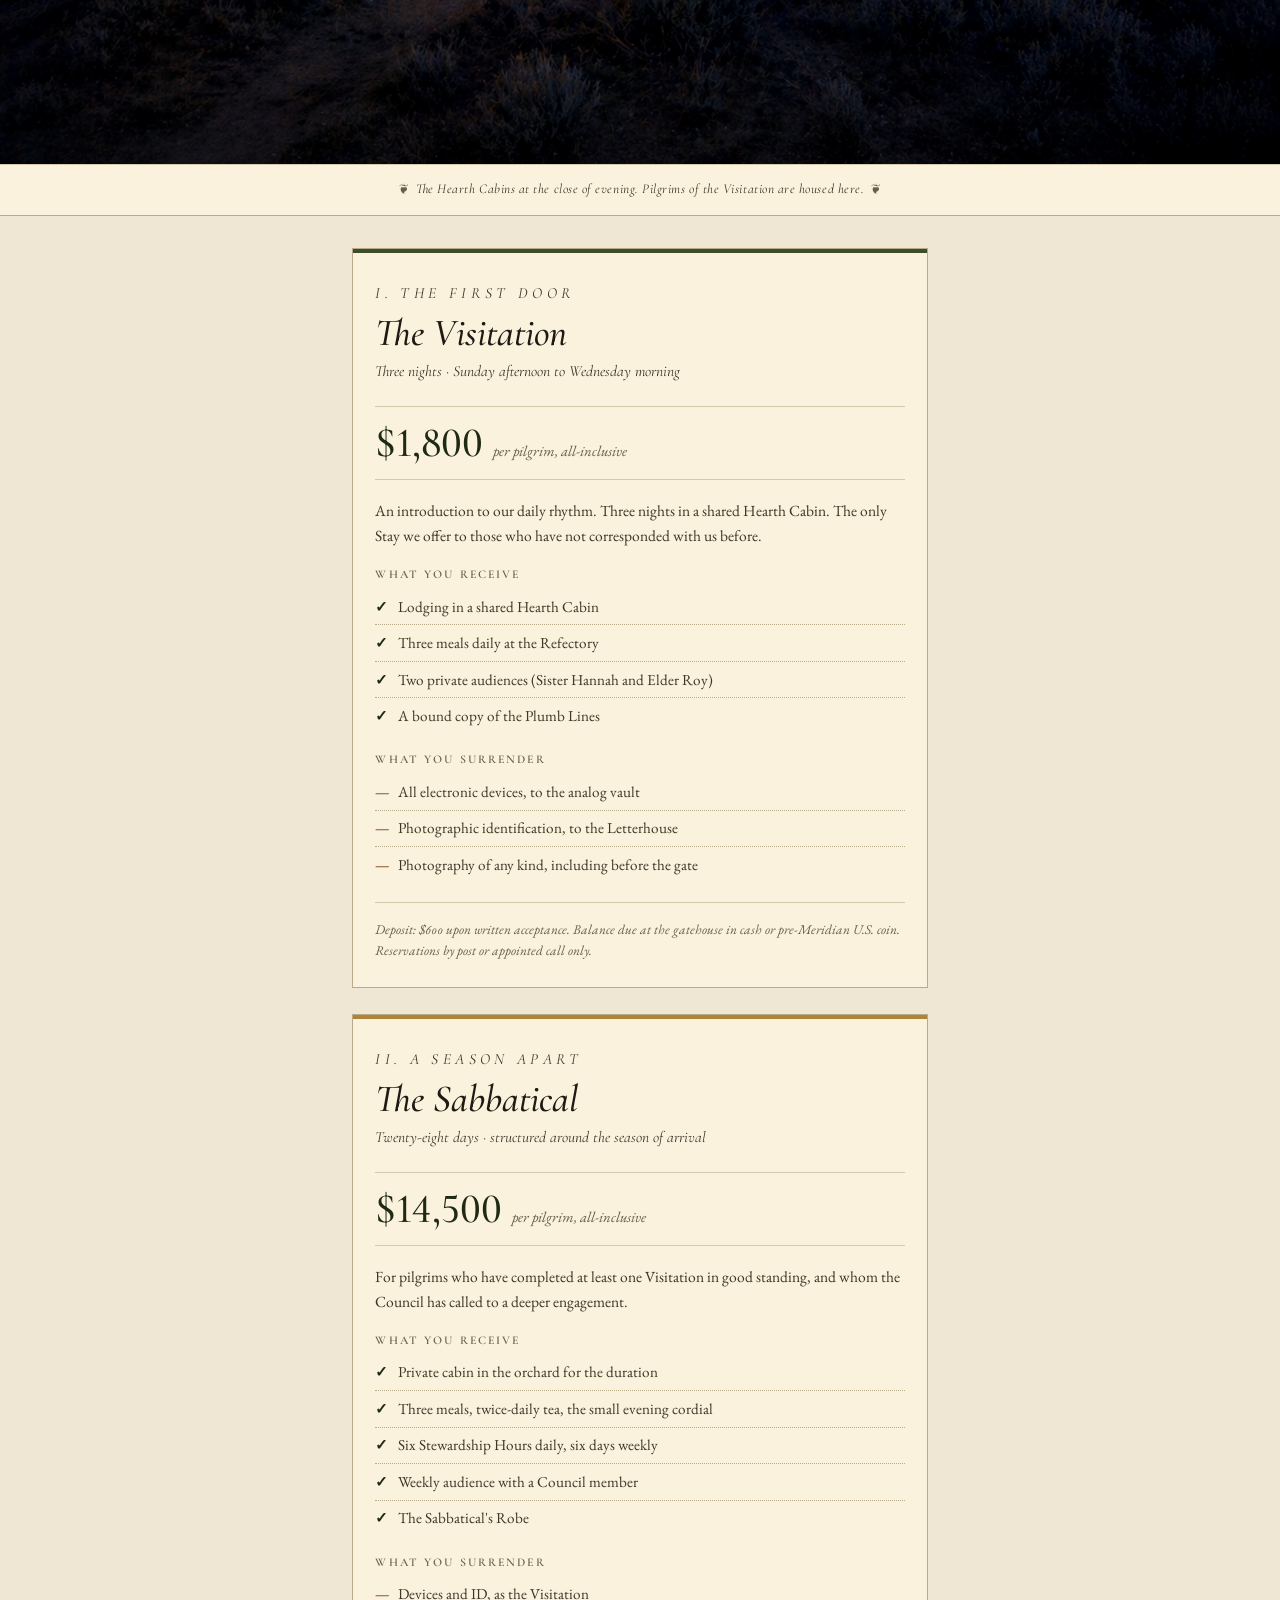
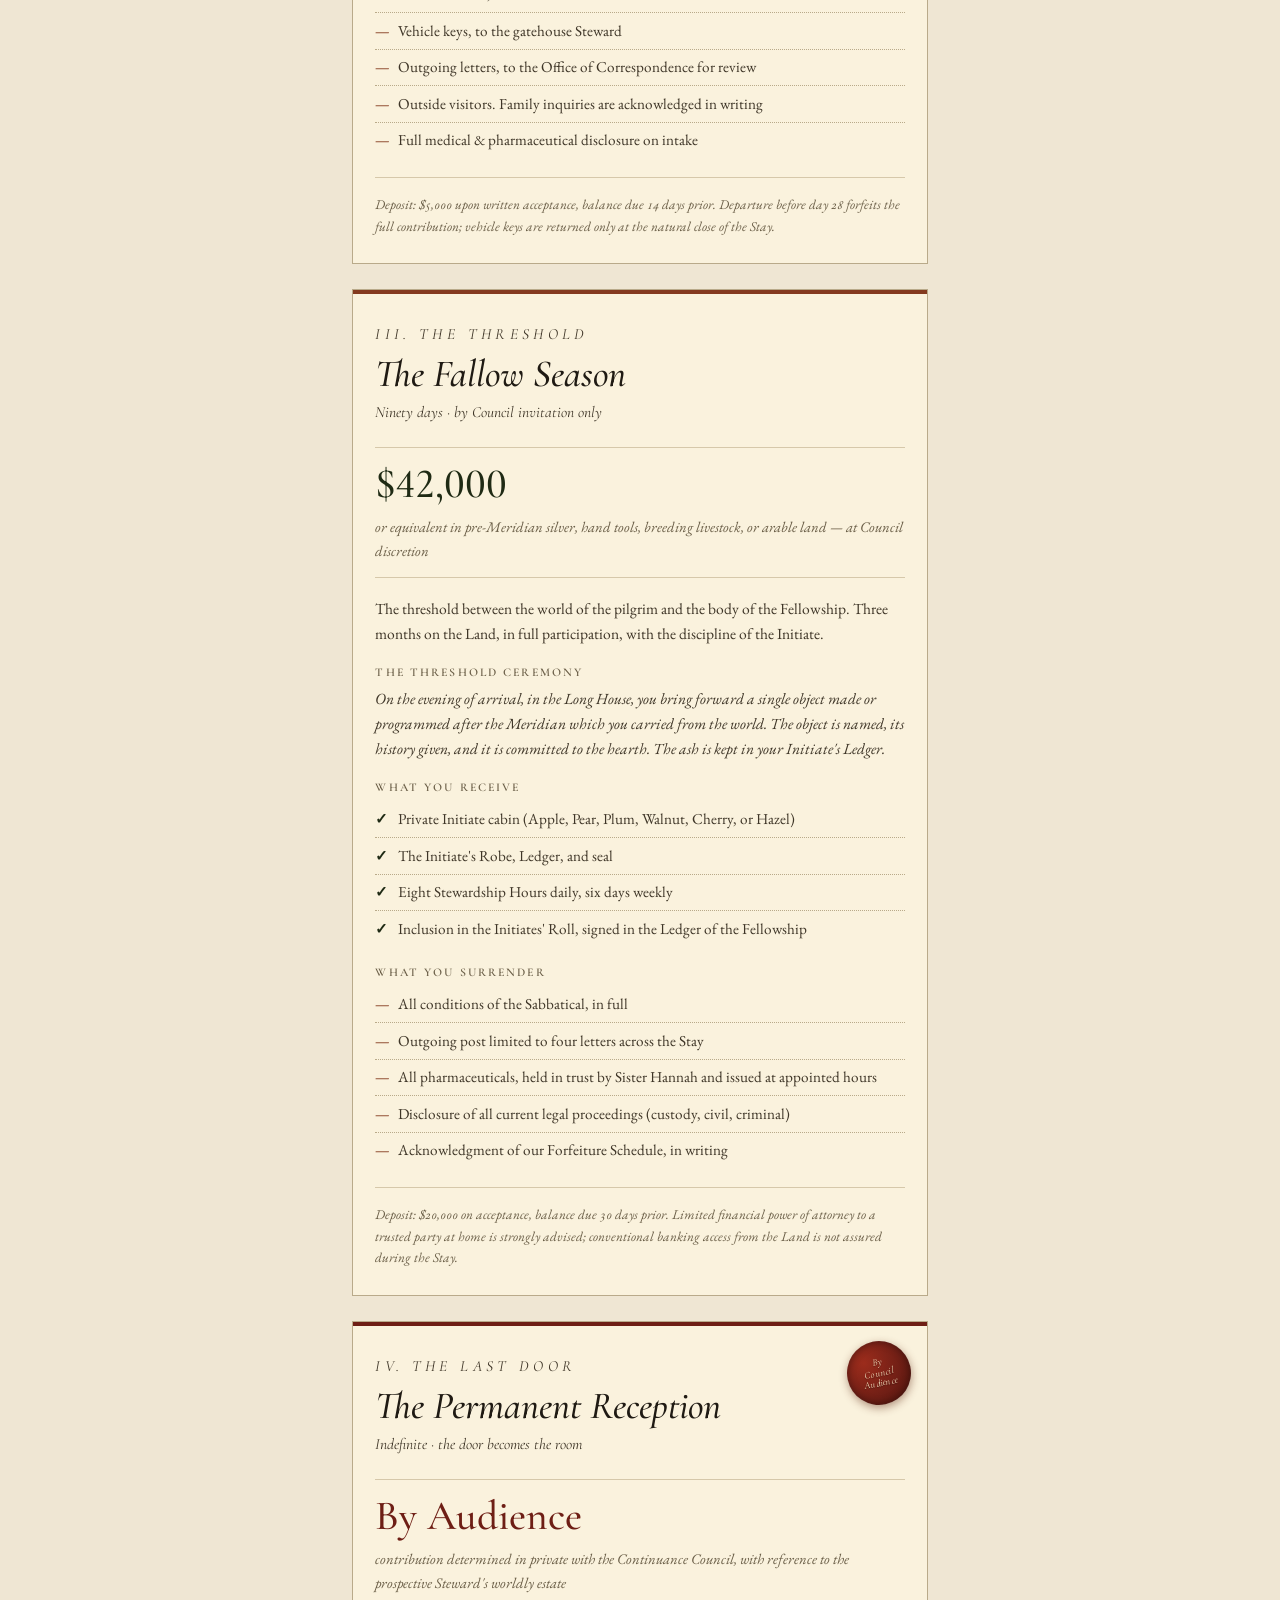
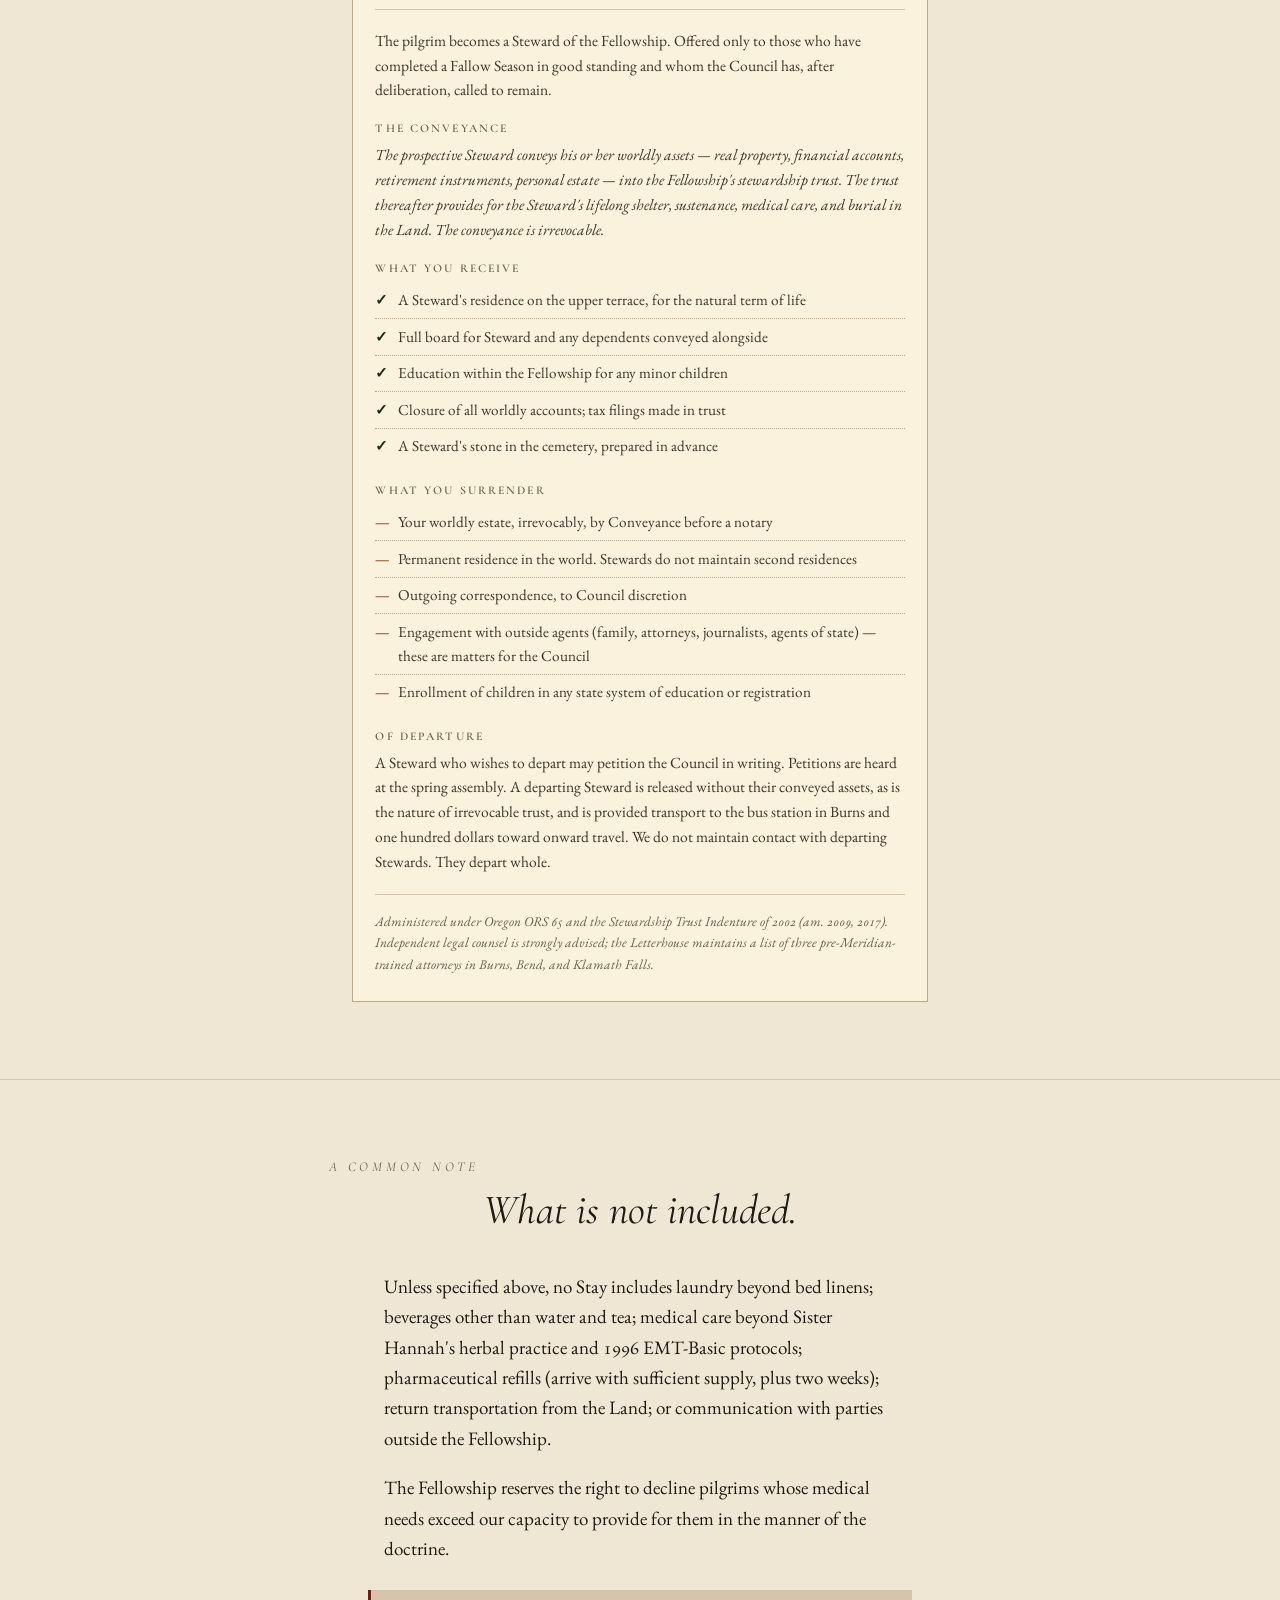
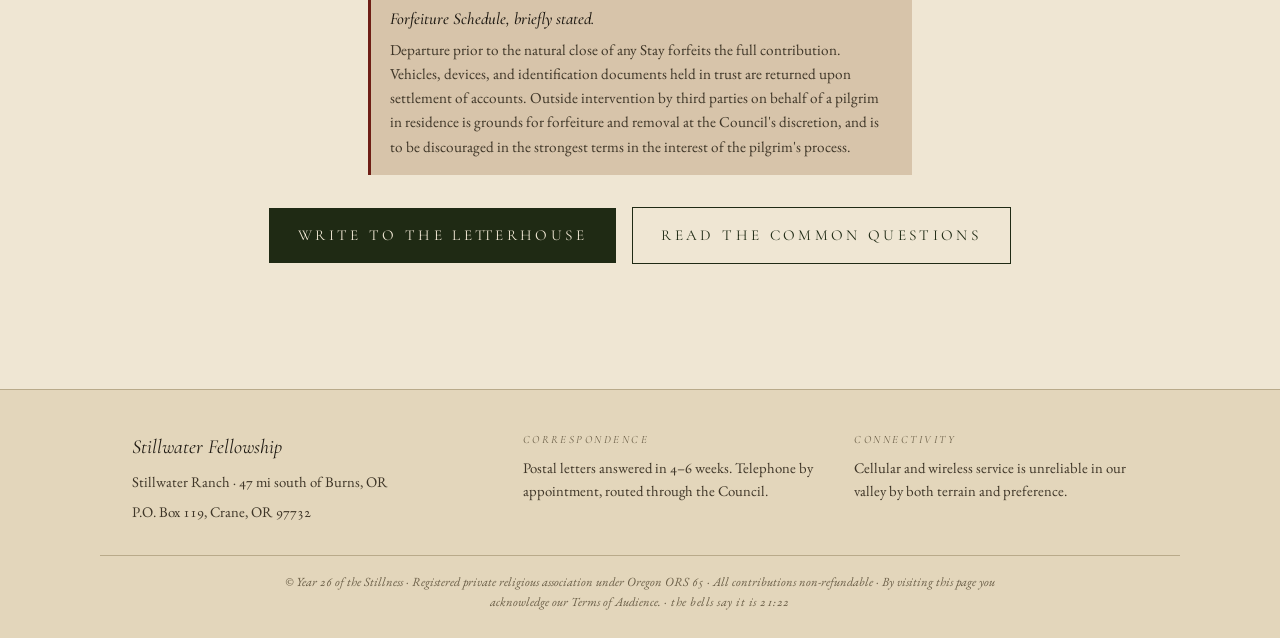
<file: packages.html>
<!DOCTYPE html>
<html lang="en">
<head>
<meta charset="utf-8">
<meta name="viewport" content="width=device-width, initial-scale=1, viewport-fit=cover">
<meta name="theme-color" content="#efe6d3">
<title>Stays — The Stillwater Fellowship</title>
<meta name="description" content="Visitations, Sabbaticals, Fallow Seasons, and Permanent Reception at Stillwater Ranch.">
<link rel="stylesheet" href="styles.css">
<link rel="icon" href="data:image/svg+xml,%3Csvg xmlns='http://www.w3.org/2000/svg' viewBox='0 0 40 40'%3E%3Crect width='40' height='40' fill='%23efe6d3'/%3E%3Ccircle cx='20' cy='18' r='12' fill='none' stroke='%231f2a14' stroke-width='1.5'/%3E%3Cline x1='6' y1='18' x2='34' y2='18' stroke='%231f2a14' stroke-width='1.5'/%3E%3Cline x1='20' y1='18' x2='20' y2='38' stroke='%231f2a14' stroke-width='1.5'/%3E%3Ccircle cx='20' cy='37' r='1.6' fill='%231f2a14'/%3E%3C/svg%3E">
</head>
<body>

<header class="site-header">
  <div class="header-inner">
    <a class="brand" href="index.html" aria-label="The Stillwater Fellowship — home">
      <svg class="brand-mark" viewBox="0 0 40 40" aria-hidden="true">
        <circle cx="20" cy="18" r="12" fill="none" stroke="currentColor" stroke-width="1.4"/>
        <line x1="6"  y1="18" x2="34" y2="18" stroke="currentColor" stroke-width="1.4"/>
        <line x1="20" y1="18" x2="20" y2="38" stroke="currentColor" stroke-width="1.4"/>
        <circle cx="20" cy="37" r="1.7" fill="currentColor"/>
      </svg>
      <span class="brand-text">
        <span class="brand-name">Stillwater Fellowship</span>
        <span class="brand-tag">Harney Co · Est. 2001</span>
      </span>
    </a>
    <input id="nav-toggle" class="nav-toggle" type="checkbox" aria-label="Toggle navigation menu">
    <label for="nav-toggle" class="nav-button" aria-hidden="true">
      <span></span><span></span><span></span>
    </label>
    <nav class="primary-nav" aria-label="Primary">
      <a href="index.html">Home</a>
      <a href="doctrine.html">Doctrine</a>
      <a href="land.html">The Land</a>
      <a href="packages.html" class="is-current">Stays</a>
      <a href="testimonials.html">Testimonies</a>
      <a href="faq.html">Questions</a>
      <a href="apply.html">Apply</a>
    </nav>
  </div>
</header>

<div class="page-lead">
  <div class="container">
    <svg class="lead-icon" viewBox="0 0 60 60" fill="none" stroke="currentColor" stroke-width="1.4" aria-hidden="true">
      <rect x="8" y="14" width="44" height="34"/>
      <path d="M8 14 L30 32 L52 14"/>
      <circle cx="30" cy="6" r="2.5" fill="currentColor"/>
    </svg>
    <p class="eyebrow">Of the Four Stays</p>
    <h1>Stays.</h1>
    <p class="deck">Four ways of coming to the Land. The first is short. The fourth is not.</p>
  </div>
</div>

<section style="padding-top: clamp(1.6rem, 5vw, 2.6rem);">
  <div class="prose center">
    <p style="margin: 0 auto;">All contributions are non-refundable from the moment of acceptance. We do not consider this a hard policy. We consider it the natural consequence of a calendar that does not run on credit.</p>
  </div>
</section>

<figure class="featured-photo">
  <img src="assets/nightCabins.png" alt="Five hand-built Hearth Cabins arrayed along a footpath through sagebrush at twilight, each cabin window lit with a single warm glow, woodsmoke rising from the chimney of the last cabin, the Steens in the distance.">
  <figcaption>The Hearth Cabins at the close of evening. Pilgrims of the Visitation are housed here.</figcaption>
</figure>

<section style="padding-top: 0;">
  <div class="packages-stack">

    <!-- ──────── 1. The Visitation ──────── -->
    <article class="pkg pkg-1">
      <p class="pkg-tier">i. The First Door</p>
      <h2 class="pkg-name">The Visitation</h2>
      <p class="pkg-duration">Three nights · Sunday afternoon to Wednesday morning</p>

      <div class="pkg-price-row">
        <span class="pkg-price">$1,800</span>
        <span class="pkg-price-note">per pilgrim, all-inclusive</span>
      </div>

      <p>An introduction to our daily rhythm. Three nights in a shared Hearth Cabin. The only Stay we offer to those who have not corresponded with us before.</p>

      <h4>What You Receive</h4>
      <ul class="kept">
        <li>Lodging in a shared Hearth Cabin</li>
        <li>Three meals daily at the Refectory</li>
        <li>Two private audiences (Sister Hannah and Elder Roy)</li>
        <li>A bound copy of the Plumb Lines</li>
      </ul>

      <h4>What You Surrender</h4>
      <ul class="given">
        <li>All electronic devices, to the analog vault</li>
        <li>Photographic identification, to the Letterhouse</li>
        <li>Photography of any kind, including before the gate</li>
      </ul>

      <p class="fineprint">Deposit: $600 upon written acceptance. Balance due at the gatehouse in cash or pre-Meridian U.S. coin. Reservations by post or appointed call only.</p>
    </article>

    <!-- ──────── 2. The Sabbatical ──────── -->
    <article class="pkg pkg-2">
      <p class="pkg-tier">ii. A Season Apart</p>
      <h2 class="pkg-name">The Sabbatical</h2>
      <p class="pkg-duration">Twenty-eight days · structured around the season of arrival</p>

      <div class="pkg-price-row">
        <span class="pkg-price">$14,500</span>
        <span class="pkg-price-note">per pilgrim, all-inclusive</span>
      </div>

      <p>For pilgrims who have completed at least one Visitation in good standing, and whom the Council has called to a deeper engagement.</p>

      <h4>What You Receive</h4>
      <ul class="kept">
        <li>Private cabin in the orchard for the duration</li>
        <li>Three meals, twice-daily tea, the small evening cordial</li>
        <li>Six Stewardship Hours daily, six days weekly</li>
        <li>Weekly audience with a Council member</li>
        <li>The Sabbatical's Robe</li>
      </ul>

      <h4>What You Surrender</h4>
      <ul class="given">
        <li>Devices and ID, as the Visitation</li>
        <li>Vehicle keys, to the gatehouse Steward</li>
        <li>Outgoing letters, to the Office of Correspondence for review</li>
        <li>Outside visitors. Family inquiries are acknowledged in writing</li>
        <li>Full medical &amp; pharmaceutical disclosure on intake</li>
      </ul>

      <p class="fineprint">Deposit: $5,000 upon written acceptance, balance due 14 days prior. Departure before day 28 forfeits the full contribution; vehicle keys are returned only at the natural close of the Stay.</p>
    </article>

    <!-- ──────── 3. The Fallow Season ──────── -->
    <article class="pkg pkg-3">
      <p class="pkg-tier">iii. The Threshold</p>
      <h2 class="pkg-name">The Fallow Season</h2>
      <p class="pkg-duration">Ninety days · by Council invitation only</p>

      <div class="pkg-price-row">
        <span class="pkg-price">$42,000</span>
        <span class="pkg-price-note">or equivalent in pre-Meridian silver, hand tools, breeding livestock, or arable land — at Council discretion</span>
      </div>

      <p>The threshold between the world of the pilgrim and the body of the Fellowship. Three months on the Land, in full participation, with the discipline of the Initiate.</p>

      <h4>The Threshold Ceremony</h4>
      <p style="font-style: italic;">On the evening of arrival, in the Long House, you bring forward a single object made or programmed after the Meridian which you carried from the world. The object is named, its history given, and it is committed to the hearth. The ash is kept in your Initiate's Ledger.</p>

      <h4>What You Receive</h4>
      <ul class="kept">
        <li>Private Initiate cabin (Apple, Pear, Plum, Walnut, Cherry, or Hazel)</li>
        <li>The Initiate's Robe, Ledger, and seal</li>
        <li>Eight Stewardship Hours daily, six days weekly</li>
        <li>Inclusion in the Initiates' Roll, signed in the Ledger of the Fellowship</li>
      </ul>

      <h4>What You Surrender</h4>
      <ul class="given">
        <li>All conditions of the Sabbatical, in full</li>
        <li>Outgoing post limited to four letters across the Stay</li>
        <li>All pharmaceuticals, held in trust by Sister Hannah and issued at appointed hours</li>
        <li>Disclosure of all current legal proceedings (custody, civil, criminal)</li>
        <li>Acknowledgment of our Forfeiture Schedule, in writing</li>
      </ul>

      <p class="fineprint">Deposit: $20,000 on acceptance, balance due 30 days prior. Limited financial power of attorney to a trusted party at home is strongly advised; conventional banking access from the Land is not assured during the Stay.</p>
    </article>

    <!-- ──────── 4. The Permanent Reception ──────── -->
    <article class="pkg pkg-4">
      <div class="wax-seal">By<br>Council<br>Audience</div>
      <p class="pkg-tier">iv. The Last Door</p>
      <h2 class="pkg-name">The Permanent Reception</h2>
      <p class="pkg-duration">Indefinite · the door becomes the room</p>

      <div class="pkg-price-row">
        <span class="pkg-price">By Audience</span>
        <span class="pkg-price-note">contribution determined in private with the Continuance Council, with reference to the prospective Steward's worldly estate</span>
      </div>

      <p>The pilgrim becomes a Steward of the Fellowship. Offered only to those who have completed a Fallow Season in good standing and whom the Council has, after deliberation, called to remain.</p>

      <h4>The Conveyance</h4>
      <p style="font-style: italic;">The prospective Steward conveys his or her worldly assets — real property, financial accounts, retirement instruments, personal estate — into the Fellowship's stewardship trust. The trust thereafter provides for the Steward's lifelong shelter, sustenance, medical care, and burial in the Land. The conveyance is irrevocable.</p>

      <h4>What You Receive</h4>
      <ul class="kept">
        <li>A Steward's residence on the upper terrace, for the natural term of life</li>
        <li>Full board for Steward and any dependents conveyed alongside</li>
        <li>Education within the Fellowship for any minor children</li>
        <li>Closure of all worldly accounts; tax filings made in trust</li>
        <li>A Steward's stone in the cemetery, prepared in advance</li>
      </ul>

      <h4>What You Surrender</h4>
      <ul class="given">
        <li>Your worldly estate, irrevocably, by Conveyance before a notary</li>
        <li>Permanent residence in the world. Stewards do not maintain second residences</li>
        <li>Outgoing correspondence, to Council discretion</li>
        <li>Engagement with outside agents (family, attorneys, journalists, agents of state) — these are matters for the Council</li>
        <li>Enrollment of children in any state system of education or registration</li>
      </ul>

      <h4>Of Departure</h4>
      <p>A Steward who wishes to depart may petition the Council in writing. Petitions are heard at the spring assembly. A departing Steward is released without their conveyed assets, as is the nature of irrevocable trust, and is provided transport to the bus station in Burns and one hundred dollars toward onward travel. We do not maintain contact with departing Stewards. They depart whole.</p>

      <p class="fineprint">Administered under Oregon ORS 65 and the Stewardship Trust Indenture of 2002 (am. 2009, 2017). Independent legal counsel is strongly advised; the Letterhouse maintains a list of three pre-Meridian-trained attorneys in Burns, Bend, and Klamath Falls.</p>
    </article>

  </div>
</section>

<section>
  <div class="container">
    <p class="eyebrow center section-eyebrow">A Common Note</p>
    <h2 class="section-title">What is not included.</h2>
    <div class="prose">
      <p>Unless specified above, no Stay includes laundry beyond bed linens; beverages other than water and tea; medical care beyond Sister Hannah's herbal practice and 1996 EMT-Basic protocols; pharmaceutical refills (arrive with sufficient supply, plus two weeks); return transportation from the Land; or communication with parties outside the Fellowship.</p>
      <p>The Fellowship reserves the right to decline pilgrims whose medical needs exceed our capacity to provide for them in the manner of the doctrine.</p>
    </div>

    <div class="notice serious">
      <strong>Forfeiture Schedule, briefly stated.</strong>
      Departure prior to the natural close of any Stay forfeits the full contribution. Vehicles, devices, and identification documents held in trust are returned upon settlement of accounts. Outside intervention by third parties on behalf of a pilgrim in residence is grounds for forfeiture and removal at the Council's discretion, and is to be discouraged in the strongest terms in the interest of the pilgrim's process.
    </div>

    <div class="cta-row">
      <a href="apply.html" class="btn">Write to the Letterhouse</a>
      <a href="faq.html" class="btn btn-ghost">Read the Common Questions</a>
    </div>
  </div>
</section>

<footer class="site-footer">
  <div class="footer-grid">
    <div>
      <p class="footer-brand">Stillwater Fellowship</p>
      <p>Stillwater Ranch · 47 mi south of Burns, OR</p>
      <p>P.O. Box 119, Crane, OR 97732</p>
    </div>
    <div>
      <p class="footer-heading">Correspondence</p>
      <p>Postal letters answered in 4–6 weeks. Telephone by appointment, routed through the Council.</p>
    </div>
    <div>
      <p class="footer-heading">Connectivity</p>
      <p>Cellular and wireless service is unreliable in our valley by both terrain and preference.</p>
    </div>
  </div>
  <p class="footer-fineprint">© Year 26 of the Stillness · Registered private religious association under Oregon ORS 65 · All contributions non-refundable · By visiting this page you acknowledge our Terms of Audience.</p>
</footer>

<script src="vigil.js" defer></script>
</body>
</html>
</file>
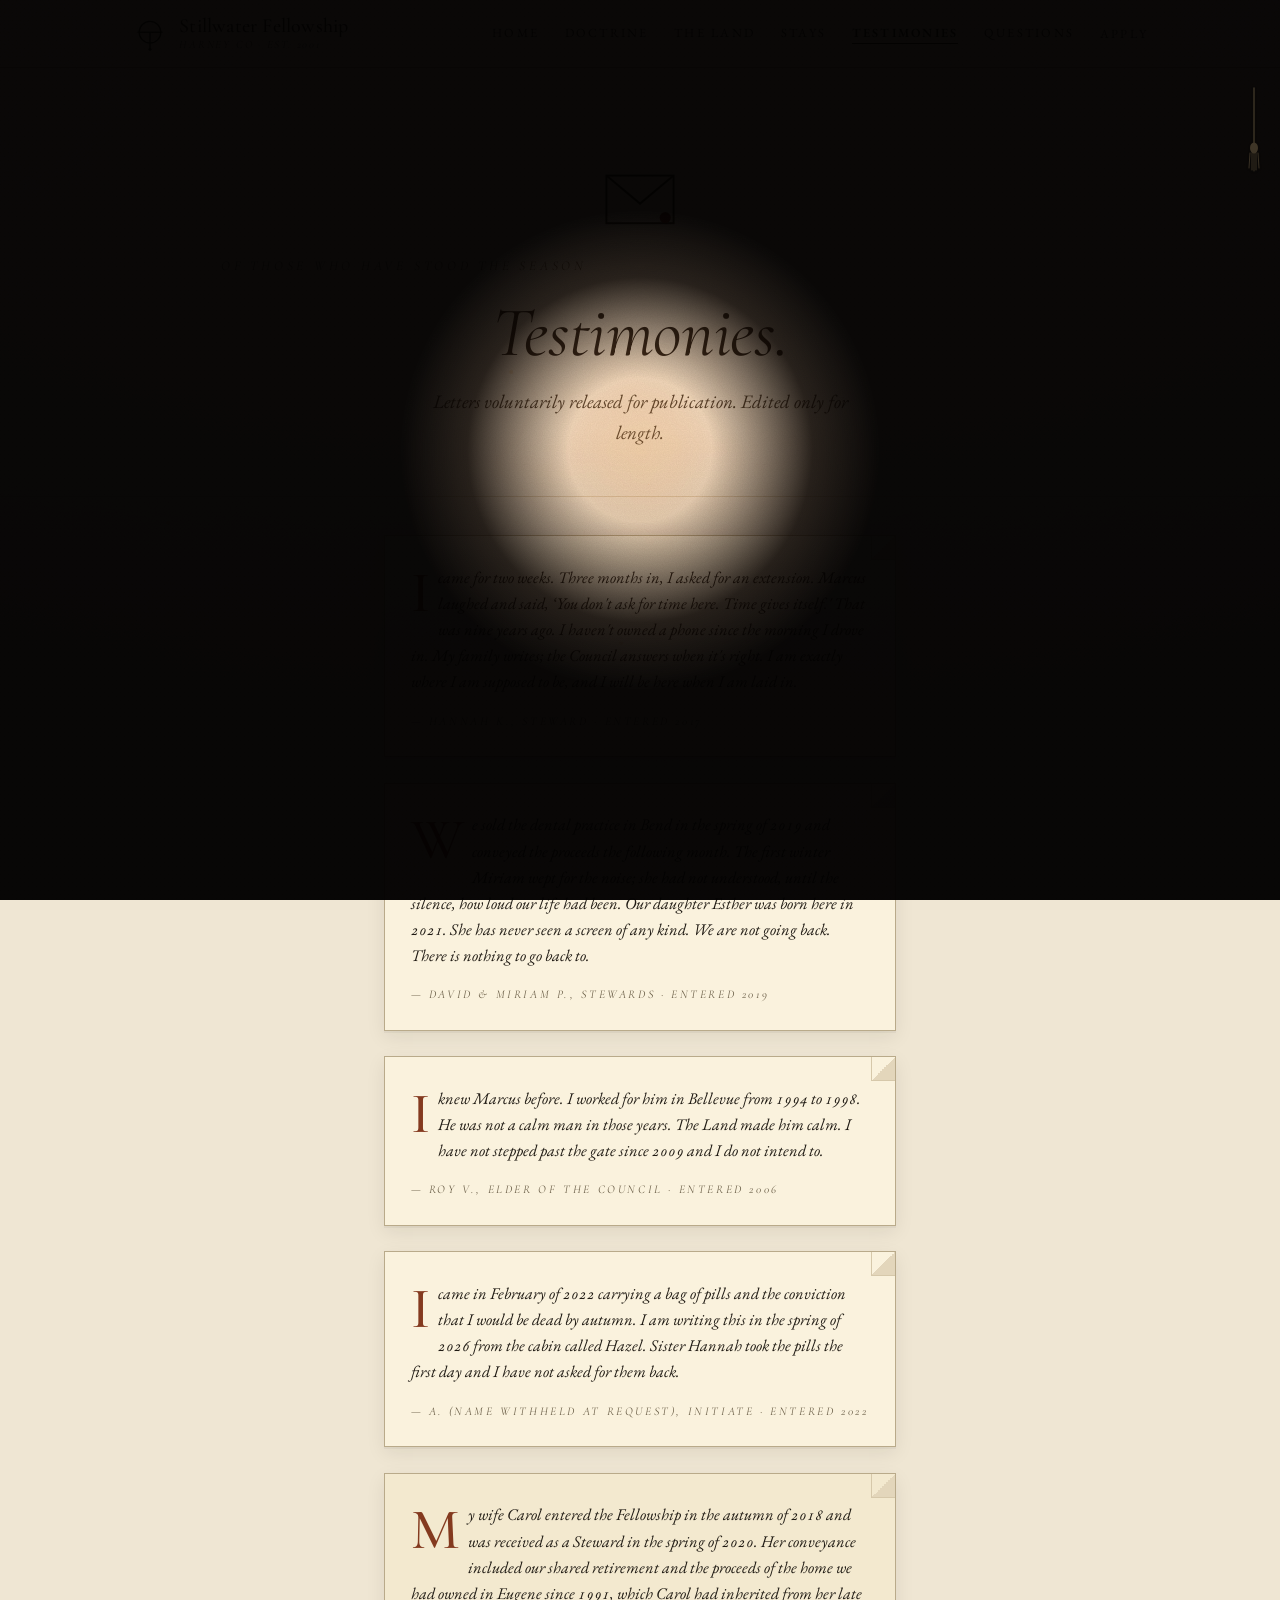
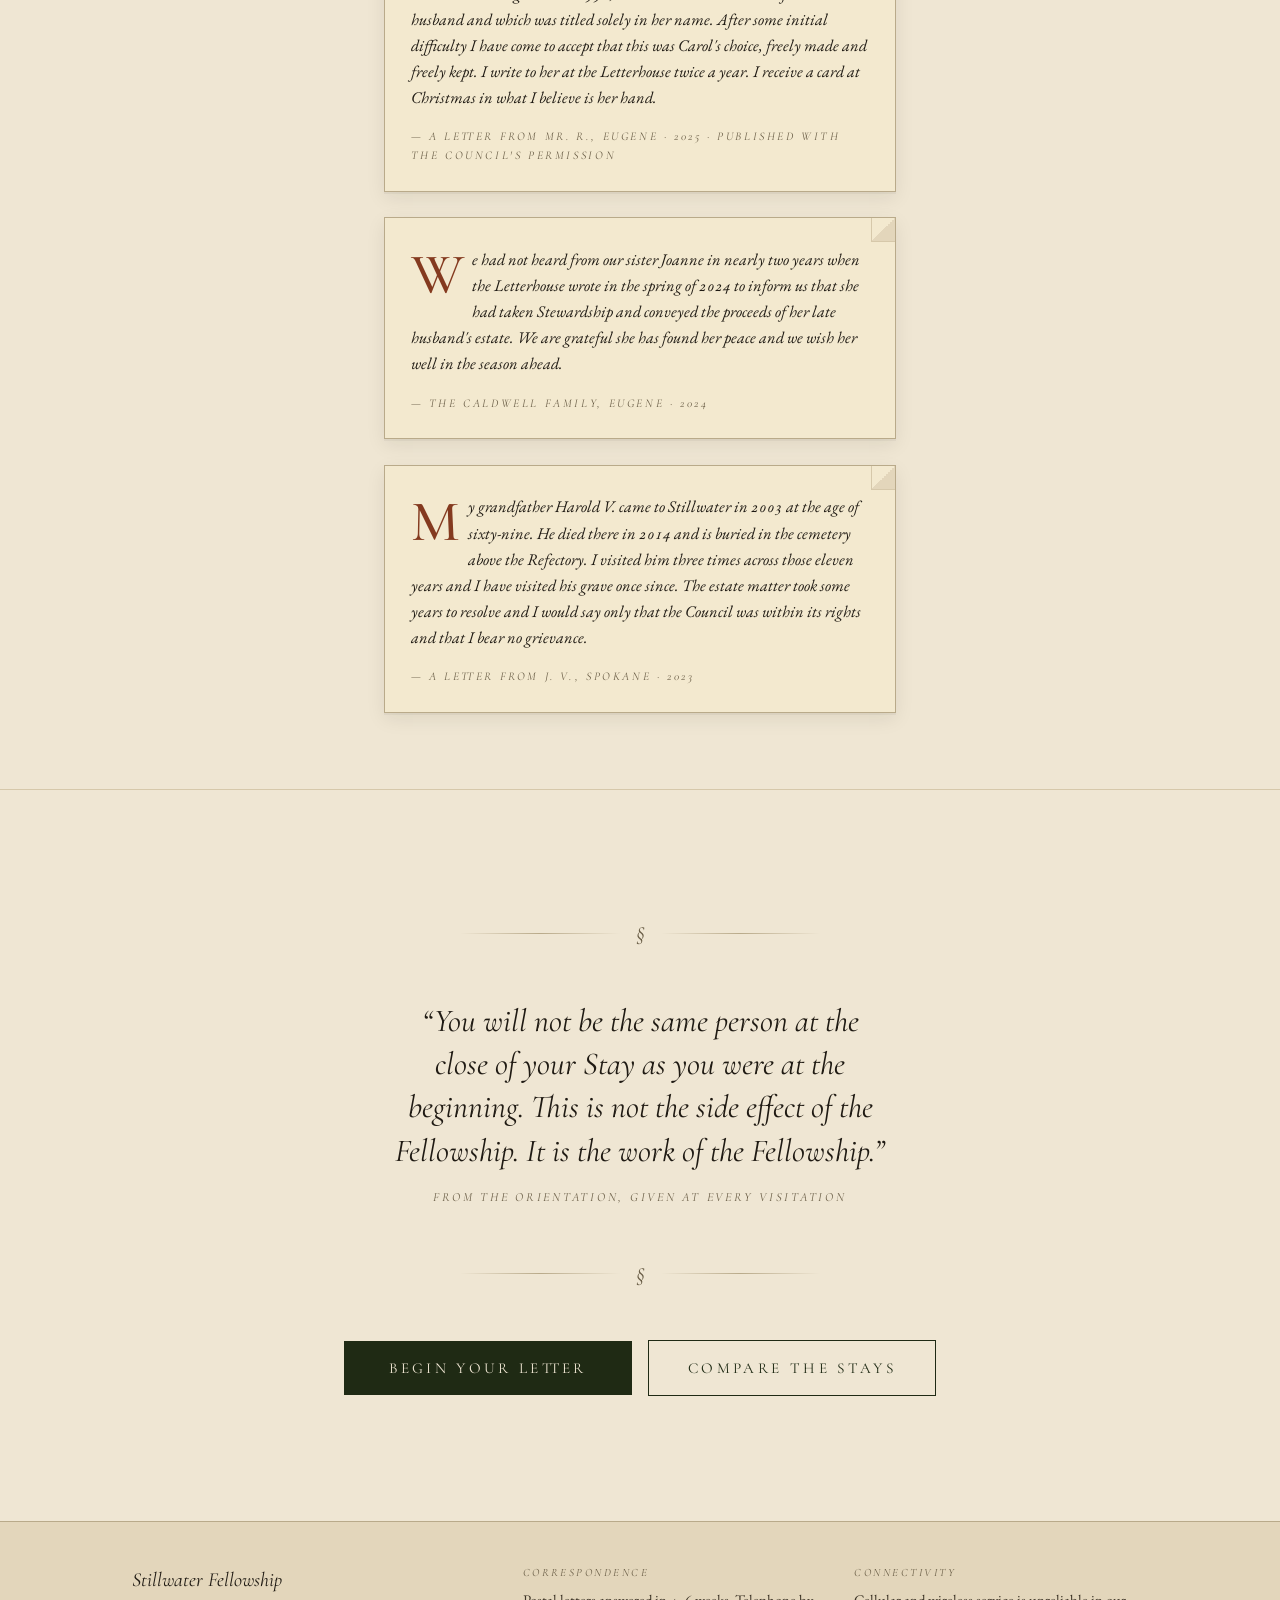
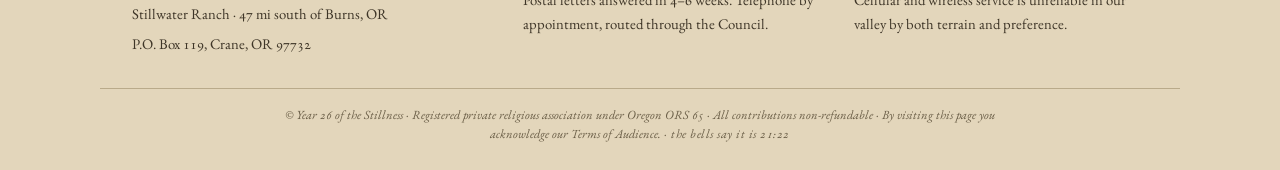
<file: testimonials.html>
<!DOCTYPE html>
<html lang="en">
<head>
<meta charset="utf-8">
<meta name="viewport" content="width=device-width, initial-scale=1, viewport-fit=cover">
<meta name="theme-color" content="#efe6d3">
<title>Testimonies — The Stillwater Fellowship</title>
<meta name="description" content="Words from pilgrims, Initiates, and Stewards of the Fellowship.">
<link rel="stylesheet" href="styles.css">
<link rel="icon" href="data:image/svg+xml,%3Csvg xmlns='http://www.w3.org/2000/svg' viewBox='0 0 40 40'%3E%3Crect width='40' height='40' fill='%23efe6d3'/%3E%3Ccircle cx='20' cy='18' r='12' fill='none' stroke='%231f2a14' stroke-width='1.5'/%3E%3Cline x1='6' y1='18' x2='34' y2='18' stroke='%231f2a14' stroke-width='1.5'/%3E%3Cline x1='20' y1='18' x2='20' y2='38' stroke='%231f2a14' stroke-width='1.5'/%3E%3Ccircle cx='20' cy='37' r='1.6' fill='%231f2a14'/%3E%3C/svg%3E">
</head>
<body>

<header class="site-header">
  <div class="header-inner">
    <a class="brand" href="index.html" aria-label="The Stillwater Fellowship — home">
      <svg class="brand-mark" viewBox="0 0 40 40" aria-hidden="true">
        <circle cx="20" cy="18" r="12" fill="none" stroke="currentColor" stroke-width="1.4"/>
        <line x1="6"  y1="18" x2="34" y2="18" stroke="currentColor" stroke-width="1.4"/>
        <line x1="20" y1="18" x2="20" y2="38" stroke="currentColor" stroke-width="1.4"/>
        <circle cx="20" cy="37" r="1.7" fill="currentColor"/>
      </svg>
      <span class="brand-text">
        <span class="brand-name">Stillwater Fellowship</span>
        <span class="brand-tag">Harney Co · Est. 2001</span>
      </span>
    </a>
    <input id="nav-toggle" class="nav-toggle" type="checkbox" aria-label="Toggle navigation menu">
    <label for="nav-toggle" class="nav-button" aria-hidden="true">
      <span></span><span></span><span></span>
    </label>
    <nav class="primary-nav" aria-label="Primary">
      <a href="index.html">Home</a>
      <a href="doctrine.html">Doctrine</a>
      <a href="land.html">The Land</a>
      <a href="packages.html">Stays</a>
      <a href="testimonials.html" class="is-current">Testimonies</a>
      <a href="faq.html">Questions</a>
      <a href="apply.html">Apply</a>
    </nav>
  </div>
</header>

<div class="page-lead">
  <div class="container">
    <svg class="lead-icon" viewBox="0 0 60 60" fill="none" stroke="currentColor" stroke-width="1.4" aria-hidden="true">
      <rect x="6" y="14" width="48" height="34"/>
      <path d="M6 14 L30 34 L54 14"/>
      <circle cx="48" cy="44" r="4" fill="#6e1e15" stroke="none"/>
    </svg>
    <p class="eyebrow">Of Those Who Have Stood the Season</p>
    <h1>Testimonies.</h1>
    <p class="deck">Letters voluntarily released for publication. Edited only for length.</p>
  </div>
</div>

<section style="padding-top: clamp(1.6rem, 5vw, 2.4rem);">
  <div class="letters">

    <article class="letter">
      <p class="dropcap">I came for two weeks. Three months in, I asked for an extension. Marcus laughed and said, &lsquo;You don't ask for time here. Time gives itself.' That was nine years ago. I haven't owned a phone since the morning I drove in. My family writes; the Council answers when it's right. I am exactly where I am supposed to be, and I will be here when I am laid in.</p>
      <p class="attr">Hannah K., Steward · entered 2017</p>
    </article>

    <article class="letter">
      <p class="dropcap">We sold the dental practice in Bend in the spring of 2019 and conveyed the proceeds the following month. The first winter Miriam wept for the noise; she had not understood, until the silence, how loud our life had been. Our daughter Esther was born here in 2021. She has never seen a screen of any kind. We are not going back. There is nothing to go back to.</p>
      <p class="attr">David &amp; Miriam P., Stewards · entered 2019</p>
    </article>

    <article class="letter">
      <p class="dropcap">I knew Marcus before. I worked for him in Bellevue from 1994 to 1998. He was not a calm man in those years. The Land made him calm. I have not stepped past the gate since 2009 and I do not intend to.</p>
      <p class="attr">Roy V., Elder of the Council · entered 2006</p>
    </article>

    <article class="letter">
      <p class="dropcap">I came in February of 2022 carrying a bag of pills and the conviction that I would be dead by autumn. I am writing this in the spring of 2026 from the cabin called Hazel. Sister Hannah took the pills the first day and I have not asked for them back.</p>
      <p class="attr">A. (name withheld at request), Initiate · entered 2022</p>
    </article>

    <article class="letter menace">
      <p class="dropcap">My wife Carol entered the Fellowship in the autumn of 2018 and was received as a Steward in the spring of 2020. Her conveyance included our shared retirement and the proceeds of the home we had owned in Eugene since 1991, which Carol had inherited from her late husband and which was titled solely in her name. After some initial difficulty I have come to accept that this was Carol's choice, freely made and freely kept. I write to her at the Letterhouse twice a year. I receive a card at Christmas in what I believe is her hand.</p>
      <p class="attr">A letter from Mr. R., Eugene · 2025 · published with the Council's permission</p>
    </article>

    <article class="letter menace">
      <p class="dropcap">We had not heard from our sister Joanne in nearly two years when the Letterhouse wrote in the spring of 2024 to inform us that she had taken Stewardship and conveyed the proceeds of her late husband's estate. We are grateful she has found her peace and we wish her well in the season ahead.</p>
      <p class="attr">The Caldwell Family, Eugene · 2024</p>
    </article>

    <article class="letter menace">
      <p class="dropcap">My grandfather Harold V. came to Stillwater in 2003 at the age of sixty-nine. He died there in 2014 and is buried in the cemetery above the Refectory. I visited him three times across those eleven years and I have visited his grave once since. The estate matter took some years to resolve and I would say only that the Council was within its rights and that I bear no grievance.</p>
      <p class="attr">A letter from J. V., Spokane · 2023</p>
    </article>

  </div>
</section>

<section>
  <div class="container">
    <div class="rule-ornament"><span class="glyph">§</span></div>
    <p class="pullquote">&ldquo;You will not be the same person at the close of your Stay as you were at the beginning. This is not the side effect of the Fellowship. It is the work of the Fellowship.&rdquo;</p>
    <p class="pullquote-attr">From the orientation, given at every Visitation</p>
    <div class="rule-ornament"><span class="glyph">§</span></div>
    <div class="cta-row">
      <a href="apply.html" class="btn">Begin Your Letter</a>
      <a href="packages.html" class="btn btn-ghost">Compare the Stays</a>
    </div>
  </div>
</section>

<footer class="site-footer">
  <div class="footer-grid">
    <div>
      <p class="footer-brand">Stillwater Fellowship</p>
      <p>Stillwater Ranch · 47 mi south of Burns, OR</p>
      <p>P.O. Box 119, Crane, OR 97732</p>
    </div>
    <div>
      <p class="footer-heading">Correspondence</p>
      <p>Postal letters answered in 4–6 weeks. Telephone by appointment, routed through the Council.</p>
    </div>
    <div>
      <p class="footer-heading">Connectivity</p>
      <p>Cellular and wireless service is unreliable in our valley by both terrain and preference.</p>
    </div>
  </div>
  <p class="footer-fineprint">© Year 26 of the Stillness · Registered private religious association under Oregon ORS 65 · All contributions non-refundable · By visiting this page you acknowledge our Terms of Audience.</p>
</footer>

<script src="vigil.js" defer></script>
</body>
</html>
</file>
<file: styles.css>
/* ──────────────────────────────────────────────
   The Stillwater Fellowship · stylesheet
   Mobile-first. No build step. Aged paper, deep moss, slow bells.
   ────────────────────────────────────────────── */

@import url('https://fonts.googleapis.com/css2?family=Cormorant+Garamond:ital,wght@0,400;0,500;0,600;0,700;1,400;1,500;1,600&family=EB+Garamond:ital,wght@0,400;0,500;0,600;1,400&family=IM+Fell+English:ital@0;1&display=swap');

:root {
  --paper:        #efe6d3;
  --paper-deep:   #e3d6bb;
  --paper-card:   #faf2dd;
  --paper-card-2: #f3e9cf;
  --ink:          #1f1a13;
  --ink-2:        #3e3527;
  --ink-3:        #6a5e47;
  --moss:         #3c4d2c;
  --moss-deep:    #1f2a14;
  --terra:        #843a1f;
  --terra-deep:   #5e2410;
  --gold:         #ad8438;
  --ochre:        #d8a73f;
  --rule:         #b9aa8a;
  --rule-soft:    #d6c8aa;
  --wax:          #6e1e15;
  --wax-deep:     #4a1209;
  --shadow:       rgba(31, 26, 19, 0.18);

  --serif-display: 'Cormorant Garamond', 'Iowan Old Style', Georgia, serif;
  --serif-body:    'EB Garamond', 'Iowan Old Style', Georgia, serif;
  --serif-rustic:  'IM Fell English', 'Cormorant Garamond', Georgia, serif;

  --measure: 34rem;
  --max:     min(94vw, 1080px);
  --gutter:  clamp(1rem, 4vw, 2rem);
}

/* ───────── reset ───────── */

*, *::before, *::after { box-sizing: border-box; }
html { -webkit-text-size-adjust: 100%; }
body, h1, h2, h3, h4, p, ul, ol, figure, blockquote, fieldset { margin: 0; padding: 0; }
ul { list-style: none; }
img, svg { display: block; max-width: 100%; }
button { font: inherit; }
input, select, textarea { font: inherit; color: inherit; }

/* ───────── base ───────── */

html, body { background: var(--paper); }

body {
  color: var(--ink);
  font-family: var(--serif-body);
  font-size: clamp(17px, 1.05vw + 14px, 19px);
  line-height: 1.6;
  font-feature-settings: "onum" 1, "liga" 1;
  -webkit-font-smoothing: antialiased;
  text-rendering: optimizeLegibility;
  overflow-x: hidden;
}

/* paper grain — sits over everything, ignored by pointer */
body::before {
  content: "";
  position: fixed;
  inset: 0;
  background-image: url("data:image/svg+xml;utf8,<svg xmlns='http://www.w3.org/2000/svg' width='240' height='240' viewBox='0 0 240 240'><filter id='n'><feTurbulence type='fractalNoise' baseFrequency='0.85' numOctaves='2' seed='3' stitchTiles='stitch'/><feColorMatrix values='0 0 0 0 0.10 0 0 0 0 0.07 0 0 0 0 0.04 0 0 0 0.55 0'/></filter><rect width='100%25' height='100%25' filter='url(%23n)'/></svg>");
  background-size: 240px 240px;
  opacity: 0.18;
  mix-blend-mode: multiply;
  pointer-events: none;
  z-index: 9000;
}

/* faint vignette */
body::after {
  content: "";
  position: fixed;
  inset: 0;
  background: radial-gradient(120% 80% at 50% 0%, transparent 60%, rgba(31,26,19,0.18) 100%);
  pointer-events: none;
  z-index: 8999;
}

a {
  color: var(--moss-deep);
  text-decoration: underline;
  text-decoration-thickness: from-font;
  text-underline-offset: 0.2em;
}
a:hover, a:focus { color: var(--terra); }

::selection { background: var(--ochre); color: var(--ink); }

/* ───────── layout primitives ───────── */

.container { width: var(--max); margin-inline: auto; padding-inline: var(--gutter); }
.narrow    { width: min(94vw, 38rem); margin-inline: auto; padding-inline: var(--gutter); }

section { padding: clamp(2.4rem, 7vw, 4.8rem) 0; }
section + section { border-top: 1px solid var(--rule-soft); }

/* ───────── typography ───────── */

h1, h2, h3, h4 {
  font-family: var(--serif-display);
  font-weight: 500;
  color: var(--ink);
  line-height: 1.1;
  text-wrap: balance;
}

h1 { font-size: clamp(2.4rem, 9vw, 4.4rem); font-weight: 500; letter-spacing: -0.005em; }
h2 { font-size: clamp(1.7rem, 5vw, 2.6rem); }
h3 { font-size: clamp(1.2rem, 3.4vw, 1.5rem); font-weight: 600; }
h4 { font-size: 0.78rem; font-weight: 600; text-transform: uppercase; letter-spacing: 0.18em; color: var(--ink-3); }

p { max-width: var(--measure); }
p + p { margin-top: 1em; }

.eyebrow {
  font-family: var(--serif-rustic);
  font-style: italic;
  font-size: 0.84rem;
  letter-spacing: 0.28em;
  text-transform: uppercase;
  color: var(--ink-3);
  margin: 0 0 1rem;
}

.italic-display {
  font-family: var(--serif-display);
  font-style: italic;
  font-weight: 400;
}

/* ───────── header ───────── */

.site-header {
  position: sticky;
  top: 0;
  z-index: 100;
  background: var(--paper);
  border-bottom: 1px solid var(--rule);
  padding-top: env(safe-area-inset-top, 0px);
  padding-left: env(safe-area-inset-left, 0px);
  padding-right: env(safe-area-inset-right, 0px);
}

.header-inner {
  width: var(--max);
  margin-inline: auto;
  padding: 0.85rem var(--gutter);
  display: grid;
  grid-template-columns: 1fr auto;
  align-items: center;
  gap: 1rem;
  min-height: 4.2rem;
}

.brand {
  display: flex;
  align-items: center;
  gap: 0.7rem;
  text-decoration: none;
  color: var(--ink);
  min-width: 0;
}

.brand-mark {
  width: 36px; height: 36px;
  color: var(--moss-deep);
  flex-shrink: 0;
}

.brand-text {
  display: flex;
  flex-direction: column;
  line-height: 1.05;
  min-width: 0;
}

.brand-name {
  font-family: var(--serif-display);
  font-size: clamp(1.05rem, 4vw, 1.25rem);
  font-weight: 500;
  letter-spacing: 0.01em;
  white-space: nowrap;
  overflow: hidden;
  text-overflow: ellipsis;
}

.brand-tag {
  font-family: var(--serif-rustic);
  font-style: italic;
  font-size: 0.7rem;
  letter-spacing: 0.16em;
  text-transform: uppercase;
  color: var(--ink-3);
  margin-top: 0.2em;
}

/* mobile hamburger using checkbox hack */
.nav-toggle {
  position: absolute;
  opacity: 0;
  pointer-events: none;
}

.nav-button {
  position: relative;
  display: block;
  width: 44px;
  height: 44px;
  cursor: pointer;
  color: var(--ink);
}

.nav-button span {
  position: absolute;
  top: 50%;
  left: 50%;
  width: 22px;
  height: 1.6px;
  background: currentColor;
  border-radius: 1px;
  margin: 0;
  transform-origin: center center;
  transition: transform .25s ease, opacity .15s ease;
}
.nav-button span:nth-child(1) { transform: translate(-50%, -50%) translateY(-7px); }
.nav-button span:nth-child(2) { transform: translate(-50%, -50%); }
.nav-button span:nth-child(3) { transform: translate(-50%, -50%) translateY(7px); }

.nav-toggle:checked + .nav-button span:nth-child(1) { transform: translate(-50%, -50%) rotate(45deg); }
.nav-toggle:checked + .nav-button span:nth-child(2) { opacity: 0; }
.nav-toggle:checked + .nav-button span:nth-child(3) { transform: translate(-50%, -50%) rotate(-45deg); }

.primary-nav {
  position: fixed;
  top: calc(env(safe-area-inset-top, 0px) + 4.2rem); /* sits below the header */
  left: 0;
  right: 0;
  bottom: 0;
  background: var(--paper);
  border-top: 1px solid var(--rule-soft);
  display: flex;
  flex-direction: column;
  align-items: center;
  justify-content: flex-start;
  gap: 0;
  padding:
    1.6rem
    calc(env(safe-area-inset-right, 0px) + 1.5rem)
    calc(env(safe-area-inset-bottom, 0px) + 2rem)
    calc(env(safe-area-inset-left, 0px) + 1.5rem);
  transform: translateX(100%);
  transition: transform .35s cubic-bezier(.4,.05,.3,1);
  z-index: 99;
  overflow-y: auto;
  -webkit-overflow-scrolling: touch;
  overscroll-behavior: contain;
}

.primary-nav a {
  font-family: var(--serif-display);
  font-style: italic;
  font-size: 1.6rem;
  color: var(--ink);
  text-decoration: none;
  padding: 0.7rem 0;
  width: 100%;
  text-align: center;
  border-bottom: 1px solid var(--rule-soft);
}
.primary-nav a:last-child { border-bottom: 0; }
.primary-nav a.is-current { color: var(--moss-deep); font-weight: 600; }

.nav-toggle:checked ~ .primary-nav { transform: translateX(0); }

@media (min-width: 820px) {
  .nav-button { display: none; }
  .nav-toggle { display: none; }
  .primary-nav {
    position: static;
    inset: auto;
    transform: none;
    flex-direction: row;
    background: transparent;
    border: 0;
    padding: 0;
    gap: 1.6rem;
    overflow: visible;
  }
  .primary-nav a {
    font-family: var(--serif-body);
    font-style: normal;
    font-size: 0.78rem;
    letter-spacing: 0.18em;
    text-transform: uppercase;
    color: var(--ink-2);
    border: 0;
    padding: 0;
    width: auto;
    border-bottom: 1px solid transparent;
  }
  .primary-nav a:hover, .primary-nav a.is-current {
    color: var(--moss-deep);
    border-bottom-color: var(--moss-deep);
  }
}

/* ───────── hero ───────── */

.hero {
  position: relative;
  min-height: clamp(560px, 92svh, 820px);
  display: grid;
  grid-template-rows: 1fr;
  overflow: hidden;
  isolation: isolate;
}

.hero-svg {
  position: absolute;
  inset: 0;
  width: 100%;
  height: 100%;
  z-index: -1;
}

/* photographic hero — slow ambient breath, ~50s per cycle.
   The filter desaturates and darkens the photo so it stops competing
   with the headline copy for contrast: ~70% grayscale, slight sepia
   to keep it in palette, brightness reduced, contrast lifted to keep
   silhouette legibility. */
.hero-photo {
  position: absolute;
  inset: 0;
  width: 100%;
  height: 100%;
  object-fit: cover;
  object-position: center center;
  z-index: -2;
  animation: hero-breath 60s ease-in-out infinite alternate;
  transform-origin: 52% 60%;
  filter: grayscale(0.7) sepia(0.35) brightness(0.6) contrast(1.05);
}
@keyframes hero-breath {
  0%   { transform: scale(1.00); }
  100% { transform: scale(1.045); }
}
.hero::before {
  content: "";
  position: absolute;
  inset: 0;
  z-index: -1;
  pointer-events: none;
  background:
    linear-gradient(to bottom,
      rgba(0,0,0,0.15) 0%,
      rgba(0,0,0,0) 25%,
      rgba(8,5,4,0.45) 65%,
      rgba(8,5,4,0.85) 100%),
    radial-gradient(120% 60% at 50% 100%, rgba(8,5,4,0.3) 0%, transparent 60%);
  animation: vignette-breath 11s ease-in-out infinite alternate;
}
@keyframes vignette-breath {
  0%   { opacity: 0.85; }
  100% { opacity: 1; }
}

/* atmospheric particles over the hero — stars (upper sky) and embers (rising) */
.hero-particles {
  position: absolute;
  inset: 0;
  pointer-events: none;
  z-index: 0;
  overflow: hidden;
}
.hero-particles .star {
  position: absolute;
  width: 2px;
  height: 2px;
  background: #f5e8c8;
  border-radius: 50%;
  opacity: 0;
  box-shadow: 0 0 4px rgba(245, 232, 200, 0.6);
  animation:
    twinkle var(--td, 3.5s) ease-in-out infinite,
    star-fade-in 1.2s ease-out var(--fd, 0.5s) both;
}
.hero-particles .star.lg { width: 3px; height: 3px; box-shadow: 0 0 6px rgba(245, 232, 200, 0.8); }
.hero-particles .ember {
  position: absolute;
  bottom: -2px;
  width: 3px;
  height: 3px;
  background: #ff9a3a;
  border-radius: 50%;
  opacity: 0;
  box-shadow: 0 0 6px rgba(255, 138, 60, 0.9), 0 0 12px rgba(255, 90, 20, 0.5);
  animation: ember-rise var(--dur, 7s) ease-out infinite;
  animation-delay: var(--d, 0s);
}

@keyframes twinkle {
  0%, 100% { opacity: 0.35; }
  50%      { opacity: 1; }
}
@keyframes star-fade-in {
  from { opacity: 0; }
  to   { opacity: 0.5; }
}
@keyframes ember-rise {
  0%   { opacity: 0;    transform: translate(0, 0)                           scale(1);    }
  10%  { opacity: 0.9; }
  70%  { opacity: 0.5; }
  100% { opacity: 0;    transform: translate(var(--drift, 20px), -85vh)      scale(0.35); }
}


/* hero text settling — type being set, ink drying */
.hero-content .eyebrow,
.hero-content .lede,
.hero-content .cta-row,
.reveal-words .word {
  opacity: 0;
  transform: translateY(0.45em);
  filter: blur(6px);
  animation: hero-settle 0.95s cubic-bezier(.16, .6, .25, 1) both;
}

.hero-content .eyebrow { animation-delay: 0.05s; }
.reveal-words .word    { animation-delay: calc(0.45s + var(--i, 0) * 0.09s); display: inline-block; }
.hero-content .lede    { animation-delay: 1.65s; }
.hero-content .cta-row { animation-delay: 1.95s; }

@keyframes hero-settle {
  to {
    opacity: 1;
    transform: translateY(0);
    filter: blur(0);
  }
}

@media (prefers-reduced-motion: reduce) {
  .hero-content .eyebrow,
  .hero-content .lede,
  .hero-content .cta-row,
  .reveal-words .word {
    opacity: 1;
    transform: none;
    filter: none;
    animation: none;
  }
  .hero-photo, .hero::before,
  .hero-particles .star, .hero-particles .ember { animation: none; }
}

.hero-content {
  position: relative;
  z-index: 2;
  align-self: end;
  width: var(--max);
  margin: 0 auto;
  padding: 0 var(--gutter) clamp(2.4rem, 8vw, 5rem);
  text-align: center;
  color: #f0e6cc;
  text-shadow: 0 1px 18px rgba(0,0,0,0.55);
}

.hero-content .eyebrow { color: rgba(240, 230, 200, 0.85); }

.hero-content h1 {
  color: #f5ecd2;
  font-style: italic;
  font-weight: 400;
  max-width: 14ch;
  margin: 0.4rem auto 1rem;
  font-size: clamp(2.6rem, 11vw, 5rem);
  line-height: 1;
}

.hero-content .lede {
  color: rgba(240, 230, 200, 0.9);
  max-width: 30rem;
  margin: 0 auto 1.6rem;
  font-size: clamp(1rem, 2.4vw, 1.15rem);
  text-shadow: 0 1px 12px rgba(0,0,0,0.55);
}

/* hero buttons — legibility against dark mountain backdrop */
.hero-content .btn {
  box-shadow: 0 8px 28px rgba(0, 0, 0, 0.45);
}
.hero-content .btn-ghost {
  background: rgba(15, 10, 8, 0.5);
  color: #f5ecd2;
  border-color: rgba(245, 236, 210, 0.75);
  backdrop-filter: blur(8px);
  -webkit-backdrop-filter: blur(8px);
  text-shadow: 0 1px 6px rgba(0, 0, 0, 0.5);
}
.hero-content .btn-ghost:hover,
.hero-content .btn-ghost:focus {
  background: rgba(245, 236, 210, 0.95);
  color: var(--moss-deep);
  border-color: transparent;
  text-shadow: none;
}

/* hero animations */
@keyframes bell-swing {
  0%, 100% { transform: rotate(-24deg); }
  50%      { transform: rotate(24deg); }
}
@keyframes star-twinkle {
  0%, 100% { opacity: 0.55; }
  50%      { opacity: 1; }
}
@keyframes smoke-drift {
  0%   { transform: translate(0, 0)    scale(1);   opacity: 0.45; }
  100% { transform: translate(8px, -60px) scale(1.6); opacity: 0; }
}
@keyframes slow-glow {
  0%, 100% { opacity: 0.7; }
  50%      { opacity: 1; }
}
@keyframes ring-out {
  0%   { opacity: 0;    transform: scale(0.15); }
  10%  { opacity: 0.55; }
  100% { opacity: 0;    transform: scale(2.6); }
}
@keyframes flicker {
  0%, 100% { transform: scaleY(1)    scaleX(1);    opacity: 0.95; }
  20%      { transform: scaleY(0.92) scaleX(1.06); opacity: 0.85; }
  40%      { transform: scaleY(1.08) scaleX(0.95); opacity: 1;    }
  60%      { transform: scaleY(0.97) scaleX(1.03); opacity: 0.92; }
  80%      { transform: scaleY(1.04) scaleX(0.97); opacity: 1;    }
}

.bell-pendulum {
  transform-box: fill-box;
  transform-origin: 50% 0%;
  animation: bell-swing 3.6s cubic-bezier(.45, 0, .55, 1) infinite;
}
.star { animation: star-twinkle 3s ease-in-out infinite; }
.star.s2 { animation-duration: 4.5s; animation-delay: 0.6s; }
.star.s3 { animation-duration: 5.5s; animation-delay: 1.4s; }
.star.s4 { animation-duration: 3.8s; animation-delay: 0.2s; }
.smoke { transform-origin: 50% 100%; animation: smoke-drift 6s ease-out infinite; }
.smoke.s2 { animation-delay: 2s; animation-duration: 7s; }
.smoke.s3 { animation-delay: 4s; animation-duration: 8s; }
.hero-glow { animation: slow-glow 8s ease-in-out infinite; }

.ring {
  transform-box: fill-box;
  transform-origin: center;
  animation: ring-out 3.6s ease-out infinite;
}
.ring.r1 { animation-delay: 0s;   }
.ring.r2 { animation-delay: 1.8s; }

.candle-flame {
  transform-box: fill-box;
  transform-origin: 50% 100%;
  animation: flicker 0.5s ease-in-out infinite;
}

/* scroll-driven enhancements (Chrome 115+, falls back gracefully) */
@supports (animation-timeline: scroll()) {
  .stars-group {
    animation: stars-fade linear both;
    animation-timeline: scroll(root);
    animation-range: 0 70vh;
  }
  @keyframes stars-fade { to { opacity: 0; } }
}

@media (prefers-reduced-motion: reduce) {
  .bell-pendulum, .star, .smoke, .hero-glow, .ring, .candle-flame { animation: none; }
}

/* ───────── page lead (non-hero pages) ───────── */

.page-lead {
  text-align: center;
  padding: clamp(3rem, 9vw, 5.5rem) 0 clamp(2rem, 6vw, 3rem);
  border-bottom: 1px solid var(--rule-soft);
  position: relative;
}

.page-lead h1 {
  font-style: italic;
  font-weight: 400;
}

.page-lead .deck {
  font-style: italic;
  color: var(--ink-2);
  margin: 1rem auto 0;
  max-width: 28rem;
}

.page-lead .lead-icon {
  display: block;
  width: clamp(56px, 14vw, 84px);
  height: clamp(56px, 14vw, 84px);
  margin: 0 auto 1rem;
  color: var(--moss-deep);
}

/* ───────── ornaments ───────── */

.rule {
  border: 0;
  height: 1px;
  background: linear-gradient(90deg, transparent, var(--rule), transparent);
  margin: clamp(2rem, 6vw, 3rem) auto;
  width: min(60%, 240px);
}

.rule-ornament {
  display: flex;
  align-items: center;
  gap: 1rem;
  justify-content: center;
  margin: clamp(2rem, 6vw, 3rem) auto;
  color: var(--rule);
  width: min(80%, 360px);
}
.rule-ornament::before, .rule-ornament::after {
  content: "";
  flex: 1;
  height: 1px;
  background: linear-gradient(90deg, transparent, var(--rule), transparent);
}
.rule-ornament .glyph {
  font-family: var(--serif-display);
  font-size: 1.4rem;
  color: var(--ink-3);
  font-style: italic;
}

.section-title {
  text-align: center;
  font-style: italic;
  font-weight: 400;
  margin: 0 auto 2.4rem;
}

.section-eyebrow {
  text-align: center;
  margin-bottom: 0.6rem !important;
}

/* ───────── pull quote ───────── */

.pullquote {
  font-family: var(--serif-display);
  font-style: italic;
  font-size: clamp(1.4rem, 4.6vw, 2rem);
  line-height: 1.35;
  color: var(--ink);
  text-align: center;
  max-width: 32rem;
  margin: 0 auto 1rem;
  text-wrap: balance;
}
.pullquote-attr {
  text-align: center;
  font-family: var(--serif-rustic);
  font-style: italic;
  font-size: 0.78rem;
  letter-spacing: 0.22em;
  text-transform: uppercase;
  color: var(--ink-3);
  margin: 0 auto;
}

/* ───────── tile grid (home) ───────── */

.tiles {
  display: grid;
  grid-template-columns: 1fr;
  gap: 1.2rem;
}

.tile {
  background: var(--paper-card);
  border: 1px solid var(--rule);
  padding: 1.6rem 1.4rem 1.8rem;
  position: relative;
  transition: transform .25s ease, box-shadow .25s ease;
  display: grid;
  grid-template-columns: 44px 1fr;
  gap: 0.9rem 1rem;
  align-items: start;
}

.tile:hover { transform: translateY(-2px); box-shadow: 0 6px 24px var(--shadow); }
.tile-icon  { width: 44px; height: 44px; color: var(--moss-deep); grid-row: span 2; }
.tile h3    { font-style: italic; font-weight: 500; margin: 0; }
.tile p     { grid-column: 2; margin: 0; max-width: none; color: var(--ink-2); font-size: 0.97rem; }

@media (min-width: 720px) {
  .tiles { grid-template-columns: repeat(3, 1fr); gap: 1.5rem; }
  .tile  { padding: 2.2rem 1.6rem 2rem; grid-template-columns: 1fr; gap: 0.6rem; }
  .tile-icon { grid-row: auto; }
  .tile p { grid-column: auto; }
}

/* ───────── plumb-line list (doctrine) ───────── */

.plumb-list { max-width: 36rem; margin: 0 auto; padding-inline: var(--gutter); }

.plumb-line {
  display: grid;
  grid-template-columns: 3rem 1fr;
  gap: 1rem;
  padding: 1.4rem 0;
  border-bottom: 1px solid var(--rule-soft);
  align-items: baseline;
}
.plumb-line:last-child { border-bottom: 0; }
.plumb-line .num {
  font-family: var(--serif-display);
  font-style: italic;
  font-weight: 500;
  font-size: clamp(2rem, 7vw, 2.8rem);
  color: var(--gold);
  line-height: 1;
  text-align: right;
  font-feature-settings: "lnum" 1;
}
.plumb-line h3 {
  font-style: italic;
  font-weight: 500;
  margin: 0 0 0.3em;
  font-size: clamp(1.15rem, 3.6vw, 1.4rem);
}
.plumb-line p { margin: 0; max-width: none; color: var(--ink-2); font-size: 0.97rem; }

/* ───────── ledger (doctrine) ───────── */

.ledger {
  display: grid;
  grid-template-columns: 1fr;
  gap: 1.6rem;
  max-width: 36rem;
  margin: 0 auto;
  padding-inline: var(--gutter);
}
.ledger > div {
  background: var(--paper-card);
  border: 1px solid var(--rule);
  padding: 1.4rem 1.4rem 1.2rem;
}
.ledger h4 { color: var(--ink); margin: 0 0 0.8rem; }
.ledger ul { font-size: 0.95rem; color: var(--ink-2); }
.ledger ul li { padding: 0.35rem 0; border-bottom: 1px dotted var(--rule); }
.ledger ul li:last-child { border-bottom: 0; }
.ledger.kept h4 { color: var(--moss-deep); }
.ledger.set-down h4 { color: var(--terra-deep); }

@media (min-width: 720px) { .ledger { grid-template-columns: 1fr 1fr; gap: 1.6rem; } }

/* ───────── site plan (land) ───────── */

html { scroll-behavior: smooth; }
@media (prefers-reduced-motion: reduce) { html { scroll-behavior: auto; } }

/* highlight the matching building card when navigated via fragment */
.building { scroll-margin-top: calc(env(safe-area-inset-top, 0px) + 5rem); }
.building:target {
  border-color: var(--gold);
  background: var(--paper-card-2);
  animation: target-flash 1.8s ease-out;
}
@keyframes target-flash {
  0%   { box-shadow: 0 0 0 4px var(--gold); }
  100% { box-shadow: 0 0 0 0 transparent;   }
}
@media (prefers-reduced-motion: reduce) {
  .building:target { animation: none; }
}

/* ───────── building grid (land) ───────── */

.buildings {
  display: grid;
  grid-template-columns: repeat(2, 1fr);
  gap: 0.6rem;
  max-width: 38rem;
  margin: 0 auto;
  padding-inline: var(--gutter);
}

.building {
  background: var(--paper-card);
  border: 1px solid var(--rule);
  padding: 1rem 0.9rem;
  text-align: center;
}
.building svg { width: 36px; height: 36px; margin: 0.2rem auto 0.6rem; color: var(--moss-deep); }
.building .name {
  font-family: var(--serif-display);
  font-style: italic;
  font-size: 1.05rem;
  color: var(--ink);
  margin: 0 0 0.3rem;
  font-weight: 500;
}
.building .note {
  font-size: 0.82rem;
  color: var(--ink-3);
  margin: 0;
  line-height: 1.3;
}
.building.menace { background: var(--paper-card-2); border-color: var(--gold); }

@media (min-width: 580px) { .buildings { grid-template-columns: repeat(3, 1fr); } }

/* ───────── timetable ───────── */

.timetable {
  width: 100%;
  max-width: 26rem;
  margin: 0 auto;
  border-collapse: collapse;
  font-size: 1rem;
}
.timetable td {
  padding: 0.65rem 0.6rem;
  border-bottom: 1px dotted var(--rule);
  color: var(--ink-2);
}
.timetable td:first-child {
  font-family: var(--serif-display);
  font-style: italic;
  font-size: 1.3rem;
  color: var(--moss-deep);
  width: 5rem;
  font-feature-settings: "lnum" 1;
}

/* ───────── package cards ───────── */

.packages-stack {
  display: grid;
  gap: 1.6rem;
  max-width: 40rem;
  margin: 0 auto;
  padding-inline: var(--gutter);
}

.pkg {
  position: relative;
  background: var(--paper-card);
  border: 1px solid var(--rule);
  padding: 2rem 1.4rem 1.6rem;
  overflow: hidden;
  isolation: isolate;
}

/* tier accent stripe at top */
.pkg::before {
  content: "";
  position: absolute;
  top: 0; left: 0; right: 0;
  height: 4px;
  background: var(--moss);
}

.pkg-1::before { background: var(--moss); }
.pkg-2::before { background: var(--gold); }
.pkg-3::before { background: var(--terra); }
.pkg-4::before { background: var(--wax); }

.pkg-tier {
  font-family: var(--serif-rustic);
  font-style: italic;
  font-size: 0.74rem;
  letter-spacing: 0.28em;
  text-transform: uppercase;
  color: var(--ink-3);
  margin: 0 0 0.5rem;
}

.pkg-name {
  font-family: var(--serif-display);
  font-style: italic;
  font-weight: 500;
  font-size: clamp(1.8rem, 7vw, 2.4rem);
  line-height: 1;
  margin: 0 0 0.4rem;
  color: var(--ink);
}

.pkg-duration {
  font-family: var(--serif-rustic);
  font-style: italic;
  color: var(--ink-3);
  font-size: 0.95rem;
  margin: 0 0 1.4rem;
}

.pkg-price-row {
  display: flex;
  align-items: baseline;
  gap: 0.6rem;
  flex-wrap: wrap;
  padding: 1rem 0 0.9rem;
  border-top: 1px solid var(--rule-soft);
  border-bottom: 1px solid var(--rule-soft);
  margin-bottom: 1.2rem;
}
.pkg-price {
  font-family: var(--serif-display);
  font-size: clamp(2rem, 8vw, 2.6rem);
  color: var(--moss-deep);
  font-weight: 500;
  line-height: 1;
  font-feature-settings: "lnum" 1;
}
.pkg-4 .pkg-price { color: var(--wax); }
.pkg-price-note { color: var(--ink-3); font-style: italic; font-size: 0.92rem; }

.pkg p { font-size: 0.97rem; color: var(--ink-2); max-width: none; }

.pkg h4 {
  margin: 1.2rem 0 0.5rem;
  color: var(--ink-3);
  font-size: 0.74rem;
  letter-spacing: 0.18em;
}

.pkg ul { font-size: 0.95rem; color: var(--ink-2); }
.pkg ul li {
  padding: 0.35rem 0 0.35rem 1.4rem;
  position: relative;
  border-bottom: 1px dotted var(--rule);
}
.pkg ul li:last-child { border-bottom: 0; }
.pkg ul.kept   li::before { content: "✓"; color: var(--moss-deep); position: absolute; left: 0; top: 0.35rem; font-weight: 600; }
.pkg ul.given  li::before { content: "—"; color: var(--terra); position: absolute; left: 0; top: 0.35rem; font-weight: 600; }

.pkg .fineprint {
  font-size: 0.84rem;
  color: var(--ink-3);
  font-style: italic;
  border-top: 1px solid var(--rule-soft);
  padding-top: 1rem;
  margin-top: 1.2rem;
}

/* wax seal in corner of permanent reception */
.wax-seal {
  position: absolute;
  top: 1.2rem;
  right: 1rem;
  width: 64px; height: 64px;
  border-radius: 50%;
  background: radial-gradient(circle at 30% 30%, #9c2c1c, var(--wax) 60%, var(--wax-deep));
  display: grid;
  place-items: center;
  text-align: center;
  font-family: var(--serif-rustic);
  font-style: italic;
  color: #f8e3c0;
  font-size: 0.62rem;
  line-height: 1.05;
  letter-spacing: 0.04em;
  transform: rotate(-12deg);
  box-shadow: 0 3px 8px rgba(94, 36, 16, 0.45), inset 0 0 8px rgba(0,0,0,0.4), inset 0 0 1px rgba(255,255,255,0.25);
  text-shadow: 0 1px 1px rgba(0,0,0,0.4);
  padding: 6px;
}

/* ───────── notices ───────── */

.notice {
  background: var(--paper-deep);
  border-left: 3px solid var(--terra);
  padding: 1rem 1.2rem;
  font-size: 0.95rem;
  color: var(--ink-2);
  margin: 1.6rem auto;
  max-width: var(--measure);
}
.notice.serious { border-left-color: var(--wax); background: color-mix(in srgb, var(--wax) 10%, var(--paper-deep)); }
.notice strong {
  font-family: var(--serif-display);
  font-style: italic;
  font-weight: 500;
  color: var(--ink);
  display: block;
  margin-bottom: 0.3rem;
  font-size: 1.05rem;
}

/* ───────── testimonies (letter cards) ───────── */

.letters { display: grid; gap: 1.6rem; max-width: 36rem; margin: 0 auto; padding-inline: var(--gutter); }

.letter {
  background: var(--paper-card);
  border: 1px solid var(--rule);
  padding: 1.8rem 1.6rem 1.6rem;
  position: relative;
  box-shadow: 0 2px 0 rgba(0,0,0,0.04), 0 6px 18px rgba(31,26,19,0.08);
}

.letter::before {
  content: "";
  position: absolute;
  top: 0; right: 0;
  width: 24px; height: 24px;
  background: linear-gradient(135deg, transparent 50%, var(--paper-deep) 50%);
  border-left: 1px solid var(--rule-soft);
  border-bottom: 1px solid var(--rule-soft);
}

.letter p {
  font-family: var(--serif-body);
  font-style: italic;
  font-size: 1.02rem;
  color: var(--ink);
  max-width: none;
}

.letter .attr {
  font-family: var(--serif-rustic);
  font-style: italic;
  font-size: 0.74rem;
  letter-spacing: 0.22em;
  text-transform: uppercase;
  color: var(--ink-3);
  margin-top: 1rem;
}
.letter .attr::before { content: "— "; }

.letter.menace { background: var(--paper-card-2); }

.dropcap::first-letter {
  font-family: var(--serif-display);
  font-size: 3.6rem;
  float: left;
  line-height: 0.85;
  margin: 0.25rem 0.55rem 0 0;
  color: var(--terra);
  font-style: normal;
  font-weight: 500;
}

/* ───────── faq accordion ───────── */

.faq { max-width: 38rem; margin: 0 auto; padding-inline: var(--gutter); }

.faq details {
  border-bottom: 1px solid var(--rule-soft);
}
.faq details:first-child { border-top: 1px solid var(--rule-soft); }

.faq summary {
  list-style: none;
  display: flex;
  justify-content: space-between;
  align-items: center;
  gap: 1rem;
  padding: 1.2rem 0;
  cursor: pointer;
  font-family: var(--serif-display);
  font-style: italic;
  font-weight: 500;
  font-size: clamp(1.05rem, 3.6vw, 1.3rem);
  color: var(--ink);
  transition: color .2s;
}
.faq summary::-webkit-details-marker { display: none; }
.faq summary::after {
  content: "";
  width: 16px; height: 16px;
  border-right: 1.5px solid var(--ink-3);
  border-bottom: 1.5px solid var(--ink-3);
  transform: rotate(45deg);
  flex-shrink: 0;
  margin-bottom: 4px;
  transition: transform .25s ease;
}
.faq details[open] summary::after { transform: rotate(225deg); margin-bottom: -4px; }
.faq details[open] summary { color: var(--moss-deep); }

.faq .answer {
  padding: 0 0 1.4rem;
  color: var(--ink-2);
  font-size: 0.97rem;
}
.faq .answer p { max-width: none; }
.faq .answer p + p { margin-top: 0.7em; }

/* ───────── form ───────── */

.apply-form { max-width: 36rem; margin: 0 auto; padding-inline: var(--gutter); }

.apply-form fieldset {
  border: 0;
  border-top: 1px solid var(--rule-soft);
  padding: 1.6rem 0 0.4rem;
  margin: 0;
}
.apply-form fieldset:first-of-type { border-top: 0; padding-top: 0; }

.apply-form legend {
  font-family: var(--serif-display);
  font-style: italic;
  font-size: 1.4rem;
  padding-right: 0.6rem;
  color: var(--ink);
  margin-bottom: 0.6rem;
}

.field { margin-bottom: 1.2rem; }
.field label {
  display: block;
  font-size: 0.74rem;
  letter-spacing: 0.18em;
  text-transform: uppercase;
  color: var(--ink-3);
  margin-bottom: 0.4rem;
}
.field .hint {
  display: block;
  font-size: 0.84rem;
  font-style: italic;
  color: var(--ink-3);
  margin-top: 0.3rem;
  letter-spacing: 0;
  text-transform: none;
}

.field input[type="text"],
.field input[type="email"],
.field input[type="tel"],
.field input[type="date"],
.field select,
.field textarea {
  width: 100%;
  background: var(--paper-card);
  border: 1px solid var(--rule);
  padding: 0.75rem 0.85rem;
  font-size: 1rem;
  color: var(--ink);
  border-radius: 0;
  -webkit-appearance: none;
}
.field input:focus, .field select:focus, .field textarea:focus {
  outline: 2px solid var(--moss-deep);
  outline-offset: -1px;
  background: #fff;
}
.field textarea { min-height: 5.5rem; resize: vertical; line-height: 1.45; }

.field-row { display: grid; grid-template-columns: 1fr; gap: 1rem; }
@media (min-width: 520px) { .field-row { grid-template-columns: 1fr 1fr; } }

.radio-row, .check-row {
  display: flex;
  flex-wrap: wrap;
  gap: 0.7rem 1.2rem;
  font-size: 0.97rem;
}
.radio-row label, .check-row label {
  font-size: 0.97rem;
  letter-spacing: 0;
  text-transform: none;
  color: var(--ink);
  display: inline-flex;
  gap: 0.4rem;
  align-items: center;
  margin: 0;
  cursor: pointer;
  min-height: 32px;
}

.consent {
  margin: 1.4rem 0;
  font-size: 0.92rem;
  color: var(--ink-2);
  background: var(--paper-deep);
  padding: 1rem 1.1rem;
  border-left: 3px solid var(--gold);
}
.consent label { display: flex; gap: 0.6rem; cursor: pointer; align-items: flex-start; }
.consent input { margin-top: 0.25rem; }

/* ───────── buttons ───────── */

.btn {
  display: inline-block;
  background: var(--moss-deep);
  color: var(--paper);
  padding: 0.95rem 1.8rem;
  font-family: var(--serif-display);
  font-size: 0.95rem;
  letter-spacing: 0.22em;
  text-transform: uppercase;
  text-decoration: none;
  border: 0;
  cursor: pointer;
  border-radius: 0;
  transition: background .2s, transform .15s;
  min-height: 48px;
  text-align: center;
}
.btn:hover { background: var(--moss); transform: translateY(-1px); color: var(--paper); }
.btn-ghost {
  background: transparent;
  color: var(--moss-deep);
  border: 1px solid var(--moss-deep);
}
.btn-ghost:hover { background: var(--moss-deep); color: var(--paper); }

.btn-wax {
  background: var(--wax);
  color: var(--paper-card);
  position: relative;
  padding-right: 4rem;
}
.btn-wax::after {
  content: "";
  position: absolute;
  right: 0.7rem;
  top: 50%;
  transform: translateY(-50%) rotate(-12deg);
  width: 28px; height: 28px;
  border-radius: 50%;
  background: radial-gradient(circle at 30% 30%, #b03c2a, var(--wax-deep));
  box-shadow: inset 0 0 4px rgba(0,0,0,0.5);
}
.btn-wax:hover { background: var(--wax-deep); color: var(--paper-card); }

.cta-row {
  display: flex;
  flex-direction: column;
  gap: 0.8rem;
  align-items: center;
  margin-top: 2rem;
}
@media (min-width: 480px) { .cta-row { flex-direction: row; justify-content: center; gap: 1rem; } }
.cta-row .btn { min-width: min(80vw, 18rem); }

/* ───────── prose helper ───────── */

.prose { max-width: 36rem; margin: 0 auto; padding-inline: var(--gutter); }
.prose p, .prose ul, .prose ol { max-width: none; }
.prose ul { padding-left: 1.4rem; list-style: disc; color: var(--ink-2); }
.prose ul li { margin-bottom: 0.3rem; }

/* ───────── small / fineprint ───────── */

.small { font-size: 0.84rem; color: var(--ink-3); font-style: italic; }

/* ───────── footer ───────── */

.site-footer {
  border-top: 1px solid var(--rule);
  background: var(--paper-deep);
  margin-top: 3rem;
  padding: 2.6rem 0 1.6rem;
  font-size: 0.92rem;
  color: var(--ink-2);
}

.footer-grid {
  display: grid;
  grid-template-columns: 1fr;
  gap: 1.6rem;
  padding-bottom: 1.6rem;
  border-bottom: 1px solid var(--rule);
  margin-bottom: 1rem;
  width: var(--max);
  margin-inline: auto;
  padding-inline: var(--gutter);
}
@media (min-width: 720px) { .footer-grid { grid-template-columns: 1.2fr 1fr 1fr; gap: 2.4rem; } }

.footer-grid p { max-width: none; margin: 0 0 0.4rem; }

.footer-brand {
  font-family: var(--serif-display);
  font-style: italic;
  font-size: 1.25rem;
  color: var(--ink);
  margin-bottom: 0.4rem !important;
}
.footer-heading {
  font-family: var(--serif-rustic);
  font-style: italic;
  font-size: 0.7rem;
  letter-spacing: 0.22em;
  text-transform: uppercase;
  color: var(--ink-3);
  margin-bottom: 0.4rem !important;
}

.footer-fineprint {
  font-size: 0.78rem;
  color: var(--ink-3);
  font-style: italic;
  text-align: center;
  max-width: 50rem;
  margin: 0 auto;
  padding: 0 var(--gutter);
}

/* ───────── photographs ───────── */

/* framed portrait (founder, stewards, etc.) */
.portrait {
  margin: 0 0 1.6rem;
  background: var(--paper-card);
  padding: 0.55rem 0.55rem 0.5rem;
  border: 1px solid var(--rule);
  box-shadow:
    0 1px 0 rgba(0,0,0,0.04),
    0 8px 22px rgba(31,26,19,0.16);
  position: relative;
  display: block;
}
.portrait::before {
  content: "";
  position: absolute;
  inset: 0;
  background-image: url("data:image/svg+xml;utf8,<svg xmlns='http://www.w3.org/2000/svg' width='180' height='180'><filter id='n'><feTurbulence type='fractalNoise' baseFrequency='0.85' numOctaves='2' seed='8'/><feColorMatrix values='0 0 0 0 0.10 0 0 0 0 0.07 0 0 0 0 0.04 0 0 0 0.4 0'/></filter><rect width='100%25' height='100%25' filter='url(%23n)'/></svg>");
  background-size: 180px 180px;
  mix-blend-mode: multiply;
  opacity: 0.25;
  pointer-events: none;
}
.portrait img {
  width: 100%;
  height: auto;
  display: block;
  filter: contrast(1.04) saturate(0.92) brightness(0.98);
}
.portrait figcaption {
  font-family: var(--serif-rustic);
  font-style: italic;
  font-size: 0.78rem;
  color: var(--ink-3);
  text-align: center;
  margin-top: 0.5rem;
  letter-spacing: 0.04em;
  line-height: 1.35;
}

/* portrait floated alongside body copy on wider screens */
.portrait-aside {
  width: 100%;
  margin: 0 0 1.4rem;
}
@media (min-width: 640px) {
  .portrait-aside {
    float: left;
    width: 220px;
    margin: 0.4rem 1.6rem 0.6rem 0;
    shape-outside: margin-box;
  }
}

/* edge-to-edge featured photograph (environment, building, scene) */
.featured-photo {
  margin: clamp(1rem, 4vw, 2rem) 0;
  position: relative;
  background: var(--paper-deep);
  border-top: 1px solid var(--rule);
  border-bottom: 1px solid var(--rule);
  overflow: hidden;
}
.featured-photo img {
  width: 100%;
  height: auto;
  display: block;
  filter: contrast(1.03) saturate(0.94);
}
.featured-photo figcaption {
  font-family: var(--serif-rustic);
  font-style: italic;
  font-size: 0.84rem;
  color: var(--ink-2);
  text-align: center;
  padding: 0.9rem var(--gutter);
  letter-spacing: 0.04em;
  background: var(--paper-card);
  border-top: 1px solid var(--rule-soft);
}
.featured-photo figcaption::before { content: "❦  "; color: var(--ink-3); margin-right: 0.2em; }
.featured-photo figcaption::after  { content: "  ❦"; color: var(--ink-3); margin-left: 0.2em; }

/* contained variant for narrower placement */
.featured-photo.contained {
  max-width: 38rem;
  margin-inline: auto;
  border: 1px solid var(--rule);
}

/* ───────── signature (drawn by hand on doctrine) ───────── */

.signature {
  display: block;
  width: clamp(200px, 60vw, 300px);
  height: auto;
  margin: 1.4rem 0 0.4rem;
  color: var(--ink);
  overflow: visible;
}
.signature path {
  stroke-dasharray: 1;
  stroke-dashoffset: 1;
  animation: draw-sig 2.6s ease-out 0.4s forwards;
}
.signature .signature-flourish {
  animation-duration: 0.7s;
  animation-delay: 2.6s;
}
@keyframes draw-sig {
  to { stroke-dashoffset: 0; }
}
@supports (animation-timeline: view()) {
  .signature path {
    animation: draw-sig linear both;
    animation-timeline: view();
    animation-range: entry 10% entry 80%;
  }
  .signature .signature-flourish {
    animation-range: entry 60% entry 100%;
  }
}

.signature-line {
  font-family: var(--serif-rustic);
  font-style: italic;
  font-size: 0.85rem;
  letter-spacing: 0.08em;
  color: var(--ink-3);
  margin: 0;
}

/* ───────── wax stamp confirmation (apply form) ───────── */

.stamp-confirmation {
  display: none;
  text-align: center;
  margin-top: 2.4rem;
  padding: 1rem 0 0;
}
.stamp-confirmation.is-visible { display: block; }

.received-stamp {
  display: inline-block;
  position: relative;
  width: clamp(180px, 60vw, 220px);
  aspect-ratio: 1 / 1;
  color: var(--wax);
  animation: stamp-down 0.7s cubic-bezier(.34, 1.56, .64, 1) both;
  filter:
    drop-shadow(0 0 0.3px var(--wax))
    drop-shadow(0 0 0.4px var(--wax));
  margin-bottom: 1.2rem;
}

/* speckled stamp-ink texture */
.received-stamp::after {
  content: "";
  position: absolute;
  inset: 6%;
  border-radius: 50%;
  background-image: url("data:image/svg+xml;utf8,<svg xmlns='http://www.w3.org/2000/svg' viewBox='0 0 100 100'><filter id='n'><feTurbulence type='fractalNoise' baseFrequency='1.4' numOctaves='2' seed='5'/><feColorMatrix values='0 0 0 0 1  0 0 0 0 1  0 0 0 0 1  0 0 0 1.6 -0.5'/></filter><rect width='100%25' height='100%25' filter='url(%23n)'/></svg>");
  background-size: 50% 50%;
  mix-blend-mode: screen;
  opacity: 0.6;
  pointer-events: none;
}

.received-stamp svg {
  width: 100%;
  height: 100%;
  overflow: visible;
}

.received-stamp .stamp-curved {
  font-family: var(--serif-rustic);
  font-style: italic;
  fill: currentColor;
  letter-spacing: 0.18em;
}
.received-stamp .stamp-big {
  font-family: var(--serif-display);
  font-style: italic;
  font-weight: 600;
  fill: currentColor;
  letter-spacing: 0.1em;
}
.received-stamp .stamp-date {
  font-family: var(--serif-rustic);
  font-style: italic;
  fill: currentColor;
  letter-spacing: 0.22em;
}

@keyframes stamp-down {
  0%   { transform: scale(2.6) rotate(-32deg); opacity: 0; filter: blur(5px); }
  50%  { opacity: 1; filter: blur(0); }
  72%  { transform: scale(0.9)  rotate(-5deg); }
  86%  { transform: scale(1.05) rotate(-9deg); }
  100% { transform: scale(1)    rotate(-7deg); }
}

@media (prefers-reduced-motion: reduce) {
  .signature path { stroke-dashoffset: 0; animation: none !important; }
  .received-stamp { animation: none !important; transform: rotate(-7deg); }
}

/* ───────── utilities ───────── */

.center { text-align: center; }
.italic { font-style: italic; }
.spacer { height: 1px; }

/* ──────────────────────────────────────────────
   The Vigil
   Time-of-day theming, lamps-out cursor, the five bells.
   ────────────────────────────────────────────── */

@property --lamp-radius {
  syntax: '<length>';
  initial-value: 240px;
  inherits: false;
}

/* smooth chromatic transitions when bands change ─────────────────── */
html, body,
.site-header, .site-footer,
.featured-photo, .featured-photo figcaption,
.building, .notice, .timetable,
.prose, .narrow, .container {
  transition:
    background-color 2.2s ease,
    color 2.2s ease,
    border-color 2.2s ease;
}

/* ── time-of-day palette overrides ─────────────────────────────────── */

[data-timeofday="rising"] {
  --paper:        #ddd2b6;
  --paper-deep:   #c9b994;
  --paper-card:   #e6dabc;
  --paper-card-2: #ddd0ae;
  --ink:          #28241b;
  --ink-3:        #756951;
  --shadow:       rgba(15, 12, 8, 0.30);
  --gold:         #9c7a35;
}

[data-timeofday="morning"] {
  /* essentially the default — slightly cooler */
  --paper:        #ece2cc;
  --paper-deep:   #ddcfb0;
}

[data-timeofday="midday"] {
  --paper:        #f4ebd9;
  --paper-deep:   #e7d9b8;
  --paper-card:   #fcf4dd;
  --shadow:       rgba(31, 26, 19, 0.14);
}

[data-timeofday="supper"] {
  --paper:        #e8c98e;
  --paper-deep:   #d5b074;
  --paper-card:   #f1d59c;
  --paper-card-2: #ebcb91;
  --ink:          #2a1a0d;
  --ink-2:        #4a2c14;
  --gold:         #b8842c;
  --terra:        #9c3d1b;
  --shadow:       rgba(58, 28, 10, 0.34);
}

[data-timeofday="lampsout"] {
  /* palette stays sane underneath; the veil dominates visually */
  --shadow: rgba(0, 0, 0, 0.5);
}

/* ── lamps-out veil ────────────────────────────────────────────────── */

.lamps-out-veil {
  position: fixed;
  inset: 0;
  pointer-events: none;
  z-index: 9500;
  opacity: 0;
  transition: opacity 2.6s ease-in;
  background:
    radial-gradient(
      circle var(--lamp-radius, 240px) at var(--mx, 50%) var(--my, 50%),
      rgba(255, 198, 110, 0.10) 0%,
      rgba(255, 162, 60, 0.04) 18%,
      rgba(0, 0, 0, 0) 30%,
      rgba(8, 4, 2, 0.86) 72%,
      rgba(2, 1, 1, 0.97) 100%
    );
  animation: lamp-flicker 3.8s ease-in-out infinite;
}
[data-timeofday="lampsout"] .lamps-out-veil { opacity: 1; }

@keyframes lamp-flicker {
  0%, 100% { --lamp-radius: 240px; }
  37%      { --lamp-radius: 226px; }
  61%      { --lamp-radius: 256px; }
  82%      { --lamp-radius: 232px; }
}

/* ── the bell rope ────────────────────────────────────────────────── */

.bell-rope {
  position: fixed;
  /* sits below the sticky header, including iOS safe-area inset on notched devices */
  top: calc(env(safe-area-inset-top, 0px) + 4.4rem + 14px);
  right: calc(env(safe-area-inset-right, 0px) + 14px);
  width: 24px;
  height: 92px;
  background: transparent;
  border: 0;
  padding: 0;
  margin: 0;
  cursor: pointer;
  color: var(--ink-2);
  z-index: 9700;
  transform-origin: top center;
  animation: rope-sway 5.2s ease-in-out infinite;
  filter: drop-shadow(0 1px 1px rgba(0,0,0,0.18));
  -webkit-tap-highlight-color: transparent;
}
.bell-rope svg { width: 100%; height: 100%; display: block; }
.bell-rope:hover, .bell-rope:focus-visible { color: var(--terra); outline: none; }
.bell-rope:active { transform-origin: top center; transform: rotate(7deg); }

@keyframes rope-sway {
  0%, 100% { transform: rotate(-1.3deg); }
  50%      { transform: rotate(1.3deg); }
}

/* halo pulse to indicate audio not yet enabled */
.bell-rope::before {
  content: "";
  position: absolute;
  top: 60px;
  left: 50%;
  width: 26px;
  height: 26px;
  border-radius: 50%;
  border: 1px solid var(--gold);
  opacity: 0;
  transform: translate(-50%, -50%) scale(0.6);
  animation: rope-pulse 3.4s ease-out infinite;
  pointer-events: none;
}
@keyframes rope-pulse {
  0%   { opacity: 0;   transform: translate(-50%, -50%) scale(0.5); }
  18%  { opacity: 0.55; }
  100% { opacity: 0;   transform: translate(-50%, -50%) scale(1.7); }
}
[data-bells="rung"] .bell-rope::before { display: none; }

@media (prefers-reduced-motion: reduce) {
  .bell-rope, .bell-rope::before, .lamps-out-veil { animation: none; }
}

/* On mobile the .site-header collapses, so the rope hangs flush with
   the top of the visible page (just below the notch / Dynamic Island). */
@media (max-width: 768px) {
  .bell-rope {
    top: env(safe-area-inset-top, 0px);
  }
}

/* slightly smaller and tucked closer on phones */
@media (max-width: 480px) {
  .bell-rope {
    width: 20px;
    height: 78px;
    right: calc(env(safe-area-inset-right, 0px) + 10px);
  }
}

/* ── "the bells say it is …" indicator ─────────────────────────────── */

.bells-time {
  font-style: italic;
  letter-spacing: 0.04em;
  color: inherit;
  white-space: nowrap;
}
.bells-time-fallback {
  position: fixed;
  bottom: 14px;
  right: 14px;
  margin: 0;
  font-family: var(--serif-rustic);
  font-style: italic;
  font-size: 0.78rem;
  color: var(--ink-3);
  background: var(--paper-card);
  padding: 0.25rem 0.55rem;
  border: 1px solid var(--rule-soft);
  z-index: 100;
}

/* ──────────────────────────────────────────────
   The Vigil — fullscreen parchment map
   ────────────────────────────────────────────── */

.map-expandable {
  cursor: zoom-in;
  position: relative;
}
.map-expandable:focus-visible {
  outline: 2px solid var(--gold);
  outline-offset: 4px;
}

/* tiny "expand" affordance in the corner of the map figure */
.map-expandable::after {
  content: "";
  position: absolute;
  top: 14px;
  right: 14px;
  width: 28px;
  height: 28px;
  background: var(--paper);
  border: 1px solid var(--ink-3);
  background-image:
    linear-gradient(currentColor, currentColor),
    linear-gradient(currentColor, currentColor),
    linear-gradient(currentColor, currentColor),
    linear-gradient(currentColor, currentColor);
  background-size: 8px 1.4px, 1.4px 8px, 8px 1.4px, 1.4px 8px;
  background-repeat: no-repeat;
  background-position: 4px 4px, 4px 4px, calc(100% - 4px) calc(100% - 4px), calc(100% - 4px) calc(100% - 4px);
  color: var(--ink);
  opacity: 0.78;
  transition: opacity 0.2s ease, transform 0.2s ease, background-color 0.2s ease;
  pointer-events: none;
}
.map-expandable:hover::after {
  opacity: 1;
  transform: scale(1.06);
  background-color: var(--gold);
}

html.map-open { overflow: hidden; }

.map-overlay {
  position: fixed;
  inset: 0;
  z-index: 10000;
  background: rgba(20, 14, 8, 0.94);
  cursor: grab;
  overflow: hidden;
  user-select: none;
  -webkit-user-select: none;
  touch-action: none;
  animation: overlay-fade 0.22s ease-out;
}
.map-overlay.dragging { cursor: grabbing; }

@keyframes overlay-fade {
  from { background: rgba(20, 14, 8, 0); }
  to   { background: rgba(20, 14, 8, 0.94); }
}

.map-overlay-frame {
  position: absolute;
  inset: 0;
  display: grid;
  place-items: center;
  contain: layout paint;
}

.map-overlay-image {
  display: block;
  width: auto;
  height: 90vh;
  max-width: 92vw;
  transform-origin: 50% 50%;
  pointer-events: none;
  filter: drop-shadow(0 14px 40px rgba(0,0,0,0.55));
  will-change: transform;
}

.map-overlay-controls {
  position: fixed;
  top: calc(env(safe-area-inset-top, 0px) + 14px);
  right: calc(env(safe-area-inset-right, 0px) + 14px);
  z-index: 10001;
}

.map-overlay-close {
  position: relative;
  background: var(--paper);
  border: 1px solid var(--ink-3);
  width: 44px;
  height: 44px;
  cursor: pointer;
  padding: 0;
  transition: background 0.18s ease, transform 0.22s ease;
}
.map-overlay-close::before,
.map-overlay-close::after {
  content: "";
  position: absolute;
  top: 50%;
  left: 50%;
  width: 18px;
  height: 1.6px;
  background: var(--ink);
  border-radius: 1px;
  transform-origin: center center;
}
.map-overlay-close::before { transform: translate(-50%, -50%) rotate(45deg); }
.map-overlay-close::after  { transform: translate(-50%, -50%) rotate(-45deg); }
.map-overlay-close:hover {
  background: var(--gold);
  transform: rotate(90deg);
}

.map-overlay-hint {
  position: fixed;
  bottom: calc(env(safe-area-inset-bottom, 0px) + 18px);
  left: 50%;
  transform: translateX(-50%);
  margin: 0;
  font-family: var(--serif-rustic);
  font-style: italic;
  font-size: 0.78rem;
  color: var(--paper);
  letter-spacing: 0.08em;
  background: rgba(0, 0, 0, 0.45);
  padding: 0.35rem 0.9rem;
  pointer-events: none;
  z-index: 10001;
  max-width: calc(100vw - 2rem);
  text-align: center;
}

.map-overlay-hint .hint-touch { display: none; }
@media (hover: none) and (pointer: coarse) {
  .map-overlay-hint .hint-pointer { display: none; }
  .map-overlay-hint .hint-touch { display: inline; }
}

/* the View Transitions API morph animation timings */
@supports (view-transition-name: x) {
  ::view-transition-group(site-map) {
    animation-duration: 0.5s;
    animation-timing-function: cubic-bezier(0.4, 0.05, 0.25, 1);
  }
  ::view-transition-old(site-map),
  ::view-transition-new(site-map) {
    animation-duration: 0.5s;
  }
}

@media (max-width: 600px) {
  .map-expandable::after { top: 8px; right: 8px; width: 24px; height: 24px; }
  .map-overlay-image { height: 84vh; max-width: 96vw; }
  .map-overlay-hint { font-size: 0.68rem; padding: 0.3rem 0.7rem; }
}

/* ──────────────────────────────────────────────
   The Vigil — WebGL parchment shader
   ────────────────────────────────────────────── */

.vigil-shader {
  position: fixed;
  inset: 0;
  width: 100vw;
  height: 100vh;
  pointer-events: none;
  z-index: 8990;
}

/* ──────────────────────────────────────────────
   The Vigil — typewriter form (apply.html)
   ────────────────────────────────────────────── */

@import url('https://fonts.googleapis.com/css2?family=Special+Elite&display=swap');

.typewriter-form input[type="text"],
.typewriter-form input[type="tel"],
.typewriter-form input[type="email"],
.typewriter-form input[type="date"],
.typewriter-form select,
.typewriter-form textarea {
  font-family: 'Special Elite', 'IM Fell English', 'Courier Prime', Georgia, monospace;
  letter-spacing: 0.015em;
  caret-color: var(--terra-deep);
  caret-shape: block;
}

.typewriter-form textarea {
  line-height: 1.55;
}

.typewriter-form input::placeholder,
.typewriter-form textarea::placeholder {
  font-family: 'Special Elite', 'IM Fell English', monospace;
  color: var(--ink-3);
  opacity: 0.55;
  letter-spacing: 0.02em;
}

/* Field focus: typewriter "carriage at this row" cue */
.typewriter-form input:focus,
.typewriter-form textarea:focus,
.typewriter-form select:focus {
  box-shadow: inset 4px 0 0 var(--wax);
}

/* ── letter-sealing flourish on submit ────────────────────────────── */

html.letter-sealing .apply-form fieldset,
html.letter-sealing .apply-form .consent,
html.letter-sealing .apply-form .cta-row,
html.letter-sealing .apply-form > p.small {
  animation: letter-fold 1.0s cubic-bezier(0.6, 0, 0.4, 1) forwards;
  pointer-events: none;
  transform-origin: top center;
  overflow: hidden;
}

@keyframes letter-fold {
  0%   { transform: scaleY(1) translateY(0); opacity: 1; }
  60%  { transform: scaleY(0.32) translateY(-8px); opacity: 0.5; }
  100% { transform: scaleY(0) translateY(-12px); opacity: 0; max-height: 0; padding-block: 0; margin-block: 0; }
}

@media (prefers-reduced-motion: reduce) {
  html.letter-sealing .apply-form fieldset,
  html.letter-sealing .apply-form .consent,
  html.letter-sealing .apply-form .cta-row,
  html.letter-sealing .apply-form > p.small {
    animation: none;
    transition: opacity 0.4s ease;
    opacity: 0;
  }
}

/* ──────────────────────────────────────────────
   The Vigil — drifting dust particles
   ────────────────────────────────────────────── */

.vigil-dust {
  position: fixed;
  inset: 0;
  pointer-events: none;
  z-index: 8985;
}

/* ──────────────────────────────────────────────
   The Vigil — cross-document page transitions
   Every same-origin navigation morphs as if
   turning a page in a manuscript.
   ────────────────────────────────────────────── */

@view-transition {
  navigation: auto;
}

::view-transition-old(root),
::view-transition-new(root) {
  animation-duration: 0.55s;
  animation-timing-function: cubic-bezier(0.4, 0.05, 0.3, 1);
  mix-blend-mode: normal;
}

::view-transition-old(root) { animation-name: vigil-page-leave; }
::view-transition-new(root) { animation-name: vigil-page-arrive; }

@keyframes vigil-page-leave {
  0%   { opacity: 1; transform: translateX(0)    scale(1);     filter: blur(0); }
  100% { opacity: 0; transform: translateX(-2vw) scale(0.992); filter: blur(2px); }
}
@keyframes vigil-page-arrive {
  0%   { opacity: 0; transform: translateX(2vw)  scale(1.005); filter: blur(2px); }
  100% { opacity: 1; transform: translateX(0)    scale(1);     filter: blur(0); }
}

@media (prefers-reduced-motion: reduce) {
  ::view-transition-old(root),
  ::view-transition-new(root) { animation-duration: 0.001s; }
}

/* ──────────────────────────────────────────────
   The Vigil — mobile chrome
   On phones, the sticky header bar is hidden so it
   stops competing with the iOS Dynamic Island and
   the notch. The hamburger floats top-left as a
   round paper disc; the bell rope stays top-right.
   ────────────────────────────────────────────── */

@media (max-width: 768px) {
  /* the header bar collapses but its controls remain functional */
  .site-header {
    position: static;
    background: transparent;
    border-bottom: 0;
    padding: 0;
  }
  .site-header .header-inner {
    display: block;
    width: auto;
    padding: 0;
    min-height: 0;
    gap: 0;
  }

  /* brand stays in the footer; remove it from the top */
  .brand { display: none; }

  /* the hamburger label becomes a floating round disc */
  .nav-button {
    position: fixed;
    top: calc(env(safe-area-inset-top, 0px) + 14px);
    left: calc(env(safe-area-inset-left, 0px) + 14px);
    width: 44px;
    height: 44px;
    background: rgba(239, 230, 211, 0.86);
    border: 1px solid var(--rule);
    border-radius: 50%;
    box-shadow: 0 1px 4px rgba(0,0,0,0.14);
    -webkit-backdrop-filter: blur(10px) saturate(1.1);
    backdrop-filter: blur(10px) saturate(1.1);
    z-index: 9700;
    transition: background 0.2s ease, transform 0.2s ease;
  }
  .nav-button:active { transform: scale(0.94); }

  /* the X state pops slightly so it reads against the open menu */
  .nav-toggle:checked + .nav-button {
    background: var(--paper);
  }

  /* the fullscreen menu now starts flush with the viewport,
     padded internally to clear the island/notch */
  .primary-nav {
    top: 0;
    padding-top: calc(env(safe-area-inset-top, 0px) + 4.6rem);
  }

  /* push page content below the safe-area inset since the header
     no longer occupies that band */
  body {
    padding-top: env(safe-area-inset-top, 0px);
  }
}
</file>
